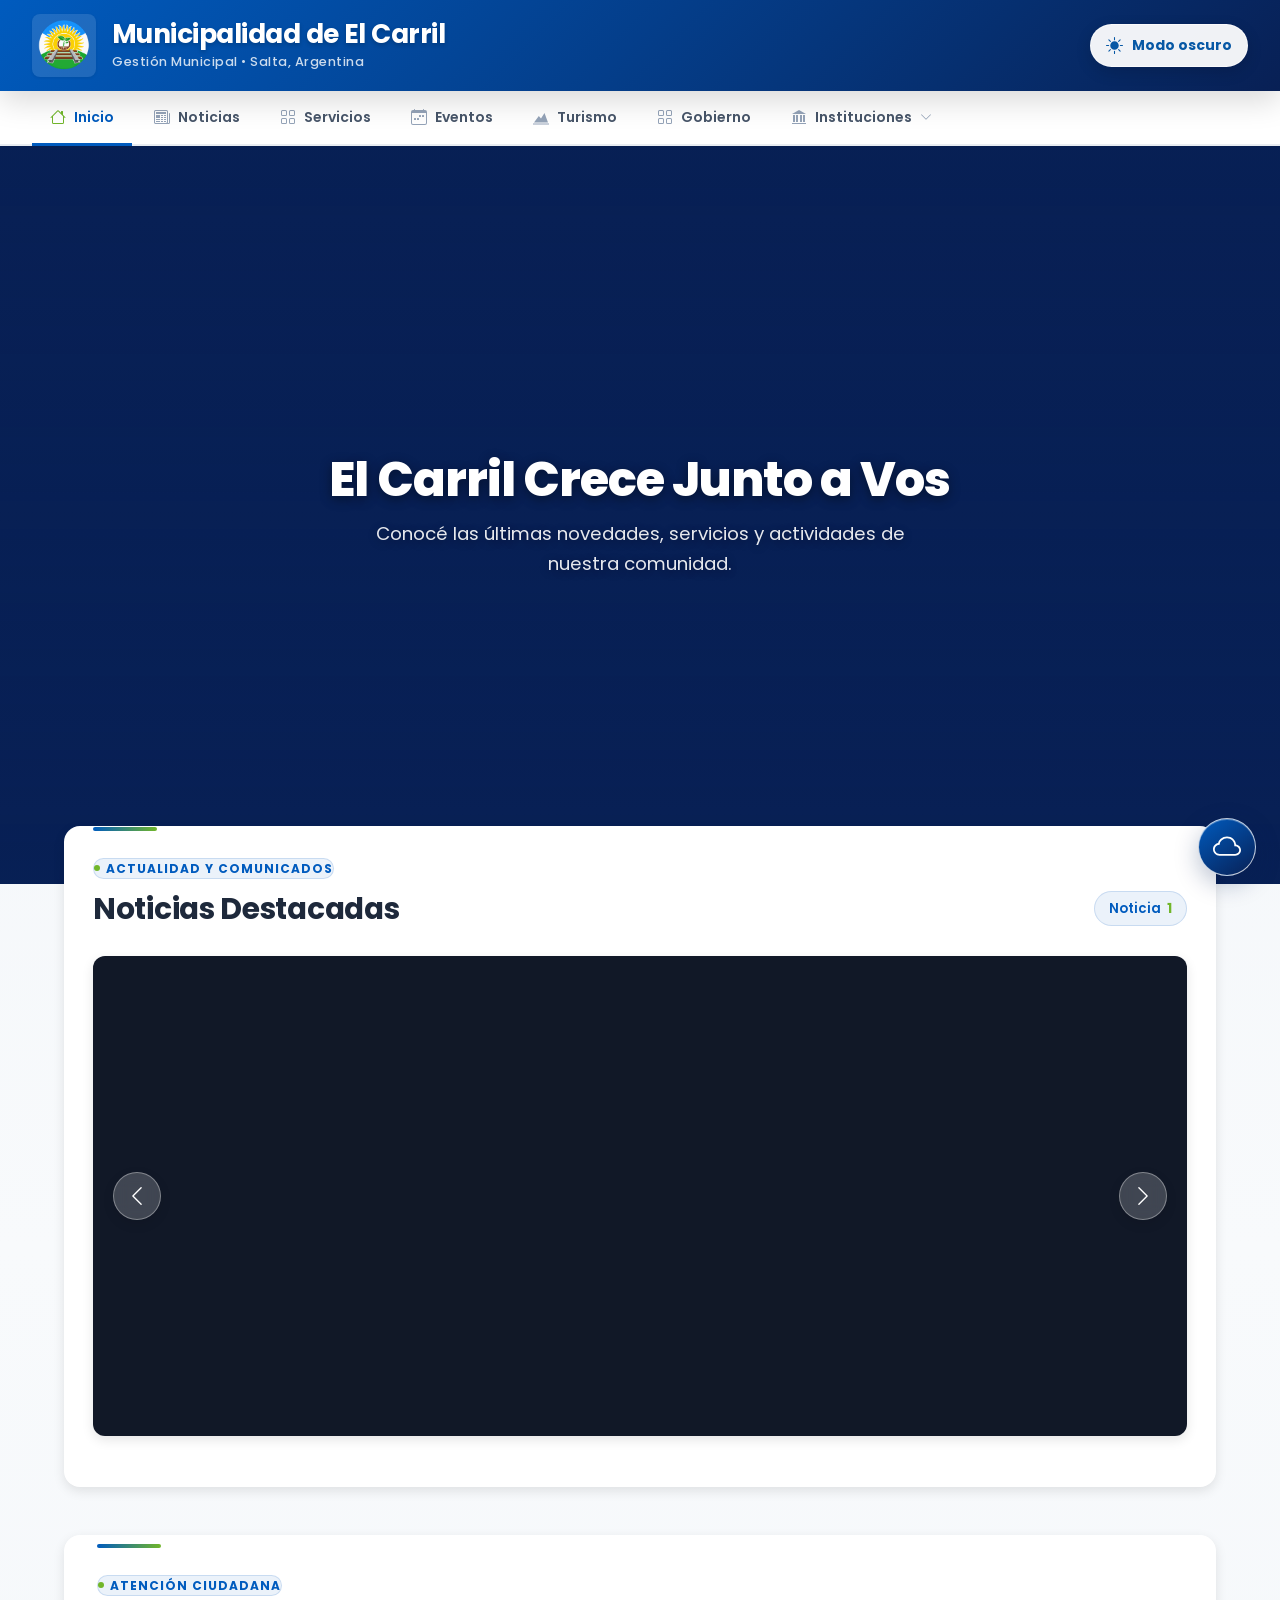
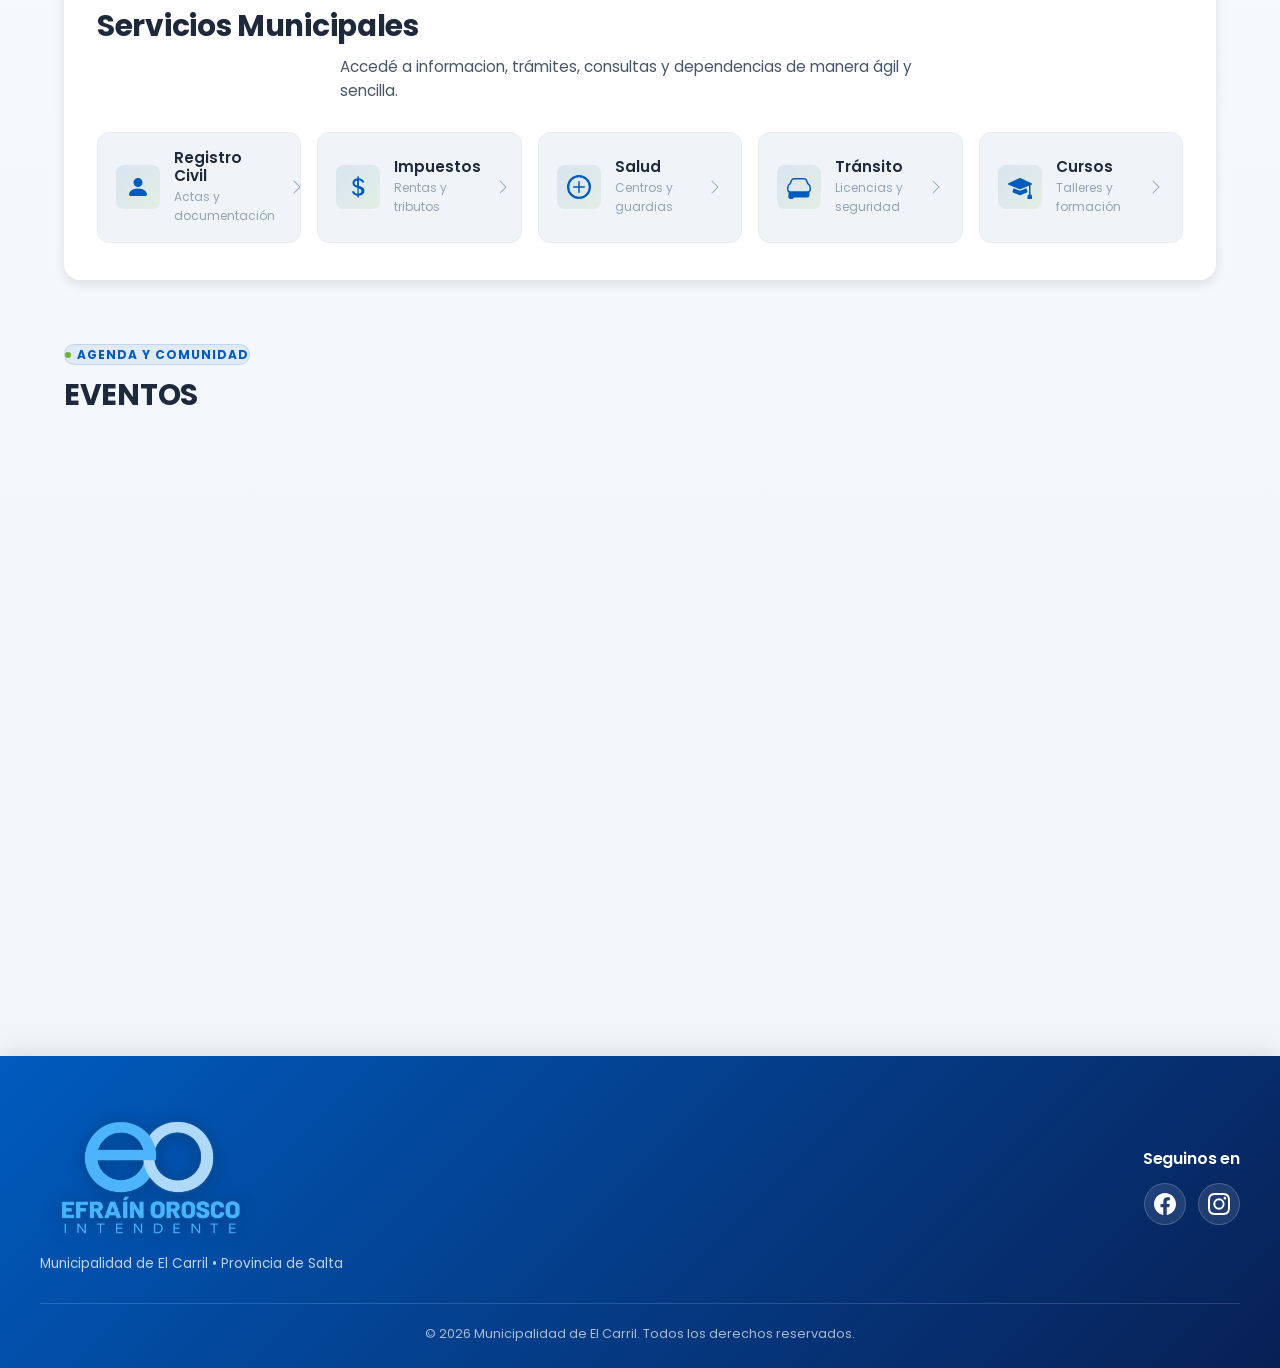
<file: index.html>
<!DOCTYPE html>
<html lang="es">

<head>
  <meta charset="UTF-8">
  <meta name="viewport" content="width=device-width, initial-scale=1.0">
  <title>Municipalidad de El Carril — Sitio Oficial</title>
  <link rel="stylesheet" href="style.css">
  <link rel="stylesheet" href="Servicios Municipales/servicios.css">
  <script src="script.js" defer></script>
  <link rel="preconnect" href="https://fonts.googleapis.com">
  <link rel="preconnect" href="https://fonts.gstatic.com" crossorigin>
  <link href="https://fonts.googleapis.com/css2?family=Poppins:wght@300;400;500;600;700;800&display=swap"
    rel="stylesheet">
  <style id="inicio-tema-verde">
    /* Acentos verdes de la portada */
    .pagina-inicio {
      --verde-principal: #087f5b;
      --verde-profundo: #064e3b;
      --verde-brillante: #22c55e;
      --verde-suave: #ecfdf5;
      --verde-borde: #bbf7d0;
      background: linear-gradient(180deg, #f0fdf4 0%, #f8fafc 42%, #f0fdf4 100%);
    }

    .pagina-inicio .header {
      background: linear-gradient(135deg, var(--verde-profundo), #0b6b4d 58%, var(--verde-principal));
      border-bottom: 3px solid var(--verde-brillante);
      box-shadow: 0 8px 24px rgba(6, 78, 59, .24);
    }

    .pagina-inicio #logo1 {
      background: rgba(236, 253, 245, .16);
      border: 1px solid rgba(255, 255, 255, .2);
    }

    .pagina-inicio .navbar {
      border-bottom-color: var(--verde-borde);
      box-shadow: 0 4px 16px rgba(6, 78, 59, .08);
    }

    .pagina-inicio .nav-link:hover,
    .pagina-inicio .navbar a:hover {
      color: var(--verde-principal);
      background: var(--verde-suave);
    }

    .pagina-inicio .nav-link.active {
      color: var(--verde-principal);
      border-bottom-color: var(--verde-brillante);
      background: linear-gradient(180deg, transparent, var(--verde-suave));
    }

    .pagina-inicio .parallax-overlay {
      background: linear-gradient(180deg, rgba(6, 78, 59, .38), rgba(6, 78, 59, .12) 48%, rgba(6, 78, 59, .58));
    }

    .pagina-inicio .section-tag,
    .pagina-inicio .noticia-badge {
      color: var(--verde-principal);
      background: var(--verde-suave);
      border: 1px solid var(--verde-borde);
      border-radius: 999px;
    }

    .pagina-inicio .tag-dot,
    .pagina-inicio .pulse-dot {
      background: var(--verde-brillante);
    }

    .pagina-inicio .noticias-section {
      margin-top: -58px;
    }

    .pagina-inicio .carrusel-container,
    .pagina-inicio .servicios-wrapper {
      border: 1px solid var(--verde-borde);
      box-shadow: 0 14px 32px rgba(6, 78, 59, .14);
    }

    .pagina-inicio .carrusel-container::before,
    .pagina-inicio .servicios-wrapper::before {
      content: '';
      display: block;
      width: 64px;
      height: 4px;
      margin: -28px 0 22px;
      border-radius: 999px;
      background: linear-gradient(90deg, var(--verde-principal), var(--verde-brillante));
    }

    .pagina-inicio .Servicios a {
      background: linear-gradient(145deg, #fff, var(--verde-suave));
      border-color: var(--verde-borde);
    }

    .pagina-inicio .Servicios a:hover {
      border-color: var(--verde-principal);
      box-shadow: 0 10px 24px rgba(8, 127, 91, .18);
    }

    .pagina-inicio .servicio-icon-box {
      background: linear-gradient(135deg, #d1fae5, #bbf7d0);
      color: var(--verde-principal);
    }

    .pagina-inicio .Servicios a:hover .servicio-icon-box,
    .pagina-inicio .tarjeta-grande::before {
      background: linear-gradient(135deg, var(--verde-profundo), var(--verde-brillante));
    }

    .pagina-inicio .btn-prev:hover,
    .pagina-inicio .btn-next:hover,
    .pagina-inicio .ms-wsp:hover {
      background: var(--verde-principal);
      border-color: var(--verde-principal);
      color: #fff;
    }

    .pagina-inicio .footer {
      background: linear-gradient(135deg, var(--verde-profundo), #073b2d 70%, #0b6b4d);
      border-top: 4px solid var(--verde-brillante);
    }

    /* Modo oscuro aplicado a todas las superficies y secciones del índice */
    .pagina-inicio.tema-oscuro {
      --inicio-fondo: #061c16;
      --inicio-superficie: #0d2b22;
      --inicio-superficie-2: #123b2f;
      --inicio-texto: #ecfdf5;
      --inicio-texto-suave: #b7d8ca;
      --inicio-verde: #6ee7a5;
      --inicio-borde: rgba(110, 231, 165, .24);
      background: radial-gradient(ellipse at 10% 12%, rgba(22, 101, 52, .28), transparent 36%), radial-gradient(ellipse at 90% 58%, rgba(8, 127, 91, .2), transparent 34%), var(--inicio-fondo);
      color: var(--inicio-texto);
    }

    .pagina-inicio.tema-oscuro .header {
      background: linear-gradient(115deg, #03261c, #075b43 62%, #087f5b);
      border-bottom-color: rgba(110, 231, 165, .48);
    }

    .pagina-inicio.tema-oscuro .navbar {
      background: rgba(4, 27, 21, .98);
      border-bottom-color: rgba(110, 231, 165, .28);
    }

    .pagina-inicio.tema-oscuro .navbar a,
    .pagina-inicio.tema-oscuro .navbar .nav-link {
      color: #d9f5e7;
    }

    .pagina-inicio.tema-oscuro .navbar a:hover,
    .pagina-inicio.tema-oscuro .navbar .nav-link:hover,
    .pagina-inicio.tema-oscuro .navbar a.active,
    .pagina-inicio.tema-oscuro .navbar .nav-link.active {
      color: var(--inicio-verde);
      background: rgba(110, 231, 165, .1);
      border-bottom-color: var(--inicio-verde);
    }

    .pagina-inicio.tema-oscuro .section-title,
    .pagina-inicio.tema-oscuro .Servicios li,
    .pagina-inicio.tema-oscuro .modal-noticia-titulo,
    .pagina-inicio.tema-oscuro .modal-cursos-titulo,
    .pagina-inicio.tema-oscuro .modal-salud h2,
    .pagina-inicio.tema-oscuro .modal-salud h3 {
      color: var(--inicio-texto);
    }

    .pagina-inicio.tema-oscuro .section-desc,
    .pagina-inicio.tema-oscuro .servicio-desc-text,
    .pagina-inicio.tema-oscuro .modal-noticia-descripcion,
    .pagina-inicio.tema-oscuro .modal-meta-item,
    .pagina-inicio.tema-oscuro .health-name,
    .pagina-inicio.tema-oscuro .health-info,
    .pagina-inicio.tema-oscuro .health-info li {
      color: var(--inicio-texto-suave);
    }

    .pagina-inicio.tema-oscuro .section-tag,
    .pagina-inicio.tema-oscuro .noticia-badge {
      color: var(--inicio-verde);
      background: rgba(110, 231, 165, .1);
      border-color: var(--inicio-borde);
    }

    .pagina-inicio.tema-oscuro .carrusel-container,
    .pagina-inicio.tema-oscuro .servicios-wrapper,
    .pagina-inicio.tema-oscuro .contenedor,
    .pagina-inicio.tema-oscuro #eventos-seccion {
      color: var(--inicio-texto);
    }

    .pagina-inicio.tema-oscuro .carrusel-container {
      background: linear-gradient(145deg, rgba(18, 59, 47, .96), rgba(9, 39, 30, .98));
      border-color: var(--inicio-borde);
    }

    .pagina-inicio.tema-oscuro .servicios-wrapper {
      background: rgba(13, 43, 34, .94);
      border-color: var(--inicio-borde);
    }

    .pagina-inicio.tema-oscuro .Servicios a,
    .pagina-inicio.tema-oscuro .health-card,
    .pagina-inicio.tema-oscuro .ms-section-header {
      background: linear-gradient(145deg, #123b2f, #0a271e);
      border-color: var(--inicio-borde);
      color: var(--inicio-texto);
    }

    .pagina-inicio.tema-oscuro .Servicios a:hover {
      background: linear-gradient(145deg, #19533f, #0d3427);
      border-color: var(--inicio-verde);
    }

    .pagina-inicio.tema-oscuro .servicio-icon-box {
      background: rgba(110, 231, 165, .14);
      color: var(--inicio-verde);
    }

    .pagina-inicio.tema-oscuro .btn-prev,
    .pagina-inicio.tema-oscuro .btn-next,
    .pagina-inicio.tema-oscuro .modal-btn-nav,
    .pagina-inicio.tema-oscuro .modal-btn-accion {
      background: rgba(110, 231, 165, .08);
      border-color: var(--inicio-borde);
      color: var(--inicio-verde);
    }

    .pagina-inicio.tema-oscuro .btn-prev:hover,
    .pagina-inicio.tema-oscuro .btn-next:hover,
    .pagina-inicio.tema-oscuro .modal-btn-nav:hover:not(:disabled),
    .pagina-inicio.tema-oscuro .modal-btn-accion:hover {
      background: #087f5b;
      border-color: var(--inicio-verde);
      color: #fff;
    }

    .pagina-inicio.tema-oscuro .modal-noticia-contenedor,
    .pagina-inicio.tema-oscuro .modal-cursos-contenedor,
    .pagina-inicio.tema-oscuro .modal-salud .ms-caja {
      background: linear-gradient(145deg, #123b2f, #081f18);
      border: 1px solid var(--inicio-borde);
      color: var(--inicio-texto);
    }

    .pagina-inicio.tema-oscuro .modal-noticia-footer,
    .pagina-inicio.tema-oscuro .modal-cursos-encabezado,
    .pagina-inicio.tema-oscuro .modal-salud .ms-header {
      background: rgba(5, 29, 22, .92);
      border-color: var(--inicio-borde);
    }

    .pagina-inicio.tema-oscuro .clima-flotante .widget-clima-carril {
      background: var(--inicio-superficie);
      border-color: var(--inicio-borde);
      color: var(--inicio-texto);
    }

    .pagina-inicio.tema-oscuro .footer {
      background: linear-gradient(120deg, #031b14, #083b2d 68%, #087f5b);
      border-top-color: rgba(110, 231, 165, .48);
    }

    @media (max-width: 768px) {
      .pagina-inicio .noticias-section { margin-top: -34px; }
      .pagina-inicio .carrusel-container::before,
      .pagina-inicio .servicios-wrapper::before { margin-top: -18px; }
    }
  </style>
  <style id="restaurar-tonos-azules">
    /* Restauración de la identidad azul institucional */
    .pagina-inicio {
      --verde-principal: #005bbe;
      --verde-profundo: #082055;
      --verde-brillante: #71b62a;
      --verde-suave: #eaf4ff;
      --verde-borde: #bfdbfe;
      background: linear-gradient(180deg, #f0f4f8 0%, #f8fafc 42%, #f0f4f8 100%);
    }

    .pagina-inicio .header {
      background: linear-gradient(135deg, #005bbe, #082055);
      border-bottom: 0;
      box-shadow: var(--sombra-lg);
    }

    .pagina-inicio #logo1 {
      background: rgba(255, 255, 255, .12);
      border: 0;
    }

    .pagina-inicio .navbar {
      border-bottom-color: #e8ecf1;
      box-shadow: var(--sombra-sm);
    }

    .pagina-inicio .nav-link:hover,
    .pagina-inicio .navbar a:hover {
      color: #005bbe;
      background: rgba(0, 91, 190, .04);
    }

    .pagina-inicio .nav-link.active {
      color: #005bbe;
      border-bottom-color: #005bbe;
      background: transparent;
    }

    .pagina-inicio .parallax-overlay {
      background: linear-gradient(180deg, rgba(8, 32, 85, .28), rgba(8, 32, 85, .12) 50%, rgba(8, 32, 85, .28));
    }

    .pagina-inicio .section-tag,
    .pagina-inicio .noticia-badge {
      color: #005bbe;
      background: rgba(0, 91, 190, .08);
      border-color: rgba(0, 91, 190, .15);
    }

    .pagina-inicio .carrusel-container,
    .pagina-inicio .servicios-wrapper {
      border-color: rgba(255, 255, 255, .8);
      box-shadow: var(--sombra-md);
    }

    .pagina-inicio .carrusel-container::before,
    .pagina-inicio .servicios-wrapper::before {
      background: linear-gradient(90deg, #005bbe, #71b62a);
    }

    .pagina-inicio .Servicios a {
      background: var(--gris-bg);
      border-color: var(--gris-claro);
    }

    .pagina-inicio .Servicios a:hover {
      border-color: #005bbe;
      box-shadow: var(--sombra-md);
    }

    .pagina-inicio .servicio-icon-box {
      background: linear-gradient(135deg, rgba(0, 91, 190, .1), rgba(113, 182, 42, .1));
      color: #005bbe;
    }

    .pagina-inicio .Servicios a:hover .servicio-icon-box,
    .pagina-inicio .tarjeta-grande::before {
      background: linear-gradient(135deg, #005bbe, #71b62a);
    }

    .pagina-inicio .footer {
      background: linear-gradient(135deg, #005bbe, #082055);
      border-top: 0;
    }

    /* Modo oscuro azul para todas las secciones */
    .pagina-inicio.tema-oscuro {
      --inicio-fondo: #07172f;
      --inicio-superficie: #10284a;
      --inicio-superficie-2: #16365e;
      --inicio-texto: #eef4fc;
      --inicio-texto-suave: #b9cbe0;
      --inicio-verde: #a5df69;
      --inicio-borde: rgba(166, 196, 224, .18);
      background: radial-gradient(ellipse at 12% 18%, rgba(17, 91, 151, .24), transparent 38%), radial-gradient(ellipse at 90% 56%, rgba(28, 112, 72, .16), transparent 34%), var(--inicio-fondo);
      color: var(--inicio-texto);
    }

    .pagina-inicio.tema-oscuro .header {
      background: linear-gradient(112deg, #082653, #0758a5 58%, #176b4b);
      border-bottom: 1px solid rgba(164, 218, 176, .38);
    }

    .pagina-inicio.tema-oscuro .navbar {
      background: rgba(7, 23, 47, .97);
      border-bottom-color: rgba(133, 195, 65, .3);
    }

    .pagina-inicio.tema-oscuro .navbar a,
    .pagina-inicio.tema-oscuro .navbar .nav-link {
      color: #e7effa;
    }

    .pagina-inicio.tema-oscuro .navbar a:hover,
    .pagina-inicio.tema-oscuro .navbar .nav-link:hover,
    .pagina-inicio.tema-oscuro .navbar a.active,
    .pagina-inicio.tema-oscuro .navbar .nav-link.active {
      color: #a5df69;
      background: rgba(165, 223, 105, .08);
      border-bottom-color: #a5df69;
    }

    .pagina-inicio.tema-oscuro .section-title,
    .pagina-inicio.tema-oscuro .Servicios li,
    .pagina-inicio.tema-oscuro .modal-noticia-titulo,
    .pagina-inicio.tema-oscuro .modal-cursos-titulo,
    .pagina-inicio.tema-oscuro .modal-salud h2,
    .pagina-inicio.tema-oscuro .modal-salud h3 {
      color: var(--inicio-texto);
    }

    .pagina-inicio.tema-oscuro .section-desc,
    .pagina-inicio.tema-oscuro .servicio-desc-text,
    .pagina-inicio.tema-oscuro .modal-noticia-descripcion,
    .pagina-inicio.tema-oscuro .modal-meta-item,
    .pagina-inicio.tema-oscuro .health-name,
    .pagina-inicio.tema-oscuro .health-info,
    .pagina-inicio.tema-oscuro .health-info li {
      color: var(--inicio-texto-suave);
    }

    .pagina-inicio.tema-oscuro .section-tag,
    .pagina-inicio.tema-oscuro .noticia-badge {
      color: #a5df69;
      background: rgba(0, 91, 190, .18);
      border-color: rgba(166, 196, 224, .22);
    }

    .pagina-inicio.tema-oscuro .carrusel-container {
      background: linear-gradient(145deg, #10284a, #0b1d39);
      border-color: var(--inicio-borde);
    }

    .pagina-inicio.tema-oscuro .servicios-wrapper,
    .pagina-inicio.tema-oscuro .Servicios a,
    .pagina-inicio.tema-oscuro .health-card,
    .pagina-inicio.tema-oscuro .ms-section-header {
      background: linear-gradient(145deg, #10284a, #0b1d39);
      border-color: var(--inicio-borde);
      color: var(--inicio-texto);
    }

    .pagina-inicio.tema-oscuro .servicio-icon-box {
      background: rgba(0, 91, 190, .2);
      color: #8bc7ff;
    }

    .pagina-inicio.tema-oscuro .btn-prev,
    .pagina-inicio.tema-oscuro .btn-next,
    .pagina-inicio.tema-oscuro .modal-btn-nav,
    .pagina-inicio.tema-oscuro .modal-btn-accion {
      background: rgba(0, 91, 190, .16);
      border-color: var(--inicio-borde);
      color: #a8d5ff;
    }

    .pagina-inicio.tema-oscuro .btn-prev:hover,
    .pagina-inicio.tema-oscuro .btn-next:hover,
    .pagina-inicio.tema-oscuro .modal-btn-nav:hover:not(:disabled),
    .pagina-inicio.tema-oscuro .modal-btn-accion:hover {
      background: #005bbe;
      border-color: #8bc7ff;
      color: #fff;
    }

    .pagina-inicio.tema-oscuro .modal-noticia-contenedor,
    .pagina-inicio.tema-oscuro .modal-cursos-contenedor,
    .pagina-inicio.tema-oscuro .modal-salud .ms-caja {
      background: linear-gradient(145deg, #10284a, #081a32);
      border-color: var(--inicio-borde);
      color: var(--inicio-texto);
    }

    .pagina-inicio.tema-oscuro .modal-noticia-footer,
    .pagina-inicio.tema-oscuro .modal-cursos-encabezado,
    .pagina-inicio.tema-oscuro .modal-salud .ms-header {
      background: rgba(7, 23, 47, .92);
      border-color: var(--inicio-borde);
    }

    .pagina-inicio.tema-oscuro .clima-flotante .widget-clima-carril {
      background: #10284a;
      border-color: var(--inicio-borde);
      color: var(--inicio-texto);
    }

    .pagina-inicio.tema-oscuro .footer {
      background: linear-gradient(120deg, #07172f, #0a2c4c 68%, #124c3c);
      border-top-color: rgba(131, 195, 65, .42);
    }
  </style>
  <style id="contraste-texto-oscuro">
    .pagina-inicio.tema-oscuro h1,
    .pagina-inicio.tema-oscuro h2,
    .pagina-inicio.tema-oscuro h3,
    .pagina-inicio.tema-oscuro h4,
    .pagina-inicio.tema-oscuro p,
    .pagina-inicio.tema-oscuro li,
    .pagina-inicio.tema-oscuro label,
    .pagina-inicio.tema-oscuro .section-title,
    .pagina-inicio.tema-oscuro .health-name,
    .pagina-inicio.tema-oscuro .health-info,
    .pagina-inicio.tema-oscuro .health-info li {
      color: #eef4fc;
    }

    .pagina-inicio.tema-oscuro .section-desc,
    .pagina-inicio.tema-oscuro .servicio-desc-text,
    .pagina-inicio.tema-oscuro .modal-noticia-descripcion,
    .pagina-inicio.tema-oscuro .modal-meta-item,
    .pagina-inicio.tema-oscuro .clima-provincia,
    .pagina-inicio.tema-oscuro .clima-detalles {
      color: #c5d6e8;
    }

    .pagina-inicio.tema-oscuro .modal-noticia-descripcion a,
    .pagina-inicio.tema-oscuro .health-info a {
      color: #9ed0ff;
    }

    .pagina-inicio.tema-oscuro .modal-noticia-descripcion a:hover,
    .pagina-inicio.tema-oscuro .health-info a:hover {
      color: #d7ecff;
    }
  </style>
</head>

<body class="pagina-inicio">

  <!-- ========== HEADER PRINCIPAL ========== -->
  <header class="header">
    <div class="header-container">
      <div class="header-left">
        <div class="logo">
          <img src="imagenes/logo1.png" alt="Municipalidad de El Carril" id="logo1">
        </div>
        <div class="titulo-wrapper">
          <h1 class="titulo">Municipalidad de El Carril</h1>
          <p class="subtitulo-header">Gestión Municipal &bull; Salta, Argentina</p>
        </div>
      </div>
      <div class="header-right">
        <button type="button" class="boton-tema" id="boton-tema" aria-label="Activar tema oscuro" aria-pressed="false">
          <svg class="tema-icono tema-icono-sol" viewBox="0 0 16 16" aria-hidden="true"><path d="M8 12a4 4 0 1 0 0-8 4 4 0 0 0 0 8M8 0a.5.5 0 0 1 .5.5v2a.5.5 0 0 1-1 0v-2A.5.5 0 0 1 8 0m0 13a.5.5 0 0 1 .5.5v2a.5.5 0 0 1-1 0v-2A.5.5 0 0 1 8 13m8-5a.5.5 0 0 1-.5.5h-2a.5.5 0 0 1 0-1h2a.5.5 0 0 1 .5.5M3 8a.5.5 0 0 1-.5.5h-2a.5.5 0 0 1 0-1h2A.5.5 0 0 1 3 8m10.657-5.657a.5.5 0 0 1 0 .707l-1.414 1.415a.5.5 0 1 1-.707-.708l1.414-1.414a.5.5 0 0 1 .707 0m-9.193 9.193a.5.5 0 0 1 0 .707L3.05 13.657a.5.5 0 0 1-.707-.707l1.414-1.414a.5.5 0 0 1 .707 0m9.193 2.121a.5.5 0 0 1-.707 0l-1.414-1.414a.5.5 0 1 1 .707-.707l1.414 1.414a.5.5 0 0 1 0 .707M4.464 4.465a.5.5 0 0 1-.707 0L2.343 3.05a.5.5 0 1 1 .707-.707l1.414 1.414a.5.5 0 0 1 0 .708"/></svg>
          <svg class="tema-icono tema-icono-luna" viewBox="0 0 16 16" aria-hidden="true"><path d="M6 .278a.77.77 0 0 1 .08.858 7.2 7.2 0 0 0-.878 3.46c0 4.021 3.278 7.277 7.318 7.277q.792-.001 1.533-.16a.79.79 0 0 1 .81.316.73.73 0 0 1-.031.893A8.35 8.35 0 0 1 8.344 16C3.734 16 0 12.286 0 7.71 0 4.266 2.114 1.312 5.124.06A.75.75 0 0 1 6 .278M4.858 1.311A7.27 7.27 0 0 0 1.025 7.71c0 4.02 3.279 7.276 7.319 7.276a7.32 7.32 0 0 0 5.205-2.162q-.506.063-1.029.063c-4.61 0-8.343-3.714-8.343-8.29 0-1.167.242-2.278.681-3.286"/></svg>
          <span id="tema-etiqueta">Modo oscuro</span>
        </button>
      </div>
      <!--<div class="header-right">
        <a href="admin2.html" class="btn-header-admin" title="Acceso al Panel de Administración">
          <svg xmlns="http://www.w3.org/2000/svg" width="16" height="16" fill="currentColor" viewBox="0 0 16 16">
            <path d="M11 6a3 3 0 1 1-6 0 3 3 0 0 1 6 0z"/>
            <path fill-rule="evenodd" d="M0 8a8 8 0 1 1 16 0A8 8 0 0 1 0 8zm8-7a7 7 0 0 0-5.468 11.37C3.242 11.226 4.805 10 8 10s4.757 1.225 5.468 2.37A7 7 0 0 0 8 1z"/>
          </svg>
          <span>Acceso Administración</span>
        </a>
      </div>-->
    </div>
  </header>
  <!-- Boton flotante del clima -->
  <div class="clima-flotante" id="clima-flotante">
    <button type="button" class="clima-boton" id="clima-toggle" aria-expanded="false" aria-controls="widget-clima-carril" aria-label="Clima actual de El Carril. Ver detalles">
      <span class="clima-boton-icono" id="carril-icono" aria-hidden="true">
        <svg xmlns="http://www.w3.org/2000/svg" viewBox="0 0 16 16" class="bi bi-cloud"><path d="M4.406 3.342A5.53 5.53 0 0 1 8 2c2.69 0 4.923 2 5.166 4.579C14.758 6.804 16 8.137 16 9.773 16 11.569 14.502 13 12.687 13H3.781C1.708 13 0 11.366 0 9.318c0-1.763 1.266-3.223 2.942-3.593.143-.863.698-1.723 1.464-2.383m.653.757c-.757.653-1.153 1.44-1.153 2.056v.448l-.445.049C2.064 6.805 1 7.952 1 9.318 1 10.785 2.23 12 3.781 12h8.906C13.98 12 15 10.988 15 9.773c0-1.216-1.02-2.228-2.313-2.228h-.5v-.5C12.188 4.825 10.328 3 8 3a4.53 4.53 0 0 0-2.941 1.1z"/></svg>
      </span>
      <span class="clima-boton-tooltip" aria-hidden="true">Clima</span>
    </button>
    <div class="widget-clima-carril" id="widget-clima-carril" role="region" aria-label="Informacion actual del clima" aria-hidden="true">
      <div class="clima-panel-header">
        <div>
          <div class="clima-lugar">El Carril</div>
          <div class="clima-provincia">Salta, Argentina</div>
        </div>
        <button type="button" class="clima-cerrar" id="clima-cerrar" aria-label="Cerrar informacion del clima">&times;</button>
      </div>
      <div class="clima-cuerpo">
        <div class="clima-temp" id="carril-temp">--&#176;</div>
        <div class="clima-estado" id="carril-estado">Cargando...</div>
      </div>
      <div class="clima-detalles">
        <span>Humedad <strong id="carril-humedad">--%</strong></span>
        <span>Viento <strong id="carril-viento">-- km/h</strong></span>
      </div>
    </div>
  </div>
  <!-- ========== BARRA DE NAVEGACIÓN ========== -->
  <nav class="navbar">
    <div class="navbar-container">
      <div class="nav-links">
        <a href="#" class="nav-link active">
          <svg xmlns="http://www.w3.org/2000/svg" width="16" height="16" fill="currentColor" viewBox="0 0 16 16">
            <path
              d="M8.707 1.5a1 1 0 0 0-1.414 0L.646 8.146a.5.5 0 0 0 .708.708L2 8.207V13.5A1.5 1.5 0 0 0 3.5 15h9a1.5 1.5 0 0 0 1.5-1.5V8.207l.646.647a.5.5 0 0 0 .708-.708L13 5.793V2.5a.5.5 0 0 0-.5-.5h-1a.5.5 0 0 0-.5.5v1.293zM13 7.207V13.5a.5.5 0 0 1-.5.5h-9a.5.5 0 0 1-.5-.5V7.207l5-5z" />
          </svg>
          Inicio
        </a>
        <a href="noticias.html" class="nav-link">
          <svg xmlns="http://www.w3.org/2000/svg" width="16" height="16" fill="currentColor" viewBox="0 0 16 16">
            <path
              d="M0 2.5A1.5 1.5 0 0 1 1.5 1h11A1.5 1.5 0 0 1 14 2.5v10.528c0 .3-.05.654-.238.972h.738a.5.5 0 0 0 .5-.5v-9a.5.5 0 0 1 1 0v9a1.5 1.5 0 0 1-1.5 1.5H1.497A1.497 1.497 0 0 1 0 13.5zM12 14c.37 0 .654-.211.853-.441.092-.106.147-.279.147-.559V2.5a.5.5 0 0 0-.5-.5h-11a.5.5 0 0 0-.5.5v11c0 .278.223.5.497.5z" />
            <path
              d="M2 3h10v2H2zm0 3h4v3H2zm0 4h4v1H2zm0 2h4v1H2zm5-6h2v1H7zm3 0h2v1h-2zM7 8h2v1H7zm3 0h2v1h-2zm-3 2h2v1H7zm3 0h2v1h-2zm-3 2h2v1H7zm3 0h2v1h-2z" />
          </svg>
          Noticias
        </a>
        <a href="#Servicios" class="nav-link">
          <svg xmlns="http://www.w3.org/2000/svg" width="16" height="16" fill="currentColor" viewBox="0 0 16 16">
            <path
              d="M1 2.5A1.5 1.5 0 0 1 2.5 1h3A1.5 1.5 0 0 1 7 2.5v3A1.5 1.5 0 0 1 5.5 7h-3A1.5 1.5 0 0 1 1 5.5zM2.5 2a.5.5 0 0 0-.5.5v3a.5.5 0 0 0 .5.5h3a.5.5 0 0 0 .5-.5v-3a.5.5 0 0 0-.5-.5zm6.5.5A1.5 1.5 0 0 1 10.5 1h3A1.5 1.5 0 0 1 15 2.5v3A1.5 1.5 0 0 1 13.5 7h-3A1.5 1.5 0 0 1 9 5.5zm1.5-.5a.5.5 0 0 0-.5.5v3a.5.5 0 0 0 .5.5h3a.5.5 0 0 0 .5-.5v-3a.5.5 0 0 0-.5-.5zM1 10.5A1.5 1.5 0 0 1 2.5 9h3A1.5 1.5 0 0 1 7 10.5v3A1.5 1.5 0 0 1 5.5 15h-3A1.5 1.5 0 0 1 1 13.5zm1.5-.5a.5.5 0 0 0-.5.5v3a.5.5 0 0 0 .5.5h3a.5.5 0 0 0 .5-.5v-3a.5.5 0 0 0-.5-.5zm6.5.5A1.5 1.5 0 0 1 10.5 9h3a1.5 1.5 0 0 1 1.5 1.5v3a1.5 1.5 0 0 1-1.5 1.5h-3A1.5 1.5 0 0 1 9 13.5zm1.5-.5a.5.5 0 0 0-.5.5v3a.5.5 0 0 0 .5.5h3a.5.5 0 0 0 .5-.5v-3a.5.5 0 0 0-.5-.5z" />
          </svg>
          Servicios
        </a>
        <a href="eventos.html" class="nav-link">
          <svg xmlns="http://www.w3.org/2000/svg" width="16" height="16" fill="currentColor" viewBox="0 0 16 16">
            <path
              d="M11 6.5a.5.5 0 0 1 .5-.5h1a.5.5 0 0 1 .5.5v1a.5.5 0 0 1-.5.5h-1a.5.5 0 0 1-.5-.5zm-3 0a.5.5 0 0 1 .5-.5h1a.5.5 0 0 1 .5.5v1a.5.5 0 0 1-.5.5h-1a.5.5 0 0 1-.5-.5zm-5 3a.5.5 0 0 1 .5-.5h1a.5.5 0 0 1 .5.5v1a.5.5 0 0 1-.5.5h-1a.5.5 0 0 1-.5-.5zm3 0a.5.5 0 0 1 .5-.5h1a.5.5 0 0 1 .5.5v1a.5.5 0 0 1-.5.5h-1a.5.5 0 0 1-.5-.5z" />
            <path
              d="M3.5 0a.5.5 0 0 1 .5.5V1h8V.5a.5.5 0 0 1 1 0V1h1a2 2 0 0 1 2 2v11a2 2 0 0 1-2 2H2a2 2 0 0 1-2-2V3a2 2 0 0 1 2-2h1V.5a.5.5 0 0 1 .5-.5M1 4v10a1 1 0 0 0 1 1h12a1 1 0 0 0 1-1V4z" />
          </svg>
          Eventos
        </a>
        <a href="#" class="nav-link">
          <svg xmlns="http://www.w3.org/2000/svg" width="16" height="16" fill="currentColor" viewBox="0 0 16 16" aria-hidden="true">
            <path d="M1 13.5 5.8 7l2.2 2.5L11.5 4l3.5 9.5z" />
            <path d="M0 14.5h16v1H0z" />
          </svg>
          Turismo
        </a>
        <a href="gobierno.html" class="nav-link">
          <svg xmlns="http://www.w3.org/2000/svg" width="16" height="16" fill="currentColor" viewBox="0 0 16 16">
            <path
              d="M1 2.5A1.5 1.5 0 0 1 2.5 1h3A1.5 1.5 0 0 1 7 2.5v3A1.5 1.5 0 0 1 5.5 7h-3A1.5 1.5 0 0 1 1 5.5zM2.5 2a.5.5 0 0 0-.5.5v3a.5.5 0 0 0 .5.5h3a.5.5 0 0 0 .5-.5v-3a.5.5 0 0 0-.5-.5zm6.5.5A1.5 1.5 0 0 1 10.5 1h3A1.5 1.5 0 0 1 15 2.5v3A1.5 1.5 0 0 1 13.5 7h-3A1.5 1.5 0 0 1 9 5.5zm1.5-.5a.5.5 0 0 0-.5.5v3a.5.5 0 0 0 .5.5h3a.5.5 0 0 0 .5-.5v-3a.5.5 0 0 0-.5-.5zM1 10.5A1.5 1.5 0 0 1 2.5 9h3A1.5 1.5 0 0 1 7 10.5v3A1.5 1.5 0 0 1 5.5 15h-3A1.5 1.5 0 0 1 1 13.5zm1.5-.5a.5.5 0 0 0-.5.5v3a.5.5 0 0 0 .5.5h3a.5.5 0 0 0 .5-.5v-3a.5.5 0 0 0-.5-.5zm6.5.5A1.5 1.5 0 0 1 10.5 9h3a1.5 1.5 0 0 1 1.5 1.5v3a1.5 1.5 0 0 1-1.5 1.5h-3A1.5 1.5 0 0 1 9 13.5zm1.5-.5a.5.5 0 0 0-.5.5v3a.5.5 0 0 0 .5.5h3a.5.5 0 0 0 .5-.5v-3a.5.5 0 0 0-.5-.5z" />
          </svg>
          Gobierno
        </a>
        <div class="dropdown" id="dropdown-instituciones">
          <a href="javascript:void(0)" class="nav-link dropbtn" aria-haspopup="true" aria-expanded="false">
            <svg xmlns="http://www.w3.org/2000/svg" width="16" height="16" fill="currentColor" viewBox="0 0 16 16" aria-hidden="true">
              <path d="M1 15h14v-1H1zm1-2h2V6H2zm3 0h2V6H5zm4 0h2V6H9zm3 0h2V6h-2zM1 5h14L8 1z" />
            </svg>
            Instituciones
            <svg xmlns="http://www.w3.org/2000/svg" width="12" height="12" fill="currentColor" viewBox="0 0 16 16">
              <path fill-rule="evenodd"
                d="M1.646 4.646a.5.5 0 0 1 .708 0L8 10.293l5.646-5.647a.5.5 0 0 1 .708.708l-6 6a.5.5 0 0 1-.708 0l-6-6a.5.5 0 0 1 0-.708z" />
            </svg>
          </a>
          <div class="dropdown-content">
            <a href="https://pdelcarril.netlify.app/" target="_blank" rel="noopener">Punto Digital</a>
            <a href="https://www.facebook.com/share/1DrHP84jLg/" target="_blank" rel="noopener">Escuela N°4281 Manuel J.
              Castilla</a>
            <a href="https://www.facebook.com/share/19d62XVhT3/" target="_blank" rel="noopener">IES N°6012</a>
            <a href="https://www.facebook.com/share/14r4hW4iFUL/" target="_blank" rel="noopener">Escuela Técnica
              N°3116</a>

          </div>
        </div>
      </div>
    </div>
  </nav>


  <!-- ========== HERO PARALLAX VIDEO ========== -->
  <section class="parallax">
    <video autoplay muted loop playsinline class="video-bg">
      <source src="imagenes/prueba10.mp4" type="video/mp4">
    </video>
    <div class="parallax-overlay"></div>
    <div class="parallax-hero-content">
      <!--<span class="hero-badge">
        <span class="pulse-dot"></span>
        Portal Ciudadano
      </span>-->
      <h2 class="hero-title">El Carril Crece Junto a Vos</h2>
      <p class="hero-subtitle">Conocé las últimas novedades, servicios y actividades de nuestra comunidad.</p>
    </div>
  </section>

  <!-- ========== SECCIÓN NOTICIAS (CARRUSEL) ========== -->
  <section id="inicio" class="noticias-section">
    <div class="carrusel-container">
      <div class="section-title-wrap">
        <div class="section-tag">
          <span class="tag-dot"></span>
          ACTUALIDAD Y COMUNICADOS
        </div>
        <div class="section-title-row">
          <h2 class="section-title">Noticias Destacadas</h2>
          <span class="noticia-badge">
            Noticia <span class="noticia-num" id="noticia-num">1</span>
          </span>
        </div>
      </div>

      <div id="noticias" class="carrusel">
        <div class="pista" id="pista"></div>
        <button class="btn-prev" onclick="mover(-1)" aria-label="Noticia anterior">
          <svg xmlns="http://www.w3.org/2000/svg" width="22" height="22" fill="currentColor" viewBox="0 0 16 16">
            <path fill-rule="evenodd"
              d="M11.354 1.646a.5.5 0 0 1 0 .708L5.707 8l5.647 5.646a.5.5 0 0 1-.708.708l-6-6a.5.5 0 0 1 0-.708l6-6a.5.5 0 0 1 .708 0z" />
          </svg>
        </button>
        <button class="btn-next" onclick="mover(1)" aria-label="Noticia siguiente">
          <svg xmlns="http://www.w3.org/2000/svg" width="22" height="22" fill="currentColor" viewBox="0 0 16 16">
            <path fill-rule="evenodd"
              d="M4.646 1.646a.5.5 0 0 1 .708 0l6 6a.5.5 0 0 1 0 .708l-6 6a.5.5 0 0 1-.708-.708L10.293 8 4.646 2.354a.5.5 0 0 1 0-.708z" />
          </svg>
        </button>
      </div>

      <div class="puntos-container">
        <div class="puntos" id="puntos"></div>
      </div>
    </div>
    <!-- Ventana flotante de noticias (Modal interactivo) -->
    <dialog id="modal-noticia" class="modal-noticia" aria-labelledby="modal-noticia-titulo"
      aria-describedby="modal-noticia-descripcion">
      <div class="modal-noticia-contenedor">
        <!-- Barra superior / Header -->
        <header class="modal-noticia-topbar">
          <div class="modal-noticia-badge">
            <span class="tag-dot"></span>
            <span class="modal-badge-texto">NOTICIA OFICIAL</span>
            <span class="modal-badge-separador">&bull;</span>
            <span id="modal-noticia-contador" class="modal-badge-contador">1 de 1</span>
          </div>

          <button type="button" id="cerrar-modal-noticia" class="modal-noticia-cerrar" aria-label="Cerrar noticia"
            title="Cerrar ventana (Esc)">
            <svg xmlns="http://www.w3.org/2000/svg" width="18" height="18" fill="currentColor" viewBox="0 0 16 16"
              aria-hidden="true">
              <path
                d="M2.146 2.854a.5.5 0 1 1 .708-.708L8 7.293l5.146-5.147a.5.5 0 0 1 .708.708L8.707 8l5.147 5.146a.5.5 0 0 1-.708.708L8 8.707l-5.146 5.147a.5.5 0 0 1-.708-.708L7.293 8 2.146 2.854Z" />
            </svg>
          </button>
        </header>

        <!-- Cuerpo con scroll: contiene la imagen y toda la información -->
        <article class="modal-noticia-cuerpo">
          <!-- Cabecera de medios: Imagen de alta calidad o Banner institucional de respaldo -->
          <div class="modal-noticia-media" id="modal-noticia-media">
            <img id="modal-noticia-imagen" class="modal-noticia-imagen" alt="">
            <div id="modal-noticia-banner-fallback" class="modal-noticia-banner-fallback" hidden>
              <div class="banner-fallback-icono">
                <img src="imagenes/logo1.png" alt="Municipalidad de El Carril">
              </div>
              <div class="banner-fallback-info">
                <span class="banner-fallback-muni">Municipalidad de El Carril</span>
                <span class="banner-fallback-sub">Gestión Municipal &bull; Información Oficial</span>
              </div>
            </div>
          </div>

          <div class="modal-noticia-detalle">
            <!-- Metadatos de la noticia -->
            <div class="modal-noticia-meta">
              <div class="modal-meta-item modal-meta-fecha">
                <svg xmlns="http://www.w3.org/2000/svg" width="15" height="15" fill="currentColor" viewBox="0 0 16 16"
                  aria-hidden="true">
                  <path
                    d="M3.5 0a.5.5 0 0 1 .5.5V1h8V.5a.5.5 0 0 1 1 0V1h1a2 2 0 0 1 2 2v11a2 2 0 0 1-2 2H2a2 2 0 0 1-2-2V3a2 2 0 0 1 2-2h1V.5a.5.5 0 0 1 .5-.5M1 4v10a1 1 0 0 0 1 1h12a1 1 0 0 0 1-1V4z" />
                </svg>
                <time id="modal-noticia-fecha"></time>
              </div>

              <div class="modal-meta-item modal-meta-lectura" id="modal-noticia-lectura-wrap">
                <svg xmlns="http://www.w3.org/2000/svg" width="15" height="15" fill="currentColor" viewBox="0 0 16 16"
                  aria-hidden="true">
                  <path d="M8 3.5a.5.5 0 0 0-1 0V9a.5.5 0 0 0 .252.434l3.5 2a.5.5 0 0 0 .496-.868L8 8.71V3.5z" />
                  <path d="M8 16A8 8 0 1 0 8 0a8 8 0 0 0 0 16zm7-8A7 7 0 1 1 1 8a7 7 0 0 1 14 0z" />
                </svg>
                <span id="modal-noticia-lectura">1 min de lectura</span>
              </div>

              <span class="modal-meta-tag">Prensa El Carril</span>
            </div>

            <!-- Título completo -->
            <h2 id="modal-noticia-titulo" class="modal-noticia-titulo"></h2>

            <!-- Línea decorativa distintiva acorde al diseño -->
            <div class="modal-noticia-divisor" aria-hidden="true"></div>

            <!-- Descripción completa con soporte para TEXT (múltiples párrafos, listas, enlaces) -->
            <div id="modal-noticia-descripcion" class="modal-noticia-descripcion"></div>
          </div>
        </article>

        <!-- Barra inferior / Footer con navegación entre noticias y acciones -->
        <footer class="modal-noticia-footer">
          <div class="modal-nav-grupo">
            <button type="button" id="modal-btn-prev" class="modal-btn-nav" aria-label="Ver noticia anterior"
              title="Noticia anterior (Flecha izquierda)">
              <svg xmlns="http://www.w3.org/2000/svg" width="16" height="16" fill="currentColor" viewBox="0 0 16 16"
                aria-hidden="true">
                <path fill-rule="evenodd"
                  d="M11.354 1.646a.5.5 0 0 1 0 .708L5.707 8l5.647 5.646a.5.5 0 0 1-.708.708l-6-6a.5.5 0 0 1 0-.708l6-6a.5.5 0 0 1 .708 0z" />
              </svg>
              <span>Anterior</span>
            </button>
            <button type="button" id="modal-btn-next" class="modal-btn-nav" aria-label="Ver noticia siguiente"
              title="Noticia siguiente (Flecha derecha)">
              <span>Siguiente</span>
              <svg xmlns="http://www.w3.org/2000/svg" width="16" height="16" fill="currentColor" viewBox="0 0 16 16"
                aria-hidden="true">
                <path fill-rule="evenodd"
                  d="M4.646 1.646a.5.5 0 0 1 .708 0l6 6a.5.5 0 0 1 0 .708l-6 6a.5.5 0 0 1-.708-.708L10.293 8 4.646 2.354a.5.5 0 0 1 0-.708z" />
              </svg>
            </button>
          </div>

          <div class="modal-acciones-grupo">
            <button type="button" id="modal-btn-compartir" class="modal-btn-accion modal-btn-compartir"
              title="Compartir o copiar enlace">
              <svg xmlns="http://www.w3.org/2000/svg" width="15" height="15" fill="currentColor" viewBox="0 0 16 16"
                aria-hidden="true">
                <path
                  d="M13.5 1a1.5 1.5 0 1 0 0 3 1.5 1.5 0 0 0 0-3zM11 2.5a2.5 2.5 0 1 1 .603 1.628l-6.718 3.12a2.499 2.499 0 0 1 0 1.504l6.718 3.12a2.5 2.5 0 1 1-.488.876l-6.718-3.12a2.5 2.5 0 1 1 0-3.256l6.718-3.12A2.5 2.5 0 0 1 11 2.5zm-8.5 4a1.5 1.5 0 1 0 0 3 1.5 1.5 0 0 0 0-3zm11 5.5a1.5 1.5 0 1 0 0 3 1.5 1.5 0 0 0 0-3z" />
              </svg>
              <span id="modal-compartir-texto">Compartir</span>
            </button>

            <button type="button" id="modal-btn-cerrar-footer" class="modal-btn-accion modal-btn-cerrar-footer">
              Cerrar
            </button>
          </div>
        </footer>
      </div>
    </dialog>
    <!-- ========== SECCIÓN SERVICIOS ========== -->
    <div id="Servicios" class="servicios-wrapper">
      <div cla ss="section-title-wrap text-center">
        <div class="section-tag center">
          <span class="tag-dot"></span>
          ATENCIÓN CIUDADANA
        </div>
        <h2 class="section-title">Servicios Municipales</h2>
        <p class="section-desc">Accedé a informacion, trámites, consultas y dependencias de manera ágil y sencilla.</p>
      </div>

      <ul class="Servicios">
        <a href="#modal-registro" data-abrir-modal="modal-registro" aria-haspopup="dialog">
          <div class="servicio-icon-box">
            <svg xmlns="http://www.w3.org/2000/svg" width="24" height="24" fill="currentColor" viewBox="0 0 16 16">
              <path d="M3 14s-1 0-1-1 1-4 6-4 6 3 6 4-1 1-1 1H3Zm5-6a3 3 0 1 0 0-6 3 3 0 0 0 0 6Z" />
            </svg>
          </div>
          <div class="servicio-content">
            <li>Registro Civil</li>
            <span class="servicio-desc-text">Actas y documentación</span>
          </div>
          <span class="servicio-arrow">
            <svg xmlns="http://www.w3.org/2000/svg" width="16" height="16" fill="currentColor" viewBox="0 0 16 16">
              <path fill-rule="evenodd"
                d="M4.646 1.646a.5.5 0 0 1 .708 0l6 6a.5.5 0 0 1 0 .708l-6 6a.5.5 0 0 1-.708-.708L10.293 8 4.646 2.354a.5.5 0 0 1 0-.708z" />
            </svg>
          </span>
        </a>
        <a href="#modal-impuestos" data-abrir-modal="modal-impuestos" aria-haspopup="dialog">
          <div class="servicio-icon-box">
            <svg xmlns="http://www.w3.org/2000/svg" width="24" height="24" fill="currentColor" viewBox="0 0 16 16">
              <path
                d="M4 10.781c.148 1.667 1.513 2.85 3.591 3.003V15h1.043v-1.216c2.27-.179 3.678-1.438 3.678-3.3 0-1.59-.947-2.51-2.956-3.028l-.722-.187V3.467c1.122.11 1.879.714 2.07 1.616h1.47c-.166-1.6-1.54-2.748-3.54-2.875V1H7.591v1.233c-1.939.23-3.27 1.472-3.27 3.156 0 1.454.966 2.483 2.661 2.917l.61.162v4.031c-1.149-.17-1.94-.8-2.131-1.718H4zm3.391-3.836c-1.253-.32-1.76-.8-1.76-1.56 0-.827.674-1.446 1.76-1.583v3.143zm1.043 2.077c1.29.34 1.83.82 1.83 1.637 0 .894-.74 1.53-1.83 1.66v-3.297z" />
            </svg>
          </div>
          <div class="servicio-content">
            <li>Impuestos</li>
            <span class="servicio-desc-text">Rentas y tributos</span>
          </div>
          <span class="servicio-arrow">
            <svg xmlns="http://www.w3.org/2000/svg" width="16" height="16" fill="currentColor" viewBox="0 0 16 16">
              <path fill-rule="evenodd"
                d="M4.646 1.646a.5.5 0 0 1 .708 0l6 6a.5.5 0 0 1 0 .708l-6 6a.5.5 0 0 1-.708-.708L10.293 8 4.646 2.354a.5.5 0 0 1 0-.708z" />
            </svg>
          </span>
        </a>
        <a href="#modal-salud" data-abrir-modal="modal-salud" aria-haspopup="dialog">
          <div class="servicio-icon-box">
            <svg xmlns="http://www.w3.org/2000/svg" width="24" height="24" fill="currentColor" viewBox="0 0 16 16">
              <path fill-rule="evenodd"
                d="M8 1.5a6.5 6.5 0 1 0 0 13 6.5 6.5 0 0 0 0-13zM0 8a8 8 0 1 1 16 0A8 8 0 0 1 0 8z" />
              <path
                d="M8 4a.5.5 0 0 1 .5.5v3h3a.5.5 0 0 1 0 1h-3v3a.5.5 0 0 1-1 0v-3h-3a.5.5 0 0 1 0-1h3v-3A.5.5 0 0 1 8 4z" />
            </svg>
          </div>
          <div class="servicio-content">
            <li>Salud</li>
            <span class="servicio-desc-text">Centros y guardias</span>
          </div>
          <span class="servicio-arrow">
            <svg xmlns="http://www.w3.org/2000/svg" width="16" height="16" fill="currentColor" viewBox="0 0 16 16">
              <path fill-rule="evenodd"
                d="M4.646 1.646a.5.5 0 0 1 .708 0l6 6a.5.5 0 0 1 0 .708l-6 6a.5.5 0 0 1-.708-.708L10.293 8 4.646 2.354a.5.5 0 0 1 0-.708z" />
            </svg>
          </span>
        </a>
        <a href="#modal-licencias" data-abrir-modal="modal-licencias" aria-haspopup="dialog">
          <div class="servicio-icon-box">
            <svg xmlns="http://www.w3.org/2000/svg" width="24" height="24" fill="currentColor" viewBox="0 0 16 16">
              <path
                d="M2.52 3.515A2.5 2.5 0 0 1 4.82 2h6.362c1 0 1.904.596 2.298 1.515l.792 1.848c.075.175.21.319.38.404.5.25.855.715.965 1.262l.335 1.679q.05.242.049.49v.413c0 .814-.39 1.543-1 1.997V13.5a1.5 1.5 0 0 1-1.5 1.5h-9A1.5 1.5 0 0 1 1 13.5v-1.872a2.5 2.5 0 0 1-1-1.997V9.218q0-.248.049-.49l.335-1.68c.11-.546.465-1.012.964-1.261a.8.8 0 0 0 .381-.404l.792-1.848ZM4.82 3a1.5 1.5 0 0 0-1.379.91l-.792 1.847a1.8 1.8 0 0 1-.857.907C1.558 6.78 1.34 7.07 1.285 7.345L.95 9.025A1.5 1.5 0 0 0 2.4 10.75h11.2a1.5 1.5 0 0 0 1.45-1.725l-.336-1.68c-.054-.275-.272-.565-.507-.682a1.8 1.8 0 0 1-.858-.908l-.792-1.846A1.5 1.5 0 0 0 11.18 3H4.82Z" />
            </svg>
          </div>
          <div class="servicio-content">
            <li>Tránsito</li>
            <span class="servicio-desc-text">Licencias y seguridad</span>
          </div>
          <span class="servicio-arrow">
            <svg xmlns="http://www.w3.org/2000/svg" width="16" height="16" fill="currentColor" viewBox="0 0 16 16">
              <path fill-rule="evenodd"
                d="M4.646 1.646a.5.5 0 0 1 .708 0l6 6a.5.5 0 0 1 0 .708l-6 6a.5.5 0 0 1-.708-.708L10.293 8 4.646 2.354a.5.5 0 0 1 0-.708z" />
            </svg>
          </span>
        </a>
        <a href="javascript:void(0)" id="btn-servicio-cursos" role="button" aria-haspopup="dialog"
          aria-label="Abrir cursos y talleres municipales">
          <div class="servicio-icon-box">
            <svg xmlns="http://www.w3.org/2000/svg" width="24" height="24" fill="currentColor" viewBox="0 0 16 16">
              <path
                d="M8.211 2.047a.5.5 0 0 0-.422 0l-7.5 3.5a.5.5 0 0 0 .025.917l7.5 3a.5.5 0 0 0 .372 0L14 7.14V13a1 1 0 0 0-1 1v2h3v-2a1 1 0 0 0-1-1V6.739l.686-.275a.5.5 0 0 0 .025-.917l-7.5-3.5Z" />
              <path
                d="M4.176 9.032a.5.5 0 0 0-.656.327l-.5 1.7a.5.5 0 0 0 .294.605l4.5 1.8a.5.5 0 0 0 .372 0l4.5-1.8a.5.5 0 0 0 .294-.605l-.5-1.7a.5.5 0 0 0-.656-.327L8 10.566 4.176 9.032Z" />
            </svg>
          </div>
          <div class="servicio-content">
            <li>Cursos</li>
            <span class="servicio-desc-text">Talleres y formación</span>
          </div>
          <span class="servicio-arrow">
            <svg xmlns="http://www.w3.org/2000/svg" width="16" height="16" fill="currentColor" viewBox="0 0 16 16">
              <path fill-rule="evenodd"
                d="M4.646 1.646a.5.5 0 0 1 .708 0l6 6a.5.5 0 0 1 0 .708l-6 6a.5.5 0 0 1-.708-.708L10.293 8 4.646 2.354a.5.5 0 0 1 0-.708z" />
            </svg>
          </span>
        </a>
      </ul>
    </div>
  </section>

  <!-- ========== SECCIÓN EVENTOS ========== -->
  <section id="eventos-seccion" class="contenedor">
    <!-- Encabezado -->
    <div class="novedades-header">
      <div class="section-title-wrap">
        <div class="section-tag">
          <span class="tag-dot"></span>
          AGENDA Y COMUNIDAD
        </div>
        <h2 class="section-title">EVENTOS</h2>
      </div>
      <!--<a href="#" class="btn-mas-noticias">
        <span>Más eventos</span>
        <svg xmlns="http://www.w3.org/2000/svg" width="16" height="16" fill="currentColor" viewBox="0 0 16 16">
          <path fill-rule="evenodd"
            d="M1 8a.5.5 0 0 1 .5-.5h11.793l-3.147-3.146a.5.5 0 0 1 .708-.708l4 4a.5.5 0 0 1 0 .708l-4 4a.5.5 0 0 1-.708-.708L13.293 8.5H1.5A.5.5 0 0 1 1 8z" />
        </svg>
      </a>-->
    </div>

    <!-- Collage: se llena dinámicamente con JS -->
    <div class="collage-novedades" id="collage-novedades"></div>

    <!-- Modal de detalle de evento -->
    <dialog id="modal-evento" class="modal-evento" aria-labelledby="modal-evento-titulo"
      aria-describedby="modal-evento-descripcion">
      <div class="modal-noticia-contenedor">
        <!-- Topbar -->
        <header class="modal-noticia-topbar">
          <div class="modal-noticia-badge">
            <span class="tag-dot"></span>
            <span class="modal-badge-texto">EVENTO</span>
            <span class="modal-badge-separador">&bull;</span>
            <span id="modal-evento-contador" class="modal-badge-contador">1 de 1</span>
          </div>
          <button type="button" id="cerrar-modal-evento" class="modal-noticia-cerrar" aria-label="Cerrar evento"
            title="Cerrar (Esc)">
            <svg xmlns="http://www.w3.org/2000/svg" width="18" height="18" fill="currentColor" viewBox="0 0 16 16"
              aria-hidden="true">
              <path
                d="M2.146 2.854a.5.5 0 1 1 .708-.708L8 7.293l5.146-5.147a.5.5 0 0 1 .708.708L8.707 8l5.147 5.146a.5.5 0 0 1-.708.708L8 8.707l-5.146 5.147a.5.5 0 0 1-.708-.708L7.293 8 2.146 2.854Z" />
            </svg>
          </button>
        </header>

        <!-- Cuerpo scrolleable (imagen + detalle juntos) -->
        <article class="modal-noticia-cuerpo">
          <!-- Media -->
          <div class="modal-noticia-media" id="modal-evento-media">
            <img id="modal-evento-imagen" class="modal-noticia-imagen" alt="">
            <div id="modal-evento-banner-fallback" class="modal-noticia-banner-fallback modal-evento-banner" hidden>
              <div class="banner-fallback-icono">
                <img src="imagenes/logo1.png" alt="Municipalidad de El Carril">
              </div>
              <div class="banner-fallback-info">
                <span class="banner-fallback-muni">Municipalidad de El Carril</span>
                <span class="banner-fallback-sub">Agenda y Comunidad &bull; El Carril</span>
              </div>
            </div>
          </div>

          <!-- Detalle -->
          <div class="modal-noticia-detalle">
            <div class="modal-noticia-meta">
              <div class="modal-meta-item modal-meta-fecha">
                <svg xmlns="http://www.w3.org/2000/svg" width="15" height="15" fill="currentColor" viewBox="0 0 16 16"
                  aria-hidden="true">
                  <path
                    d="M3.5 0a.5.5 0 0 1 .5.5V1h8V.5a.5.5 0 0 1 1 0V1h1a2 2 0 0 1 2 2v11a2 2 0 0 1-2 2H2a2 2 0 0 1-2-2V3a2 2 0 0 1 2-2h1V.5a.5.5 0 0 1 .5-.5M1 4v10a1 1 0 0 0 1 1h12a1 1 0 0 0 1-1V4z" />
                </svg>
                <time id="modal-evento-fecha"></time>
              </div>
              <div class="modal-meta-item modal-meta-ubicacion" id="modal-evento-ubicacion" hidden>
                <svg xmlns="http://www.w3.org/2000/svg" width="15" height="15" fill="currentColor" viewBox="0 0 16 16" aria-hidden="true">
                  <path d="M8 16s6-5.686 6-10A6 6 0 1 0 2 6c0 4.314 6 10 6 10zm0-7.5a2.5 2.5 0 1 1 0-5 2.5 2.5 0 0 1 0 5z" />
                </svg>
                <span id="modal-evento-ubicacion-texto"></span>
              </div>
              <span class="modal-meta-tag modal-meta-tag-evento">Agenda El Carril</span>
            </div>

            <h2 id="modal-evento-titulo" class="modal-noticia-titulo"></h2>
            <div class="modal-noticia-divisor" aria-hidden="true"></div>
            <div id="modal-evento-descripcion" class="modal-noticia-descripcion"></div>
          </div>
        </article>

        <!-- Footer con navegación -->
        <footer class="modal-noticia-footer">
          <div class="modal-nav-grupo">
            <button type="button" id="modal-evento-btn-prev" class="modal-btn-nav" aria-label="Evento anterior"
              title="Evento anterior (←)">
              <svg xmlns="http://www.w3.org/2000/svg" width="16" height="16" fill="currentColor" viewBox="0 0 16 16"
                aria-hidden="true">
                <path fill-rule="evenodd"
                  d="M11.354 1.646a.5.5 0 0 1 0 .708L5.707 8l5.647 5.646a.5.5 0 0 1-.708.708l-6-6a.5.5 0 0 1 0-.708l6-6a.5.5 0 0 1 .708 0z" />
              </svg>
              <span>Anterior</span>
            </button>
            <button type="button" id="modal-evento-btn-next" class="modal-btn-nav" aria-label="Evento siguiente"
              title="Evento siguiente (→)">
              <span>Siguiente</span>
              <svg xmlns="http://www.w3.org/2000/svg" width="16" height="16" fill="currentColor" viewBox="0 0 16 16"
                aria-hidden="true">
                <path fill-rule="evenodd"
                  d="M4.646 1.646a.5.5 0 0 1 .708 0l6 6a.5.5 0 0 1 0 .708l-6 6a.5.5 0 0 1-.708-.708L10.293 8 4.646 2.354a.5.5 0 0 1 0-.708z" />
              </svg>
            </button>
          </div>
          <div class="modal-acciones-grupo">
            <button type="button" id="modal-evento-btn-compartir" class="modal-btn-accion modal-btn-compartir"
              title="Compartir o copiar enlace">
              <svg xmlns="http://www.w3.org/2000/svg" width="15" height="15" fill="currentColor" viewBox="0 0 16 16" aria-hidden="true">
                <path d="M13.5 1a1.5 1.5 0 1 0 1.415 2h.085v3h-1V3.914a1.5 1.5 0 0 0-.5-2.914zM2.5 6a1.5 1.5 0 1 0 0 3 1.5 1.5 0 0 0 0-3m11 5a1.5 1.5 0 1 0 0 3 1.5 1.5 0 0 0 0-3M3.79 8.04l8.44 3.52-.39.92-8.44-3.52zM3.79 7.96l-.39-.92 8.44-3.52.39.92z" />
              </svg>
              Compartir
            </button>
            <button type="button" id="modal-evento-btn-cerrar" class="modal-btn-accion modal-btn-cerrar-footer">
              Cerrar
            </button>
          </div>
        </footer>
      </div>
    </dialog>
  </section>

  <!-- ========== MODAL FLOTANTE — CURSOS Y TALLERES (GRILLA DE 10 POR PÁGINA) ========== -->
  <dialog id="modal-cursos" class="modal-noticia modal-cursos" aria-labelledby="modal-cursos-titulo" aria-modal="true">
    <div class="modal-noticia-contenedor modal-cursos-contenedor">
      <header class="modal-noticia-topbar">
        <div class="modal-noticia-badge">
          <span class="tag-dot"></span>
          <span class="modal-badge-texto">FORMACIÓN Y CAPACITACIÓN</span>
          <span class="modal-badge-separador">&bull;</span>
          <span id="modal-cursos-contador-total" class="modal-badge-contador">0 cursos</span>
        </div>
        <button type="button" id="cerrar-modal-cursos" class="modal-noticia-cerrar" aria-label="Cerrar cursos"
          title="Cerrar (Esc)">
          <svg xmlns="http://www.w3.org/2000/svg" width="18" height="18" fill="currentColor" viewBox="0 0 16 16"
            aria-hidden="true">
            <path
              d="M2.146 2.854a.5.5 0 1 1 .708-.708L8 7.293l5.146-5.147a.5.5 0 0 1 .708.708L8.707 8l5.147 5.146a.5.5 0 0 1-.708.708L8 8.707l-5.146 5.147a.5.5 0 0 1-.708-.708L7.293 8 2.146 2.854Z" />
          </svg>
        </button>
      </header>

      <div class="modal-cursos-encabezado">
        <h2 id="modal-cursos-titulo" class="modal-cursos-titulo">Cursos y Talleres Municipales</h2>
        <p class="modal-cursos-subtitulo">Capacitate en El Carril. Tocá un curso para ver sus fechas, duración y
          arancel.</p>
      </div>

      <!-- Cuerpo con scroll: grilla de tarjetas (render dinámico) -->
      <div class="modal-cursos-cuerpo" id="modal-cursos-cuerpo">
        <div id="cursos-grilla" class="cursos-grilla"></div>

        <div id="cursos-empty-msg" class="cursos-empty-msg" hidden>
          <p>No hay cursos registrados en este momento. ¡Volvé a consultar pronto!</p>
        </div>
      </div>

      <footer class="modal-noticia-footer modal-cursos-footer">
        <div class="modal-nav-grupo">
          <button type="button" id="cursos-btn-prev" class="modal-btn-nav" aria-label="Página anterior"
            title="Página anterior">
            <svg xmlns="http://www.w3.org/2000/svg" width="16" height="16" fill="currentColor" viewBox="0 0 16 16"
              aria-hidden="true">
              <path fill-rule="evenodd"
                d="M11.354 1.646a.5.5 0 0 1 0 .708L5.707 8l5.647 5.646a.5.5 0 0 1-.708.708l-6-6a.5.5 0 0 1 0-.708l6-6a.5.5 0 0 1 .708 0z" />
            </svg>
            <span>Anterior</span>
          </button>

          <span id="cursos-paginacion-info" class="cursos-paginacion-info">Página 1 de 1</span>

          <button type="button" id="cursos-btn-next" class="modal-btn-nav" aria-label="Página siguiente"
            title="Página siguiente">
            <span>Siguiente</span>
            <svg xmlns="http://www.w3.org/2000/svg" width="16" height="16" fill="currentColor" viewBox="0 0 16 16"
              aria-hidden="true">
              <path fill-rule="evenodd"
                d="M4.646 1.646a.5.5 0 0 1 .708 0l6 6a.5.5 0 0 1 0 .708l-6 6a.5.5 0 0 1-.708-.708L10.293 8 4.646 2.354a.5.5 0 0 1 0-.708z" />
            </svg>
          </button>
        </div>

        <div class="modal-acciones-grupo">
          <button type="button" id="modal-cursos-btn-cerrar"
            class="modal-btn-accion modal-btn-cerrar-footer">Cerrar</button>
        </div>
      </footer>
    </div>
  </dialog>

  <!-- ========== MODAL DETALLE DE UN CURSO (misma estructura que la noticia) ========== -->
  <dialog id="modal-curso" class="modal-noticia" aria-labelledby="modal-curso-titulo"
    aria-describedby="modal-curso-descripcion">
    <div class="modal-noticia-contenedor">
      <header class="modal-noticia-topbar">
        <div class="modal-noticia-badge">
          <span class="tag-dot"></span>
          <span class="modal-badge-texto">CURSO MUNICIPAL</span>
          <span class="modal-badge-separador">&bull;</span>
          <span id="modal-curso-contador" class="modal-badge-contador">1 de 1</span>
        </div>
        <button type="button" id="cerrar-modal-curso" class="modal-noticia-cerrar" aria-label="Cerrar curso"
          title="Cerrar ventana (Esc)">
          <svg xmlns="http://www.w3.org/2000/svg" width="18" height="18" fill="currentColor" viewBox="0 0 16 16"
            aria-hidden="true">
            <path
              d="M2.146 2.854a.5.5 0 1 1 .708-.708L8 7.293l5.146-5.147a.5.5 0 0 1 .708.708L8.707 8l5.147 5.146a.5.5 0 0 1-.708.708L8 8.707l-5.146 5.147a.5.5 0 0 1-.708-.708L7.293 8 2.146 2.854Z" />
          </svg>
        </button>
      </header>

      <article class="modal-noticia-cuerpo">
        <div class="modal-noticia-media">
          <img id="modal-curso-imagen" class="modal-noticia-imagen" alt="">
          <div id="modal-curso-banner-fallback" class="modal-noticia-banner-fallback" hidden>
            <div class="banner-fallback-icono"><img src="imagenes/logo1.png" alt="Municipalidad de El Carril"></div>
            <div class="banner-fallback-info">
              <span class="banner-fallback-muni">Municipalidad de El Carril</span>
              <span class="banner-fallback-sub">Cursos y Talleres &bull; Información Oficial</span>
            </div>
          </div>
        </div>

        <div class="modal-noticia-detalle">
          <div class="modal-noticia-meta">
            <div class="modal-meta-item">
              <svg xmlns="http://www.w3.org/2000/svg" width="15" height="15" fill="currentColor" viewBox="0 0 16 16"
                aria-hidden="true">
                <path
                  d="M3.5 0a.5.5 0 0 1 .5.5V1h8V.5a.5.5 0 0 1 1 0V1h1a2 2 0 0 1 2 2v11a2 2 0 0 1-2 2H2a2 2 0 0 1-2-2V3a2 2 0 0 1 2-2h1V.5a.5.5 0 0 1 .5-.5M1 4v10a1 1 0 0 0 1 1h12a1 1 0 0 0 1-1V4z" />
              </svg>
              <span>Inicio: <time id="modal-curso-inicio"></time></span>
            </div>
            <div class="modal-meta-item modal-meta-ubicacion" id="modal-curso-ubicacion" hidden>
              <svg xmlns="http://www.w3.org/2000/svg" width="15" height="15" fill="currentColor" viewBox="0 0 16 16" aria-hidden="true">
                <path d="M8 16s6-5.686 6-10A6 6 0 1 0 2 6c0 4.314 6 10 6 10zm0-7.5a2.5 2.5 0 1 1 0-5 2.5 2.5 0 0 1 0 5z" />
              </svg>
              <span id="modal-curso-ubicacion-texto"></span>
            </div>
            <div class="modal-meta-item modal-meta-lectura">
              <svg xmlns="http://www.w3.org/2000/svg" width="15" height="15" fill="currentColor" viewBox="0 0 16 16"
                aria-hidden="true">
                <path d="M8 3.5a.5.5 0 0 0-1 0V9a.5.5 0 0 0 .252.434l3.5 2a.5.5 0 0 0 .496-.868L8 8.71V3.5z" />
                <path d="M8 16A8 8 0 1 0 8 0a8 8 0 0 0 0 16zm7-8A7 7 0 1 1 1 8a7 7 0 0 1 14 0z" />
              </svg>
              <span id="modal-curso-duracion"></span>
            </div>
            <span class="modal-meta-tag">Inscripción: <span id="modal-curso-costo"></span></span>
          </div>

          <h2 id="modal-curso-titulo" class="modal-noticia-titulo"></h2>
          <div class="modal-noticia-divisor" aria-hidden="true"></div>
          <div id="modal-curso-descripcion" class="modal-noticia-descripcion"></div>

          <!-- Fotos adicionales: al tocar una, reemplaza la imagen de arriba -->
          <div id="modal-curso-fotos" class="curso-detalle-fotos" hidden></div>
        </div>
      </article>

      <footer class="modal-noticia-footer">
        <div class="modal-nav-grupo">
          <button type="button" id="curso-btn-prev" class="modal-btn-nav" aria-label="Curso anterior"
            title="Curso anterior (Flecha izquierda)">
            <svg xmlns="http://www.w3.org/2000/svg" width="16" height="16" fill="currentColor" viewBox="0 0 16 16"
              aria-hidden="true">
              <path fill-rule="evenodd"
                d="M11.354 1.646a.5.5 0 0 1 0 .708L5.707 8l5.647 5.646a.5.5 0 0 1-.708.708l-6-6a.5.5 0 0 1 0-.708l6-6a.5.5 0 0 1 .708 0z" />
            </svg>
            <span>Anterior</span>
          </button>
          <button type="button" id="curso-btn-next" class="modal-btn-nav" aria-label="Curso siguiente"
            title="Curso siguiente (Flecha derecha)">
            <span>Siguiente</span>
            <svg xmlns="http://www.w3.org/2000/svg" width="16" height="16" fill="currentColor" viewBox="0 0 16 16"
              aria-hidden="true">
              <path fill-rule="evenodd"
                d="M4.646 1.646a.5.5 0 0 1 .708 0l6 6a.5.5 0 0 1 0 .708l-6 6a.5.5 0 0 1-.708-.708L10.293 8 4.646 2.354a.5.5 0 0 1 0-.708z" />
            </svg>
          </button>
        </div>

        <div class="modal-acciones-grupo">
          <button type="button" id="curso-btn-compartir" class="modal-btn-accion modal-btn-compartir"
            title="Compartir o copiar enlace">
            <svg xmlns="http://www.w3.org/2000/svg" width="15" height="15" fill="currentColor" viewBox="0 0 16 16"
              aria-hidden="true">
              <path
                d="M13.5 1a1.5 1.5 0 1 0 0 3 1.5 1.5 0 0 0 0-3zM11 2.5a2.5 2.5 0 1 1 .603 1.628l-6.718 3.12a2.499 2.499 0 0 1 0 1.504l6.718 3.12a2.5 2.5 0 1 1-.488.876l-6.718-3.12a2.5 2.5 0 1 1 0-3.256l6.718-3.12A2.5 2.5 0 0 1 11 2.5zm-8.5 4a1.5 1.5 0 1 0 0 3 1.5 1.5 0 0 0 0-3zm11 5.5a1.5 1.5 0 1 0 0 3 1.5 1.5 0 0 0 0-3z" />
            </svg>
            <span id="curso-compartir-texto">Compartir</span>
          </button>
          <button type="button" id="curso-btn-cerrar" class="modal-btn-accion modal-btn-cerrar-footer">Volver a
            cursos</button>
        </div>
      </footer>
    </div>
  </dialog>


  <!-- ========== FOOTER ========== -->
  <footer class="footer">
    <div class="footer-container">
      <div class="logo_footer">
        <img src="imagenes/efrain_orosco.png" alt="Gestión Efrain Orosco" id="logo2">
        <p class="footer-tagline">Municipalidad de El Carril &bull; Provincia de Salta</p>
      </div>

      <div class="footer_derecha">
        <h1>Seguinos en</h1>
        <div class="iconos">
          <span class="icono_footer">
            <a href="https://www.facebook.com/share/1BDhHnBU9V/" target="_blank" rel="noopener" aria-label="Facebook">
              <svg xmlns="http://www.w3.org/2000/svg" width="22" height="22" fill="currentColor" class="bi bi-facebook"
                viewBox="0 0 16 16">
                <path
                  d="M16 8.049c0-4.446-3.582-8.05-8-8.05C3.58 0-.002 3.603-.002 8.05c0 4.017 2.926 7.347 6.75 7.951v-5.625h-2.03V8.05H6.75V6.275c0-2.017 1.195-3.131 3.022-3.131.876 0 1.791.157 1.791.157v1.98h-1.009c-.993 0-1.303.621-1.303 1.258v1.51h2.218l-.354 2.326H9.25V16c3.824-.604 6.75-3.934 6.75-7.951" />
              </svg>
            </a>
          </span>
          <span class="icono_footer">
            <a href="https://www.instagram.com/munielcarrilok?stkn=MTkxMW95d3Jpdmd0Nw==" target="_blank" rel="noopener"
              aria-label="Instagram">
              <svg xmlns="http://www.w3.org/2000/svg" width="22" height="22" fill="currentColor" class="bi bi-instagram"
                viewBox="0 0 16 16">
                <path
                  d="M8 0C5.829 0 5.556.01 4.703.048 3.85.088 3.269.222 2.76.42a3.9 3.9 0 0 0-1.417.923A3.9 3.9 0 0 0 .42 2.76C.222 3.268.087 3.85.048 4.7.01 5.555 0 5.827 0 8.001c0 2.172.01 2.444.048 3.297.04.852.174 1.433.372 1.942.205.526.478.972.923 1.417.444.445.89.719 1.416.923.51.198 1.09.333 1.942.372C5.555 15.99 5.827 16 8 16s2.444-.01 3.298-.048c.851-.04 1.434-.174 1.943-.372a3.9 3.9 0 0 0 1.416-.923c.445-.445.718-.891.923-1.417.197-.509.332-1.09.372-1.942C15.99 10.445 16 10.173 16 8s-.01-2.445-.048-3.299c-.04-.851-.175-1.433-.372-1.941a3.9 3.9 0 0 0-.923-1.417A3.9 3.9 0 0 0 13.24.42c-.51-.198-1.092-.333-1.943-.372C10.443.01 10.172 0 7.998 0zm-.717 1.442h.718c2.136 0 2.389.007 3.232.046.78.035 1.204.166 1.486.275.373.145.64.319.92.599s.453.546.598.92c.11.281.24.705.275 1.485.039.843.047 1.096.047 3.231s-.008 2.389-.047 3.232c-.035.78-.166 1.203-.275 1.485a2.5 2.5 0 0 1-.599.919c-.28.28-.546.453-.92.598-.28.11-.704.24-1.485.276-.843.038-1.096.047-3.232.047s-2.39-.009-3.233-.047c-.78-.036-1.203-.166-1.485-.276a2.5 2.5 0 0 1-.92-.598 2.5 2.5 0 0 1-.6-.92c-.109-.281-.24-.705-.275-1.485-.038-.843-.046-1.096-.046-3.233s.008-2.388.046-3.231c.036-.78.166-1.204.276-1.486.145-.373.319-.64.599-.92s.546-.453.92-.598c.282-.11.705-.24 1.485-.276.738-.034 1.024-.044 2.515-.045zm4.988 1.328a.96.96 0 1 0 0 1.92.96.96 0 0 0 0-1.92m-4.27 1.122a4.109 4.109 0 1 0 0 8.217 4.109 4.109 0 0 0 0-8.217m0 1.441a2.667 2.667 0 1 1 0 5.334 2.667 2.667 0 0 1 0-5.334" />
              </svg>
            </a>
          </span>
        </div>
      </div>
    </div>
    <div class="footer-copy">
      <p>&copy; 2026 Municipalidad de El Carril. Todos los derechos reservados.</p>
    </div>
  </footer>

 <!-- ========== POP-UP: SALUD Y FARMACIAS ========== -->
  <div class="modal-salud" id="modal-salud" role="dialog" aria-modal="true" aria-labelledby="modal-salud-titulo" aria-hidden="true">
    <div class="ms-fondo" data-cerrar-modal></div>

    <div class="ms-caja">
      <div class="ms-header">
        <div class="ms-logo">
          <span class="ms-logo-icon" aria-hidden="true">➕</span>
          <h2 id="modal-salud-titulo">Salud y Farmacias</h2>
        </div>
        <button type="button" class="ms-cerrar" aria-label="Cerrar ventana" data-cerrar-modal>
          <svg width="18" height="18" viewBox="0 0 24 24" fill="none" stroke="currentColor" stroke-width="2.4" stroke-linecap="round"><path d="M6 6l12 12M18 6L6 18" /></svg>
        </button>
      </div>

      <div class="ms-cuerpo">

        <div class="ms-section-header">
          <div class="ms-section-icon">➕</div>
          <h3 class="ms-titulo">Salud</h3>
        </div>

        <div class="ms-accordion salud">
          <input type="checkbox" id="accordion-salud" class="accordion-toggle" checked>
          <label for="accordion-salud" class="accordion-label">
            <span class="arrow">➜</span>
            ATENCIÓN SANITARIA
          </label>
          <div class="accordion-content">

            <div class="health-card">
              <div class="health-name">Hospital San Rafael:</div>
              <ul class="health-info">
                <li>San Rafael 455, El Carril, SALTA.</li>
                <li><strong>Tel:</strong> 387 490-8036</li>
              </ul>
            </div>

            <div class="health-card">
              <div class="health-name">Centro de Salud "Más salud":</div>
              <ul class="health-info">
                <li>San Rafael 155, A4421 El Carril, Salta.</li>
              </ul>
            </div>
          </div>
        </div>

        <div class="ms-accordion farmacias">
          <input type="checkbox" id="accordion-farmacias" class="accordion-toggle" checked>
          <label for="accordion-farmacias" class="accordion-label">
            <span class="arrow">➜</span>
            FARMACIAS
          </label>
          <div class="accordion-content">

            <div class="pharmacy-grid">

              <div class="pharmacy-card">
                <div class="pharmacy-name">💊 Farmacia Familiar</div>
                <div class="pharmacy-address">20 de Febrero N. , El Carril-Salta</div>
                <div class="pharmacy-phone">📞 387 490-XXXX</div>
                <span class="pharmacy-hours">Lun a Vie 8:00 - 20:00</span>
              </div>

              <div class="pharmacy-card">
                <div class="pharmacy-name">💊 Farmacia Virgen de las Mercedes</div>
                <div class="pharmacy-address">Luis D'andrea s/n entre Pellegrini y 1 de Mayo, El Carril, Salta</div>
                <div class="pharmacy-phone">📞 387 455-8616</div>
                <span class="pharmacy-hours">Lun a Vie 09:00 - 13:00, 18:00 - 21:30</span>
              </div>

              <div class="pharmacy-card">
                <div class="pharmacy-name">💊 Farmacia Valuga</div>
                <div class="pharmacy-address">Belgrano s/n entre San Rafael y Juan Carlos Davalos, El Carril, Salta</div>
                <div class="pharmacy-phone">📞 387 490-8393</div>
                <span class="pharmacy-hours">Lun a sab 08:00 - 13:30, 18:00 - 22:00 hs</span>
              </div>

              <div class="pharmacy-card">
                <div class="pharmacy-name">💊 Farmacia San Jorge</div>
                <div class="pharmacy-address">25 de Mayo, El Carril, Salta</div>
                <div class="pharmacy-phone">📞 387 490-8933</div>
                <span class="pharmacy-hours">Lun a Vie 09:00 - 13:00, 18:00 - 21:30 hs</span>
              </div>

            </div>

          </div>
        </div>

      </div>
    </div>
  </div>

  <!-- ========== POP-UP: LICENCIAS ========== -->
  <div class="modal-salud modal-lic" id="modal-licencias" role="dialog" aria-modal="true" aria-labelledby="modal-lic-titulo" aria-hidden="true">
    <div class="ms-fondo" data-cerrar-modal></div>

    <div class="ms-caja">
      <div class="ms-header">
        <div class="ms-logo">
          <span class="ms-logo-icon" aria-hidden="true"><svg class="ic" width="24" height="24" style="color:#0a4fa8"><use href="#i-license" /></svg></span>
          <h2 id="modal-lic-titulo">Licencias</h2>
        </div>
        <button type="button" class="ms-cerrar" aria-label="Cerrar ventana" data-cerrar-modal>
          <svg width="18" height="18" viewBox="0 0 24 24" fill="none" stroke="currentColor" stroke-width="2.4" stroke-linecap="round"><path d="M6 6l12 12M18 6L6 18" /></svg>
        </button>
      </div>

      <div class="ms-cuerpo">

        <div class="ms-section-header">
          <div class="ms-section-icon"><svg class="ic" width="26" height="26"><use href="#i-license" /></svg></div>
          <h3 class="ms-titulo">Licencias</h3>
        </div>
        <p class="lic-intro">Requisitos para acercarte luego a las oficinas del CCL.</p>

        <!-- 1. PRIMERA VEZ -->
        <div class="ms-accordion salud">
          <input type="checkbox" id="acc-lic-primera" class="accordion-toggle" checked>
          <label for="acc-lic-primera" class="accordion-label"><span class="arrow">➜</span>PRIMERA VEZ</label>
          <div class="accordion-content">
            <div class="pharmacy-grid">
              <div class="pharmacy-card"><div class="pharmacy-name">Clase B</div><div class="pharmacy-address">Auto / camioneta</div><span class="pharmacy-hours">Particular</span></div>
              <div class="pharmacy-card"><div class="pharmacy-name">Clase A</div><div class="pharmacy-address">Motocicletas</div><span class="pharmacy-hours">Particular</span></div>
              <div class="pharmacy-card"><div class="pharmacy-name">Clase G</div><div class="pharmacy-address">Tractores</div><span class="pharmacy-hours">Particular</span></div>
            </div>
            <div class="health-card" style="margin-top:1.2rem">
              <div class="health-name">Requisitos</div>
              <ul class="health-info">
                <li>Fotocopia del DNI (último ejemplar vigente) con domicilio en El Carril.</li>
                <li>Grupo y factor sanguíneo.</li>
                <li>Curso online según la categoría que quieras sacar: <a href="https://curso.seguridadvial.gob.ar" target="_blank" rel="noopener">curso.seguridadvial.gob.ar</a></li>
                <li>Hacer el curso de estrellas amarillas.</li>
              </ul>
            </div>
          </div>
        </div>

        <!-- 2. MENORES -->
        <div class="ms-accordion farmacias">
          <input type="checkbox" id="acc-lic-menores" class="accordion-toggle">
          <label for="acc-lic-menores" class="accordion-label"><span class="arrow">➜</span>MENORES DE EDAD (17 AÑOS)</label>
          <div class="accordion-content">
            <div class="health-card">
              <div class="health-name">Autorización</div>
              <ul class="health-info">
                <li>Autorización de ambos padres ante Escribano Público o Juez de Paz.</li>
              </ul>
            </div>
            <div class="health-card">
              <div class="health-name">Requisitos</div>
              <ul class="health-info">
                <li>Fotocopia del DNI (último ejemplar vigente) con domicilio en El Carril.</li>
                <li>Grupo y factor sanguíneo.</li>
                <li>Curso online según la categoría que quieras sacar: <a href="https://curso.seguridadvial.gob.ar" target="_blank" rel="noopener">curso.seguridadvial.gob.ar</a></li>
                <li>Hacer el curso de estrellas amarillas.</li>
              </ul>
            </div>
          </div>
        </div>

        <!-- 3. RENOVACION -->
        <div class="ms-accordion salud">
          <input type="checkbox" id="acc-lic-renovacion" class="accordion-toggle">
          <label for="acc-lic-renovacion" class="accordion-label"><span class="arrow">➜</span>RENOVACIÓN</label>
          <div class="accordion-content">
            <div class="health-card">
              <div class="health-name">Requisitos</div>
              <ul class="health-info">
                <li>Fotocopia del DNI (último ejemplar vigente) con domicilio en El Carril.</li>
                <li>Fotocopia de la licencia de conducir.</li>
              </ul>
            </div>
            <div class="health-card alerta">
              <div class="health-name">Importante</div>
              <ul class="health-info">
                <li>Tener infracciones por alcoholemia imposibilita realizar cualquier trámite de licencia de conducir hasta que se regularice la situación.</li>
                <li>Consultá tus infracciones en: <a href="https://consultainfracciones.seguridadvial.gob.ar" target="_blank" rel="noopener">consultainfracciones.seguridadvial.gob.ar</a></li>
              </ul>
            </div>
          </div>
        </div>

        <!-- 4. CONSULTAS -->
        <div class="ms-accordion farmacias">
          <input type="checkbox" id="acc-lic-consultas" class="accordion-toggle">
          <label for="acc-lic-consultas" class="accordion-label"><span class="arrow">➜</span>LICENCIAS PROFESIONALES Y CONSULTAS</label>
          <div class="accordion-content">
            <div class="health-card">
              <div class="health-name">Consultas sobre licencias profesionales u otras consultas</div>
              <ul class="health-info">
                <li><strong>Cel:</strong> 387 503-2787 (solo por mensaje)</li>
                <li><strong>Horario para enviar mensajes:</strong> de 7 a 13 hs.</li>
              </ul>
            </div>
          </div>
        </div>

      </div>
    </div>
  </div>

  <!-- ========== POP-UP: REGISTRO CIVIL ========== -->
  <div class="modal-salud modal-lic" id="modal-registro" role="dialog" aria-modal="true" aria-labelledby="modal-reg-titulo" aria-hidden="true">
    <div class="ms-fondo" data-cerrar-modal></div>

    <div class="ms-caja">
      <div class="ms-header">
        <div class="ms-logo">
          <span class="ms-logo-icon" aria-hidden="true"><svg class="ic" width="24" height="24" style="color:#0a4fa8"><use href="#i-doc" /></svg></span>
          <h2 id="modal-reg-titulo">Registro Civil</h2>
        </div>
        <button type="button" class="ms-cerrar" aria-label="Cerrar ventana" data-cerrar-modal>
          <svg width="18" height="18" viewBox="0 0 24 24" fill="none" stroke="currentColor" stroke-width="2.4" stroke-linecap="round"><path d="M6 6l12 12M18 6L6 18" /></svg>
        </button>
      </div>

      <div class="ms-cuerpo">

        <div class="ms-section-header">
          <div class="ms-section-icon"><svg class="ic" width="26" height="26"><use href="#i-doc" /></svg></div>
          <h3 class="ms-titulo">Registro Civil</h3>
        </div>
        <p class="lic-intro">Requisitos y trámites que se realizan en nuestra oficina.</p>

        <!-- 1. TRÁMITES DE DNI -->
        <div class="ms-accordion salud">
          <input type="checkbox" id="acc-reg-dni" class="accordion-toggle">
          <label for="acc-reg-dni" class="accordion-label"><span class="arrow">➜</span>TRÁMITES DE DNI</label>
          <div class="accordion-content">
            <div class="health-card">
              <div class="health-name">DNI 0 año (recién nacido)</div>
              <ul class="health-info">
                <li>Mamá, papá o tutor legal con DNI.</li>
                <li>El recién nacido debe estar presente.</li>
                <li>Acta de nacimiento con oblea original.</li>
                <li>Es totalmente gratuito. Demora aproximada de 90 días; se entrega en el domicilio declarado por correo postal. Si la entrega fracasa, se retira por padre, madre o representante legal con DNI en la oficina generadora del trámite.</li>
              </ul>
            </div>
            <div class="health-card">
              <div class="health-name">Actualización de 5 a 8 años (obligatoria)</div>
              <ul class="health-info">
                <li>El menor debe concurrir acompañado por el padre, madre o representante legal (con DNI y guarda legal en caso del representante).</li>
                <li>DNI anterior, si lo tuviere.</li>
                <li>Acta de nacimiento del niño/a legalizada y en buenas condiciones (solo se solicita actualización del acta en caso de filiación única o ante alguna rectificación).</li>
              </ul>
            </div>
            <div class="health-card">
              <div class="health-name">Actualización de 14 años (obligatoria)</div>
              <ul class="health-info">
                <li>El interesado debe asistir personalmente con DNI anterior, si lo tuviere.</li>
                <li>Acta de nacimiento legalizada en buenas condiciones (solo se solicita actualizada si el acta tiene alguna modificación o solo contiene una filiación).</li>
                <li>Si el ciudadano tiene 21 años o más: debe concurrir con información sumaria de identidad emitida por el Poder Judicial o Juez de Paz.</li>
                <li>Si tiene entre 18 y 20 años: debe traer además documento de alguno de los padres; si estuviesen fallecidos, acta legalizada de defunción.</li>
              </ul>
            </div>
            <div class="health-card">
              <div class="health-name">Cambio de domicilio</div>
              <ul class="health-info">
                <li>Todo cambio de domicilio genera la emisión de un nuevo DNI formato tarjeta con el domicilio actual.</li>
                <li>Mayores de 14 años: el interesado debe asistir personalmente con sus datos personales.</li>
                <li>Menores de 14 años: debe asistir acompañado de padre, madre o tutor legal con DNI, y con acta de nacimiento ORIGINAL legalizada por el Registro Civil (no se aceptan certificados ni fotocopias).</li>
              </ul>
            </div>
          </div>
        </div>

        <!-- 2. ACTAS ONLINE -->
        <div class="ms-accordion farmacias">
          <input type="checkbox" id="acc-reg-actas" class="accordion-toggle">
          <label for="acc-reg-actas" class="accordion-label"><span class="arrow">➜</span>SOLICITAR ACTAS ONLINE</label>
          <div class="accordion-content">
            <div class="health-card">
              <div class="health-name">Paso a paso</div>
              <ul class="health-info pasos">
                <li>Ingresá a <a href="https://registrocivilsalta.gob.ar/oficial" target="_blank" rel="noopener">www.registrocivilsalta.gob.ar</a> → <strong>Actas</strong> → <strong>Solicitud de actas online</strong> → <strong>Iniciar solicitud / Registrarte</strong>.</li>
                <li><strong>Registrarte como usuario</strong> → <strong>Crear nueva cuenta</strong> (creá un usuario y una contraseña para acceder al sistema) → <strong>Crear cuenta</strong>.</li>
                <li>Te van a mandar un mensaje a tu correo electrónico. Entrá al mensaje e ingresá por el link azul.</li>
                <li><strong>Actas online – Áreas</strong> → <strong>Continuar</strong> → <strong>Iniciar y gestionar pedido</strong> → <strong>Iniciar pedido</strong>.</li>
                <li>Elegí la opción: <strong>Nacimiento / Matrimonio / Defunción / Unión convivencial</strong>.</li>
                <li>Completá los campos con los datos. <strong>Tiene marginal:</strong> significa si la partida tiene alguna modificación. <strong>Destino:</strong> ante quién se requiere.</li>
                <li><strong>Confirmar</strong> y sacá una captura de pantalla para conservar el número de auditoría.</li>
                <li><strong>Pagar la partida.</strong> Consultá el precio y las formas de pago en nuestra oficina.</li>
                <li>Una vez abonado el trámite, el acta llega en 10 días al correo electrónico que aportaste.</li>
              </ul>
            </div>
            <div class="health-card">
              <div class="health-name">¿Necesitás ayuda?</div>
              <ul class="health-info">
                <li>Este trámite se realiza online. Si necesitás ayuda u orientación para hacerlo, acercate a nuestra oficina.</li>
              </ul>
            </div>
            <div class="health-card alerta">
              <div class="health-name">Reclamos</div>
              <ul class="health-info">
                <li>POR RECLAMO ENVIAR MJE AL registrocivil.digitalizacion@gmail.com</li>
              </ul>
            </div>
          </div>
        </div>

        <!-- 3. PASAPORTE -->
        <div class="ms-accordion salud">
          <input type="checkbox" id="acc-reg-pasaporte" class="accordion-toggle">
          <label for="acc-reg-pasaporte" class="accordion-label"><span class="arrow">➜</span>PASAPORTE</label>
          <div class="accordion-content">
            <div class="health-card">
              <div class="health-name">Podés consultar la información para tramitar tu pasaporte</div>
              <ul class="health-info">
                <li>Pasaporte Regular → <a href="https://registrocivilsalta.gob.ar/oficial/tramites/dni-pasaporte-2/pasaporte-regular-12" target="_blank" rel="noopener">Consultar requisitos</a></li>
                <li>Pasaporte Express → <a href="https://registrocivilsalta.gob.ar/oficial/tramites/dni-pasaporte-2/pasaporte-expres-13" target="_blank" rel="noopener">Consultar requisitos</a></li>
              </ul>
            </div>
          </div>
        </div>

        <!-- 4. RECTIFICACIÓN DE DNI -->
        <div class="ms-accordion farmacias">
          <input type="checkbox" id="acc-reg-rectificacion" class="accordion-toggle">
          <label for="acc-reg-rectificacion" class="accordion-label"><span class="arrow">➜</span>RECTIFICACIÓN DE DNI</label>
          <div class="accordion-content">
            <div class="health-card">
              <div class="health-name">¿Qué es?</div>
              <ul class="health-info">
                <li>Consiste en solicitar al Registro Nacional de las Personas la modificación de los datos biográficos del ciudadano, lo que genera la emisión de un nuevo DNI rectificado.</li>
              </ul>
            </div>
            <div class="health-card">
              <div class="health-name">Requisitos</div>
              <ul class="health-info">
                <li>Menores de 14 años: deben ser acompañados por padre, madre o representante legal con DNI.</li>
                <li>DNI a rectificar.</li>
                <li>Partida de nacimiento RECTIFICADA (acta de nacimiento con sus modificaciones, debidamente legalizada por el Registro Civil). No se aceptan certificados de nacimiento ni fotocopias.</li>
              </ul>
            </div>
            <div class="health-card">
              <div class="health-name">Aclaraciones</div>
              <ul class="health-info">
                <li>La rectificación puede deberse a reconocimiento paterno, adición de apellido materno, adopción plena, identidad de género (Ley 26.743) o corrección de datos identificatorios cuando surjan errores en el acta de nacimiento con posterioridad a la registración.</li>
                <li>El DNI será remitido en un plazo aproximado de 90 días al domicilio declarado, por correo postal, sin costo adicional. Si la entrega fracasa, será remitido a la oficina donde se originó el trámite.</li>
                <li>El DNI tendrá validez de 15 años desde su emisión. En menores, hasta la edad de la próxima actualización (5/8 años o 14 años), o antes si se modifica el acta de nacimiento.</li>
              </ul>
            </div>
          </div>
        </div>

        <!-- 5. INSCRIPCIONES -->
        <div class="ms-accordion salud">
          <input type="checkbox" id="acc-reg-inscripciones" class="accordion-toggle">
          <label for="acc-reg-inscripciones" class="accordion-label"><span class="arrow">➜</span>INSCRIPCIÓN DE NACIMIENTOS Y DEFUNCIONES</label>
          <div class="accordion-content">
            <div class="health-card">
              <div class="health-name">Importante</div>
              <ul class="health-info">
                <li>Nacimientos: solo se inscriben bebés nacidos en esta localidad.</li>
                <li>Defunciones: solo se inscriben fallecidos en esta localidad.</li>
              </ul>
            </div>
          </div>
        </div>

        <!-- 6. ADICIÓN DE APELLIDO -->
        <div class="ms-accordion farmacias">
          <input type="checkbox" id="acc-reg-apellido" class="accordion-toggle">
          <label for="acc-reg-apellido" class="accordion-label"><span class="arrow">➜</span>ADICIÓN DE APELLIDO MATERNO/PATERNO</label>
          <div class="accordion-content">
            <div class="health-card">
              <div class="health-name">Requisitos</div>
              <ul class="health-info">
                <li>Acta de nacimiento original y actualizada del o los inscriptos, y copia del DNI. En caso de defunción, acta de defunción.</li>
                <li>DNI de la madre o padre de quien se adiciona el apellido (copia y original).</li>
                <li>Si los progenitores son casados: acta de matrimonio o fotocopia autenticada de la primera página de la libreta de matrimonio.</li>
                <li>Firma la solicitud:
                  <br>— si el inscripto es mayor de edad, firma el inscripto;
                  <br>— si tiene más de 13 años, firma el inscripto (no es necesaria la presencia de los padres);
                  <br>— si es menor de edad, firman y asisten ambos progenitores.</li>
                <li>DNI original y fotocopia del solicitante.</li>
                <li>Estampillas de Rentas (España 625) o IPV (Belgrano). Es válido para uno o más inscriptos que solicitan la adición.</li>
              </ul>
            </div>
            <div class="health-card">
              <div class="health-name">Cómo sigue el trámite</div>
              <ul class="health-info">
                <li>El trámite se inicia en el Departamento Jurídico. Una vez realizada la resolución administrativa y la nota marginal en el libro respectivo, termina.</li>
                <li>La nueva acta debe solicitarse por la página del Registro Civil: <a href="https://registrocivilsalta.gob.ar/oficial" target="_blank" rel="noopener">registrocivilsalta.gob.ar/oficial</a> o telefónicamente al 148.</li>
                <li>Luego deberá iniciar el trámite de nuevo ejemplar de DNI en el departamento de Identificación.</li>
              </ul>
            </div>
          </div>
        </div>

        <!-- 7. MATRIMONIO -->
        <div class="ms-accordion salud">
          <input type="checkbox" id="acc-reg-matrimonio" class="accordion-toggle">
          <label for="acc-reg-matrimonio" class="accordion-label"><span class="arrow">➜</span>MATRIMONIO</label>
          <div class="accordion-content">
            <div class="health-card">
              <div class="health-name">Requisitos</div>
              <ul class="health-info">
                <li>DNI y fotocopia de DNI de ambos contrayentes (uno, sí o sí, con domicilio en El Carril).</li>
                <li>Fotocopia de DNI de dos testigos mayores de 18 años.</li>
                <li>Partidas de nacimiento originales y actualizadas de ambos contrayentes (no mayor a seis meses). Si son extranjeros, deben estar apostilladas en el país de origen; y si son de países que no hablan castellano, traducidas por traductor oficial registrado en la Ciudad Judicial.</li>
                <li>Divorciados: acta de matrimonio anterior con marginal de divorcio, original y actualizada (no mayor a seis meses), con apostilla y traducción si corresponde.</li>
                <li>Viudos: acta de matrimonio anterior, original y actualizada (no mayor a seis meses), y acta de defunción original y actualizada (no mayor a seis meses).</li>
              </ul>
            </div>
            <div class="health-card alerta">
              <div class="health-name">Importante</div>
              <ul class="health-info">
                <li>Solicitar turno con 10 días de anticipación.</li>
                <li>La documentación debe presentarse con 72 horas de anticipación antes de la celebración.</li>
              </ul>
            </div>
          </div>
        </div>

        <!-- 8. UNIÓN CONVIVENCIAL -->
        <div class="ms-accordion farmacias">
          <input type="checkbox" id="acc-reg-union" class="accordion-toggle">
          <label for="acc-reg-union" class="accordion-label"><span class="arrow">➜</span>UNIÓN CONVIVENCIAL</label>
          <div class="accordion-content">
            <div class="health-card alerta">
              <div class="health-name">Aviso</div>
              <ul class="health-info">
                <li>Este trámite no se realiza en esta oficina. Solo brindamos los requisitos y orientación.</li>
              </ul>
            </div>
            <div class="health-card">
              <div class="health-name">Requisitos</div>
              <ul class="health-info">
                <li>Fotocopia de DNI de ambos contrayentes, con mismo domicilio.</li>
                <li>Fotocopia de DNI de dos testigos mayores de 18 años.</li>
                <li>Partidas de nacimiento originales y actualizadas de ambos (no mayor a seis meses). Extranjeros: apostilladas en el país de origen y traducidas por traductor oficial registrado en la Ciudad Judicial, si corresponde.</li>
                <li>Divorciados: acta de matrimonio anterior con marginal de divorcio, original y actualizada (no mayor a seis meses), con apostilla y traducción si corresponde.</li>
                <li>Viudos: acta de matrimonio anterior, original y actualizada (no mayor a seis meses), y acta de defunción original y actualizada (no mayor a seis meses).</li>
              </ul>
            </div>
          </div>
        </div>

        <!-- 9. CONTACTO (cuadro fijo, no se despliega) -->
        <div class="health-card contacto">
          <div class="health-name">Datos de contacto</div>
          <ul class="health-info">
            <li><strong>Dirección:</strong> Gral. Güemes N.º 995 (dentro del edificio municipal), El Carril, Salta.</li>
            <li><strong>Horario:</strong> lunes a viernes de 7:00 a 12:30 hs.</li>
            <li><strong>Teléfono:</strong> 4908319</li>
            <li><strong>Sitio web oficial:</strong> <a href="https://registrocivilsalta.gob.ar/oficial" target="_blank" rel="noopener">registrocivilsalta.gob.ar/oficial</a></li>
          </ul>
        </div>

      </div>
    </div>
  </div>

 <!-- ========== POP-UP: IMPUESTOS Y RENTAS ========== -->
    <div class="modal-salud modal-lic" id="modal-impuestos" role="dialog" aria-modal="true" aria-labelledby="modal-imp-titulo" aria-hidden="true">
      <div class="ms-fondo" data-cerrar-modal></div>
  
      <div class="ms-caja">
        <div class="ms-header">
          <div class="ms-logo">
            <span class="ms-logo-icon" aria-hidden="true"><svg class="ic" width="24" height="24" style="color:#0a4fa8"><use href="#i-coin" /></svg></span>
            <h2 id="modal-imp-titulo">Impuestos y Rentas</h2>
          </div>
          <button type="button" class="ms-cerrar" aria-label="Cerrar ventana" data-cerrar-modal>
            <svg width="18" height="18" viewBox="0 0 24 24" fill="none" stroke="currentColor" stroke-width="2.4" stroke-linecap="round"><path d="M6 6l12 12M18 6L6 18" /></svg>
          </button>
        </div>
  
        <div class="ms-cuerpo">
  
          <div class="ms-section-header">
            <div class="ms-section-icon"><svg class="ic" width="26" height="26"><use href="#i-coin" /></svg></div>
            <h3 class="ms-titulo">Rentas</h3>
          </div>
          <p class="lic-intro">Información de la Oficina de Rentas.</p>
  
          <div class="health-card">
            <div class="health-name">¿Qué se hace en esta oficina?</div>
            <ul class="health-info">
              <li>Se cobran los impuestos y tasas municipales.</li>
              <li>Se reciben las notas y la documentación dirigidas al intendente municipal.</li>
              <li>Para consultas, podés escribirnos por WhatsApp.</li>
            </ul>
          </div>
  
          <div class="health-card contacto">
            <div class="health-name">Datos de contacto</div>
            <ul class="health-info">
              <li><strong>Dirección:</strong> General Güemes N.º 955, El Carril, Salta.</li>
              <li><strong>Horario:</strong> lunes a viernes de 7:00 a 13:00 hs.</li>
            </ul>
            <a class="ms-wsp" href="https://wa.me/5493874121444?text=Hola%2C%20quisiera%20consultar%20sobre%20Rentas." target="_blank" rel="noopener">
              <svg width="20" height="20" viewBox="0 0 24 24" fill="currentColor" aria-hidden="true"><path d="M12 2a10 10 0 0 0-8.6 15.1L2 22l5-1.3A10 10 0 1 0 12 2zm0 18.2c-1.5 0-2.9-.4-4.1-1.1l-.3-.2-3 .8.8-2.9-.2-.3A8.2 8.2 0 1 1 12 20.2zm4.5-6.1c-.2-.1-1.5-.7-1.7-.8-.2-.1-.4-.1-.6.1-.2.2-.6.8-.8 1-.1.2-.3.2-.5.1-.2-.1-1-.4-1.9-1.2-.7-.6-1.2-1.4-1.3-1.6-.1-.2 0-.4.1-.5l.4-.4c.1-.1.2-.3.2-.4.1-.1 0-.3 0-.4-.1-.1-.6-1.4-.8-1.9-.2-.5-.4-.4-.6-.4h-.5c-.2 0-.4.1-.6.3-.2.2-.8.8-.8 2s.9 2.3 1 2.5c.1.2 1.7 2.6 4.2 3.6 2.5 1 2.5.7 3 .6.5-.1 1.5-.6 1.7-1.2.2-.6.2-1.1.2-1.2-.1-.1-.2-.2-.4-.3z"/></svg>
              Consultar por WhatsApp
            </a>
          </div>
  
        </div>
      </div>
    </div>
  <script>
    (() => {
      const abrir = (modal) => {
        modal.classList.add('abierto');
        modal.setAttribute('aria-hidden', 'false');
        document.body.classList.add('modal-abierto');
        modal.querySelector('[data-cerrar-modal]')?.focus();
      };
      const cerrar = (modal) => {
        modal.classList.remove('abierto');
        modal.setAttribute('aria-hidden', 'true');
        if (!document.querySelector('.modal-salud.abierto')) document.body.classList.remove('modal-abierto');
      };
      document.querySelectorAll('[data-abrir-modal]').forEach((boton) => {
        boton.addEventListener('click', (evento) => {
          evento.preventDefault();
          const modal = document.getElementById(boton.dataset.abrirModal);
          if (modal) abrir(modal);
        });
      });
      document.querySelectorAll('.modal-salud').forEach((modal) => {
        modal.querySelectorAll('[data-cerrar-modal]').forEach((boton) => boton.addEventListener('click', () => cerrar(modal)));
      });
      document.addEventListener('keydown', (evento) => {
        if (evento.key === 'Escape') document.querySelectorAll('.modal-salud.abierto').forEach(cerrar);
      });
    })();
  </script>

  <!-- Ventana reutilizable para compartir noticias, eventos y cursos -->
  <dialog id="modal-compartir" class="modal-compartir-dialog" aria-labelledby="modal-compartir-titulo">
    <div class="compartir-panel">
      <header class="compartir-header">
        <div>
          <p class="compartir-eyebrow">Compartir contenido</p>
          <h2 id="modal-compartir-titulo">Compartir</h2>
        </div>
        <button type="button" id="modal-compartir-cerrar" class="compartir-cerrar" aria-label="Cerrar">&times;</button>
      </header>
      <div class="compartir-separador"></div>
      <h3 class="compartir-enlace-titulo">Enlace para compartir</h3>
      <div class="compartir-enlace">
        <input id="modal-compartir-url" type="text" readonly aria-label="Enlace para compartir">
        <button type="button" id="modal-compartir-copiar">Copiar</button>
      </div>
      <p id="modal-compartir-estado" class="compartir-estado" role="status" aria-live="polite"></p>
    </div>
  </dialog>
</body>

</html>
</file>
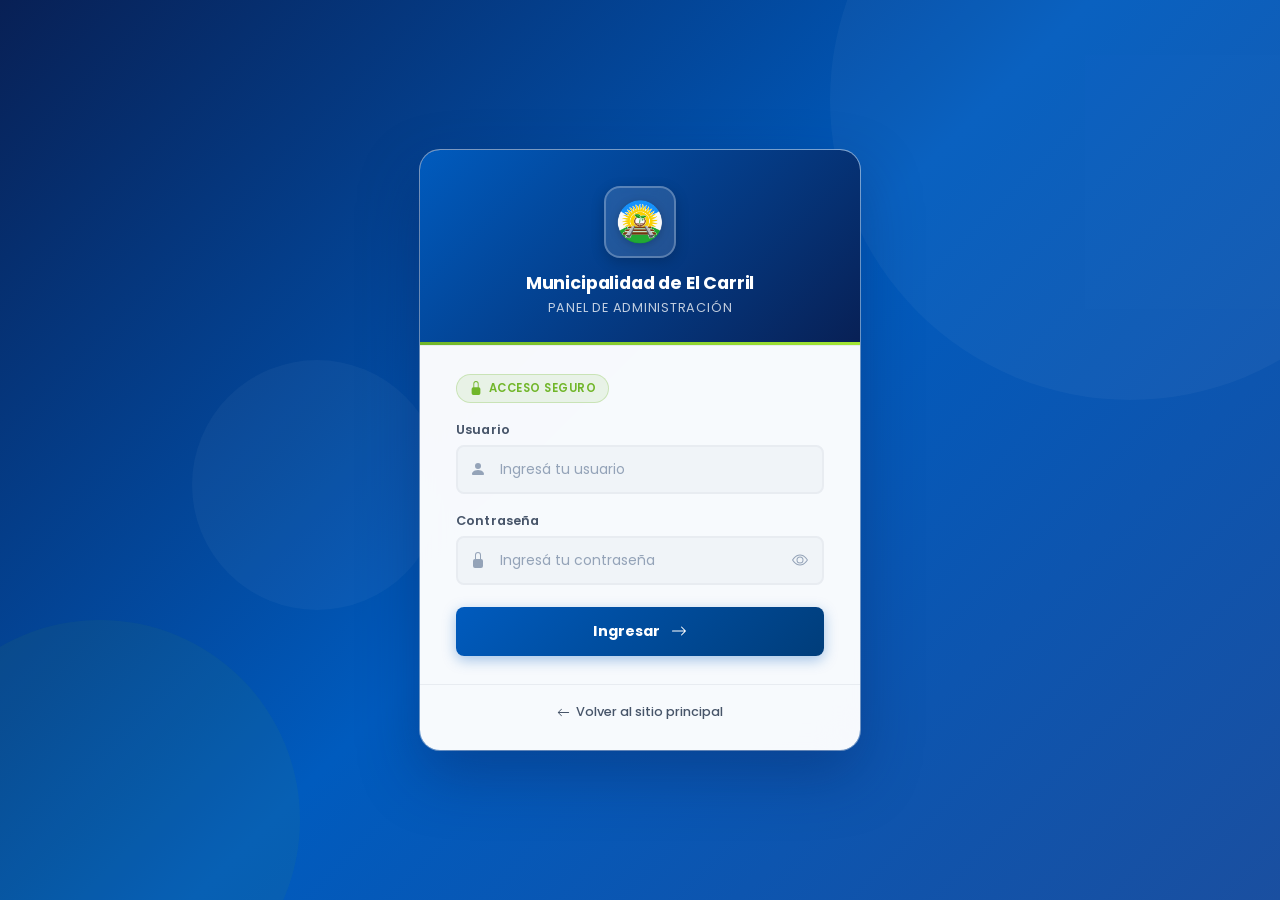
<file: admin2.html>
<!DOCTYPE html>
<html lang="es">

<head>
  <meta charset="UTF-8">
  <meta name="viewport" content="width=device-width, initial-scale=1.0">
  <title>Acceso Administración — Municipalidad de El Carril</title>
  <meta name="description" content="Panel de acceso para administradores de la Municipalidad de El Carril.">
  <link rel="stylesheet" href="admin2.css">
  <script src="admin2.js" defer></script>
  <link rel="preconnect" href="https://fonts.googleapis.com">
  <link rel="preconnect" href="https://fonts.gstatic.com" crossorigin>
  <link href="https://fonts.googleapis.com/css2?family=Poppins:wght@300;400;500;600;700;800&display=swap" rel="stylesheet">
</head>

<body>

  <!-- Fondo animado -->
  <div class="bg-shapes" aria-hidden="true">
    <div class="shape shape-1"></div>
    <div class="shape shape-2"></div>
    <div class="shape shape-3"></div>
  </div>

  <!-- Tarjeta de login -->
  <main class="login-wrapper">

    <!-- Encabezado de la tarjeta -->
    <div class="login-header">
      <div class="login-logo-wrap">
        <img src="imagenes/logo1.png" alt="Logo Municipalidad de El Carril" class="login-logo">
      </div>
      <h1 class="login-title">Municipalidad de El Carril</h1>
      <p class="login-subtitle">Panel de Administración</p>
    </div>

    <!-- Separador -->
    <div class="login-divider" aria-hidden="true"></div>

    <!-- Formulario -->
    <form id="login" class="login-form" autocomplete="off" novalidate>
      <div class="login-badge">
        <svg xmlns="http://www.w3.org/2000/svg" width="14" height="14" fill="currentColor" viewBox="0 0 16 16" aria-hidden="true">
          <path d="M8 1a2 2 0 0 1 2 2v4H6V3a2 2 0 0 1 2-2zm3 6V3a3 3 0 0 0-6 0v4a2 2 0 0 0-2 2v5a2 2 0 0 0 2 2h6a2 2 0 0 0 2-2V9a2 2 0 0 0-2-2z"/>
        </svg>
        Acceso seguro
      </div>

      <div class="input-group">
        <label for="usuario" class="input-label">Usuario</label>
        <div class="input-wrap">
          <span class="input-icon" aria-hidden="true">
            <svg xmlns="http://www.w3.org/2000/svg" width="16" height="16" fill="currentColor" viewBox="0 0 16 16">
              <path d="M3 14s-1 0-1-1 1-4 6-4 6 3 6 4-1 1-1 1H3Zm5-6a3 3 0 1 0 0-6 3 3 0 0 0 0 6Z"/>
            </svg>
          </span>
          <input
            type="text"
            id="usuario"
            class="input-field"
            placeholder="Ingresá tu usuario"
            required
            autocomplete="username"
          >
        </div>
      </div>

      <div class="input-group">
        <label for="password" class="input-label">Contraseña</label>
        <div class="input-wrap">
          <span class="input-icon" aria-hidden="true">
            <svg xmlns="http://www.w3.org/2000/svg" width="16" height="16" fill="currentColor" viewBox="0 0 16 16">
              <path d="M8 1a2 2 0 0 1 2 2v4H6V3a2 2 0 0 1 2-2zm3 6V3a3 3 0 0 0-6 0v4a2 2 0 0 0-2 2v5a2 2 0 0 0 2 2h6a2 2 0 0 0 2-2V9a2 2 0 0 0-2-2z"/>
            </svg>
          </span>
          <input
            type="password"
            id="password"
            class="input-field"
            placeholder="Ingresá tu contraseña"
            required
            autocomplete="current-password"
          >
          <button type="button" class="toggle-pass" id="toggle-pass" aria-label="Mostrar/ocultar contraseña" tabindex="0">
            <svg id="eye-icon" xmlns="http://www.w3.org/2000/svg" width="16" height="16" fill="currentColor" viewBox="0 0 16 16">
              <path d="M16 8s-3-5.5-8-5.5S0 8 0 8s3 5.5 8 5.5S16 8 16 8zM1.173 8a13.133 13.133 0 0 1 1.66-2.043C4.12 4.668 5.88 3.5 8 3.5c2.12 0 3.879 1.168 5.168 2.457A13.133 13.133 0 0 1 14.828 8c-.058.087-.122.183-.195.288-.335.48-.83 1.12-1.465 1.755C11.879 11.332 10.119 12.5 8 12.5c-2.12 0-3.879-1.168-5.168-2.457A13.134 13.134 0 0 1 1.172 8z"/>
              <path d="M8 5.5a2.5 2.5 0 1 0 0 5 2.5 2.5 0 0 0 0-5zM4.5 8a3.5 3.5 0 1 1 7 0 3.5 3.5 0 0 1-7 0z"/>
            </svg>
          </button>
        </div>
      </div>

      <div id="login-error" class="login-error" role="alert" aria-live="polite"></div>

      <button type="submit" class="btn-login" id="btn-login">
        <span class="btn-text">Ingresar</span>
        <span class="btn-spinner" aria-hidden="true"></span>
        <svg class="btn-arrow" xmlns="http://www.w3.org/2000/svg" width="16" height="16" fill="currentColor" viewBox="0 0 16 16" aria-hidden="true">
          <path fill-rule="evenodd" d="M1 8a.5.5 0 0 1 .5-.5h11.793l-3.147-3.146a.5.5 0 0 1 .708-.708l4 4a.5.5 0 0 1 0 .708l-4 4a.5.5 0 0 1-.708-.708L13.293 8.5H1.5A.5.5 0 0 1 1 8z"/>
        </svg>
      </button>
    </form>

    <!-- Pie de tarjeta -->
    <footer class="login-footer">
      <a href="index.html" class="login-back-link">
        <svg xmlns="http://www.w3.org/2000/svg" width="13" height="13" fill="currentColor" viewBox="0 0 16 16" aria-hidden="true">
          <path fill-rule="evenodd" d="M15 8a.5.5 0 0 0-.5-.5H2.707l3.147-3.146a.5.5 0 1 0-.708-.708l-4 4a.5.5 0 0 0 0 .708l4 4a.5.5 0 0 0 .708-.708L2.707 8.5H14.5A.5.5 0 0 0 15 8z"/>
        </svg>
        Volver al sitio principal
      </a>
    </footer>

  </main>

</body>

</html>
</file>
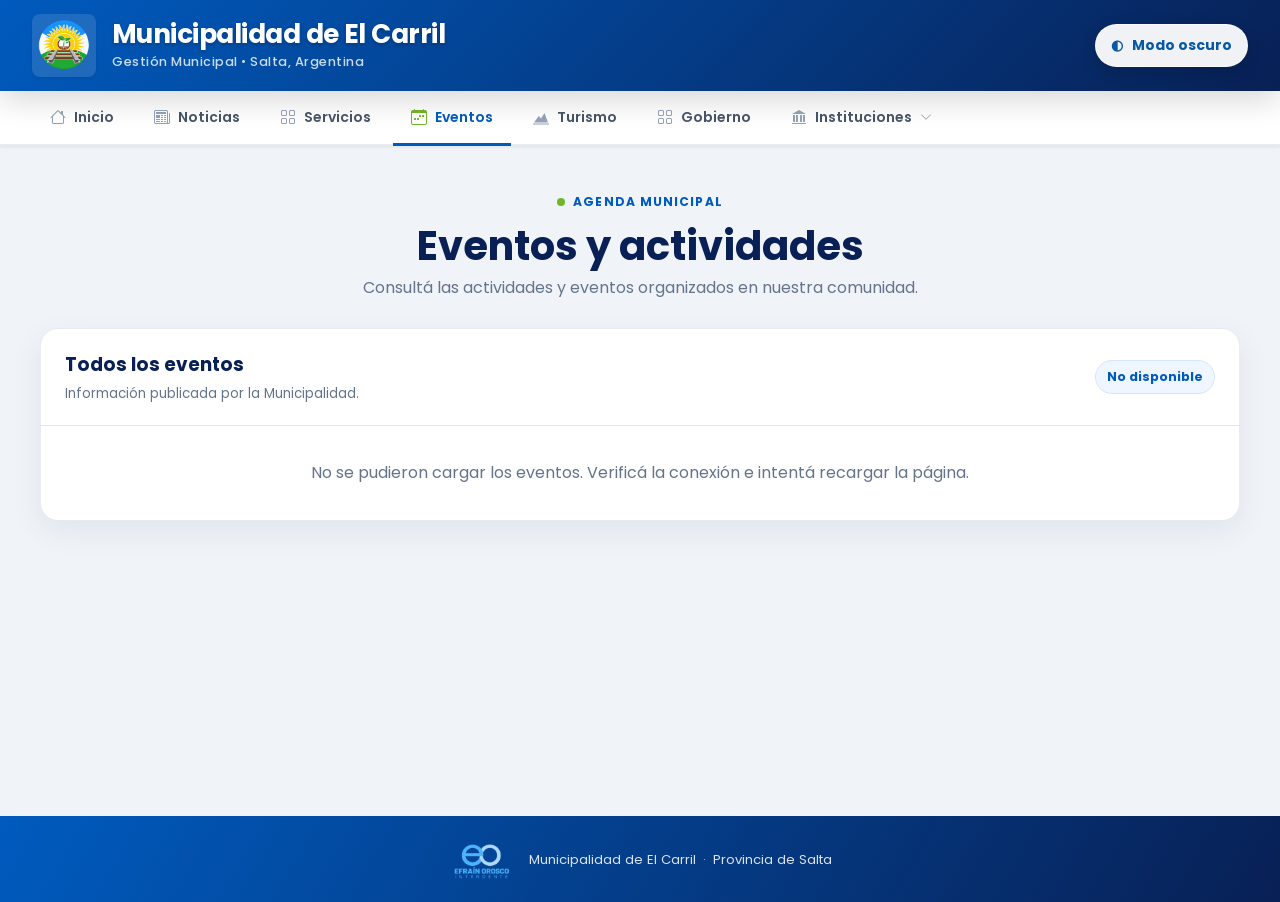
<file: eventos.html>
<!DOCTYPE html>
<html lang="es">
<head>
  <meta charset="UTF-8">
  <meta name="viewport" content="width=device-width, initial-scale=1.0">
  <meta name="theme-color" content="#082055">
  <title>Eventos | Municipalidad de El Carril</title>
  <link rel="preconnect" href="https://fonts.googleapis.com">
  <link rel="preconnect" href="https://fonts.gstatic.com" crossorigin>
  <link href="https://fonts.googleapis.com/css2?family=Poppins:wght@400;500;600;700;800&display=swap" rel="stylesheet">
  <link rel="stylesheet" href="style.css">
  <link rel="stylesheet" href="eventos.css">
  <script src="script.js" defer></script>
</head>
<body>
  <header class="header">
    <div class="header-container">
      <div class="header-left">
        <div class="logo">
          <img src="imagenes/logo1.png" alt="Municipalidad de El Carril" id="logo1">
        </div>
        <div class="titulo-wrapper">
          <h1 class="titulo">Municipalidad de El Carril</h1>
          <p class="subtitulo-header">Gestión Municipal &bull; Salta, Argentina</p>
        </div>
      </div>
      <!--<div class="header-right">
        <a href="admin2.html" class="btn-header-admin" title="Acceso al Panel de Administración">
          <svg xmlns="http://www.w3.org/2000/svg" width="16" height="16" fill="currentColor" viewBox="0 0 16 16">
            <path d="M11 6a3 3 0 1 1-6 0 3 3 0 0 1 6 0z"/>
            <path fill-rule="evenodd" d="M0 8a8 8 0 1 1 16 0A8 8 0 0 1 0 8zm8-7a7 7 0 0 0-5.468 11.37C3.242 11.226 4.805 10 8 10s4.757 1.225 5.468 2.37A7 7 0 0 0 8 1z"/>
          </svg>
          <span>Acceso Administración</span>
        </a>
      </div>-->
    </div>
  </header>
  <nav class="navbar">
    <div class="navbar-container">
      <div class="nav-links">
        <a href="index.html" class="nav-link">
          <svg xmlns="http://www.w3.org/2000/svg" width="16" height="16" fill="currentColor" viewBox="0 0 16 16">
            <path
              d="M8.707 1.5a1 1 0 0 0-1.414 0L.646 8.146a.5.5 0 0 0 .708.708L2 8.207V13.5A1.5 1.5 0 0 0 3.5 15h9a1.5 1.5 0 0 0 1.5-1.5V8.207l.646.647a.5.5 0 0 0 .708-.708L13 5.793V2.5a.5.5 0 0 0-.5-.5h-1a.5.5 0 0 0-.5.5v1.293zM13 7.207V13.5a.5.5 0 0 1-.5.5h-9a.5.5 0 0 1-.5-.5V7.207l5-5z" />
          </svg>
          Inicio
        </a>
        <a href="noticias.html" class="nav-link">
          <svg xmlns="http://www.w3.org/2000/svg" width="16" height="16" fill="currentColor" viewBox="0 0 16 16">
            <path
              d="M0 2.5A1.5 1.5 0 0 1 1.5 1h11A1.5 1.5 0 0 1 14 2.5v10.528c0 .3-.05.654-.238.972h.738a.5.5 0 0 0 .5-.5v-9a.5.5 0 0 1 1 0v9a1.5 1.5 0 0 1-1.5 1.5H1.497A1.497 1.497 0 0 1 0 13.5zM12 14c.37 0 .654-.211.853-.441.092-.106.147-.279.147-.559V2.5a.5.5 0 0 0-.5-.5h-11a.5.5 0 0 0-.5.5v11c0 .278.223.5.497.5z" />
            <path
              d="M2 3h10v2H2zm0 3h4v3H2zm0 4h4v1H2zm0 2h4v1H2zm5-6h2v1H7zm3 0h2v1h-2zM7 8h2v1H7zm3 0h2v1h-2zm-3 2h2v1H7zm3 0h2v1h-2zm-3 2h2v1H7zm3 0h2v1h-2z" />
          </svg>
          Noticias
        </a>
        <a href="index.html#Servicios" class="nav-link">
          <svg xmlns="http://www.w3.org/2000/svg" width="16" height="16" fill="currentColor" viewBox="0 0 16 16">
            <path
              d="M1 2.5A1.5 1.5 0 0 1 2.5 1h3A1.5 1.5 0 0 1 7 2.5v3A1.5 1.5 0 0 1 5.5 7h-3A1.5 1.5 0 0 1 1 5.5zM2.5 2a.5.5 0 0 0-.5.5v3a.5.5 0 0 0 .5.5h3a.5.5 0 0 0 .5-.5v-3a.5.5 0 0 0-.5-.5zm6.5.5A1.5 1.5 0 0 1 10.5 1h3A1.5 1.5 0 0 1 15 2.5v3A1.5 1.5 0 0 1 13.5 7h-3A1.5 1.5 0 0 1 9 5.5zm1.5-.5a.5.5 0 0 0-.5.5v3a.5.5 0 0 0 .5.5h3a.5.5 0 0 0 .5-.5v-3a.5.5 0 0 0-.5-.5zM1 10.5A1.5 1.5 0 0 1 2.5 9h3A1.5 1.5 0 0 1 7 10.5v3A1.5 1.5 0 0 1 5.5 15h-3A1.5 1.5 0 0 1 1 13.5zm1.5-.5a.5.5 0 0 0-.5.5v3a.5.5 0 0 0 .5.5h3a.5.5 0 0 0 .5-.5v-3a.5.5 0 0 0-.5-.5zm6.5.5A1.5 1.5 0 0 1 10.5 9h3a1.5 1.5 0 0 1 1.5 1.5v3a1.5 1.5 0 0 1-1.5 1.5h-3A1.5 1.5 0 0 1 9 13.5zm1.5-.5a.5.5 0 0 0-.5.5v3a.5.5 0 0 0 .5.5h3a.5.5 0 0 0 .5-.5v-3a.5.5 0 0 0-.5-.5z" />
          </svg>
          Servicios
        </a>
        <a href="eventos.html" class="nav-link active">
          <svg xmlns="http://www.w3.org/2000/svg" width="16" height="16" fill="currentColor" viewBox="0 0 16 16">
            <path
              d="M11 6.5a.5.5 0 0 1 .5-.5h1a.5.5 0 0 1 .5.5v1a.5.5 0 0 1-.5.5h-1a.5.5 0 0 1-.5-.5zm-3 0a.5.5 0 0 1 .5-.5h1a.5.5 0 0 1 .5.5v1a.5.5 0 0 1-.5.5h-1a.5.5 0 0 1-.5-.5zm-5 3a.5.5 0 0 1 .5-.5h1a.5.5 0 0 1 .5.5v1a.5.5 0 0 1-.5.5h-1a.5.5 0 0 1-.5-.5zm3 0a.5.5 0 0 1 .5-.5h1a.5.5 0 0 1 .5.5v1a.5.5 0 0 1-.5.5h-1a.5.5 0 0 1-.5-.5z" />
            <path
              d="M3.5 0a.5.5 0 0 1 .5.5V1h8V.5a.5.5 0 0 1 1 0V1h1a2 2 0 0 1 2 2v11a2 2 0 0 1-2 2H2a2 2 0 0 1-2-2V3a2 2 0 0 1 2-2h1V.5a.5.5 0 0 1 .5-.5M1 4v10a1 1 0 0 0 1 1h12a1 1 0 0 0 1-1V4z" />
          </svg>
          Eventos
        </a>
        <a href="#" class="nav-link">
          <svg xmlns="http://www.w3.org/2000/svg" width="16" height="16" fill="currentColor" viewBox="0 0 16 16" aria-hidden="true">
            <path d="M1 13.5 5.8 7l2.2 2.5L11.5 4l3.5 9.5z" />
            <path d="M0 14.5h16v1H0z" />
          </svg>
          Turismo
        </a>
        <a href="gobierno.html" class="nav-link">
          <svg xmlns="http://www.w3.org/2000/svg" width="16" height="16" fill="currentColor" viewBox="0 0 16 16">
            <path
              d="M1 2.5A1.5 1.5 0 0 1 2.5 1h3A1.5 1.5 0 0 1 7 2.5v3A1.5 1.5 0 0 1 5.5 7h-3A1.5 1.5 0 0 1 1 5.5zM2.5 2a.5.5 0 0 0-.5.5v3a.5.5 0 0 0 .5.5h3a.5.5 0 0 0 .5-.5v-3a.5.5 0 0 0-.5-.5zm6.5.5A1.5 1.5 0 0 1 10.5 1h3A1.5 1.5 0 0 1 15 2.5v3A1.5 1.5 0 0 1 13.5 7h-3A1.5 1.5 0 0 1 9 5.5zm1.5-.5a.5.5 0 0 0-.5.5v3a.5.5 0 0 0 .5.5h3a.5.5 0 0 0 .5-.5v-3a.5.5 0 0 0-.5-.5zM1 10.5A1.5 1.5 0 0 1 2.5 9h3A1.5 1.5 0 0 1 7 10.5v3A1.5 1.5 0 0 1 5.5 15h-3A1.5 1.5 0 0 1 1 13.5zm1.5-.5a.5.5 0 0 0-.5.5v3a.5.5 0 0 0 .5.5h3a.5.5 0 0 0 .5-.5v-3a.5.5 0 0 0-.5-.5zm6.5.5A1.5 1.5 0 0 1 10.5 9h3a1.5 1.5 0 0 1 1.5 1.5v3a1.5 1.5 0 0 1-1.5 1.5h-3A1.5 1.5 0 0 1 9 13.5zm1.5-.5a.5.5 0 0 0-.5.5v3a.5.5 0 0 0 .5.5h3a.5.5 0 0 0 .5-.5v-3a.5.5 0 0 0-.5-.5z" />
          </svg>
          Gobierno
        </a>
        <div class="dropdown" id="dropdown-instituciones">
          <a href="javascript:void(0)" class="nav-link dropbtn" aria-haspopup="true" aria-expanded="false">
            <svg xmlns="http://www.w3.org/2000/svg" width="16" height="16" fill="currentColor" viewBox="0 0 16 16" aria-hidden="true">
              <path d="M1 15h14v-1H1zm1-2h2V6H2zm3 0h2V6H5zm4 0h2V6H9zm3 0h2V6h-2zM1 5h14L8 1z" />
            </svg>
            Instituciones
            <svg xmlns="http://www.w3.org/2000/svg" width="12" height="12" fill="currentColor" viewBox="0 0 16 16">
              <path fill-rule="evenodd"
                d="M1.646 4.646a.5.5 0 0 1 .708 0L8 10.293l5.646-5.647a.5.5 0 0 1 .708.708l-6 6a.5.5 0 0 1-.708 0l-6-6a.5.5 0 0 1 0-.708z" />
            </svg>
          </a>
          <div class="dropdown-content">
            <a href="https://pdelcarril.netlify.app/" target="_blank" rel="noopener">Punto Digital</a>
            <a href="https://www.facebook.com/share/1DrHP84jLg/" target="_blank" rel="noopener">Escuela N°4281 Manuel J.
              Castilla</a>
            <a href="https://www.facebook.com/share/19d62XVhT3/" target="_blank" rel="noopener">IES N°6012</a>
            <a href="https://www.facebook.com/share/14r4hW4iFUL/" target="_blank" rel="noopener">Escuela Técnica
              N°3116</a>

          </div>
        </div>
      </div>
    </div>
  </nav>

  <main class="page-main">
    <section class="page-intro" aria-labelledby="page-title">
      <span class="eyebrow"><span></span> Agenda municipal</span>
      <h1 id="page-title">Eventos y actividades</h1>
      <p>Consultá las actividades y eventos organizados en nuestra comunidad.</p>
    </section>

    <section class="table-card" aria-labelledby="table-title">
      <div class="table-heading">
        <div><h2 id="table-title">Todos los eventos</h2><p>Información publicada por la Municipalidad.</p></div>
        <span class="record-count" id="record-count" aria-live="polite">Cargando…</span>
      </div>
      <div class="table-status" id="table-status" role="status" aria-live="polite">Cargando eventos…</div>
      <div class="table-scroll" id="table-scroll" hidden>
        <table>
          <thead><tr><th scope="col">Imagen</th><th scope="col">Evento</th><th scope="col">Fecha</th><th scope="col">Ubicación</th><th scope="col">Descripción</th></tr></thead>
          <tbody id="eventos-lista"></tbody>
        </table>
      </div>
    </section>
  </main>

  <dialog id="modal-evento" class="modal-evento" aria-labelledby="modal-evento-titulo" aria-describedby="modal-evento-descripcion">
    <div class="modal-noticia-contenedor">
      <header class="modal-noticia-topbar">
        <div class="modal-noticia-badge"><span class="tag-dot"></span><span class="modal-badge-texto">EVENTO</span><span class="modal-badge-separador">&bull;</span><span id="modal-evento-contador" class="modal-badge-contador">1 de 1</span></div>
        <button type="button" id="cerrar-modal-evento" class="modal-noticia-cerrar" aria-label="Cerrar evento">&times;</button>
      </header>
      <article class="modal-noticia-cuerpo">
        <div class="modal-noticia-media"><img id="modal-evento-imagen" class="modal-noticia-imagen" alt=""><div id="modal-evento-banner-fallback" class="modal-noticia-banner-fallback modal-evento-banner" hidden><div class="banner-fallback-icono"><img src="imagenes/logo1.png" alt="Municipalidad de El Carril"></div><div class="banner-fallback-info"><span class="banner-fallback-muni">Municipalidad de El Carril</span><span class="banner-fallback-sub">Agenda y Comunidad &bull; El Carril</span></div></div></div>
        <div class="modal-noticia-detalle">
          <div class="modal-noticia-meta"><div class="modal-meta-item modal-meta-fecha"><svg xmlns="http://www.w3.org/2000/svg" width="15" height="15" fill="currentColor" viewBox="0 0 16 16" aria-hidden="true"><path d="M3.5 0a.5.5 0 0 1 .5.5V1h8V.5a.5.5 0 0 1 1 0V1h1a2 2 0 0 1 2 2v11a2 2 0 0 1-2 2H2a2 2 0 0 1-2-2V3a2 2 0 0 1 2-2h1V.5a.5.5 0 0 1 .5-.5M1 4v10a1 1 0 0 0 1 1h12a1 1 0 0 0 1-1V4z" /></svg><time id="modal-evento-fecha"></time></div><div class="modal-meta-item modal-meta-ubicacion" id="modal-evento-ubicacion" hidden><svg xmlns="http://www.w3.org/2000/svg" width="15" height="15" fill="currentColor" viewBox="0 0 16 16" aria-hidden="true"><path d="M8 16s6-5.686 6-10A6 6 0 1 0 2 6c0 4.314 6 10 6 10zm0-7.5a2.5 2.5 0 1 1 0-5 2.5 2.5 0 0 1 0 5z" /></svg><span id="modal-evento-ubicacion-texto"></span></div><span class="modal-meta-tag modal-meta-tag-evento">Agenda El Carril</span></div>
          <h2 id="modal-evento-titulo" class="modal-noticia-titulo"></h2><div class="modal-noticia-divisor" aria-hidden="true"></div><div id="modal-evento-descripcion" class="modal-noticia-descripcion"></div>
        </div>
      </article>
      <footer class="modal-noticia-footer"><div class="modal-nav-grupo"><button type="button" id="modal-evento-btn-prev" class="modal-btn-nav">Anterior</button><button type="button" id="modal-evento-btn-next" class="modal-btn-nav">Siguiente</button></div><div class="modal-acciones-grupo"><button type="button" id="modal-evento-btn-cerrar" class="modal-btn-accion modal-btn-cerrar-footer">Cerrar</button></div></footer>
    </div>
  </dialog>

  <dialog class="image-viewer" id="image-viewer" aria-label="Imagen ampliada">
    <button class="image-viewer-close" id="image-viewer-close" type="button" aria-label="Cerrar imagen">&times;</button>
    <img class="image-viewer-content" id="image-viewer-content" alt="">
    <p class="image-viewer-caption" id="image-viewer-caption"></p>
  </dialog>

  <footer class="site-footer">
    <img src="imagenes/efrain_orosco.png" alt="Gestión Efraín Orosco">
    <p>Municipalidad de El Carril <span>·</span> Provincia de Salta</p>
  </footer>

  <script>
    const TABLE_API_BASE = 'http://localhost:5000/api';
    const TABLE_API_ORIGIN = TABLE_API_BASE.replace(/\/api\/?$/, '');
    const tableStatus = document.getElementById('table-status');
    const tableScroll = document.getElementById('table-scroll');
    const tableBody = document.getElementById('eventos-lista');
    const tableImageViewer = document.getElementById('image-viewer');
    const tableImageViewerContent = document.getElementById('image-viewer-content');
    const tableImageViewerCaption = document.getElementById('image-viewer-caption');

    function abrirImagenTabla(imagen, nombre) {
      tableImageViewerContent.src = imagen.src;
      tableImageViewerContent.alt = imagen.alt;
      tableImageViewerCaption.textContent = nombre || 'Imagen del evento';
      tableImageViewer.showModal();
    }

    document.getElementById('image-viewer-close').addEventListener('click', () => tableImageViewer.close());
    tableImageViewer.addEventListener('click', (evento) => {
      if (evento.target === tableImageViewer) tableImageViewer.close();
    });

    function textoCelda(valor, etiqueta, clase = '') {
      const td = document.createElement('td');
      td.dataset.label = etiqueta;
      if (clase) td.className = clase;
      td.textContent = valor == null || String(valor).trim() === '' ? '—' : String(valor);
      return td;
    }

    function fechaLegible(valor) {
      if (!valor) return '—';
      const fecha = new Date(`${valor}`.length === 10 ? `${valor}T00:00:00` : valor);
      return Number.isNaN(fecha.getTime()) ? String(valor) : new Intl.DateTimeFormat('es-AR', { dateStyle: 'long' }).format(fecha);
    }

    function urlImagen(ruta) {
      if (!ruta) return '';
      if (/^https?:\/\//i.test(ruta)) return ruta;
      return `${TABLE_API_ORIGIN}/${String(ruta).replace(/^\/+/, '')}`;
    }

    function celdaImagen(ruta, nombre) {
      const td = document.createElement('td');
      td.dataset.label = 'Imagen';
      td.className = 'image-cell';
      if (ruta) {
        const img = document.createElement('img');
        img.className = 'event-image';
        img.src = urlImagen(ruta);
        img.alt = `Imagen de ${nombre || 'evento'}`;
        img.loading = 'lazy';
        img.tabIndex = 0;
        img.setAttribute('role', 'button');
        img.setAttribute('aria-label', `Ampliar imagen de ${nombre || 'evento'}`);
        img.addEventListener('click', () => abrirImagenTabla(img, nombre));
        img.addEventListener('keydown', (evento) => {
          if (evento.key === 'Enter' || evento.key === ' ') {
            evento.preventDefault();
            abrirImagenTabla(img, nombre);
          }
        });
        img.onerror = () => { img.remove(); td.classList.add('image-missing'); td.textContent = 'Sin imagen'; };
        td.appendChild(img);
      } else {
        td.textContent = 'Sin imagen';
        td.classList.add('image-missing');
      }
      return td;
    }

    async function cargarEventos() {
      tableStatus.textContent = 'Cargando eventos…';
      tableStatus.hidden = false;
      tableScroll.hidden = true;
      try {
        const respuesta = await fetch(`${TABLE_API_BASE}/eventos`);
        if (!respuesta.ok) throw new Error(`Error ${respuesta.status}`);
        const eventos = await respuesta.json();
        eventos.sort((a, b) => new Date(b.fecha) - new Date(a.fecha));
        document.getElementById('record-count').textContent = `${eventos.length} ${eventos.length === 1 ? 'evento' : 'eventos'}`;
        tableBody.replaceChildren();
        eventos.forEach((evento) => {
          evento.ubicacion = evento.ubicacion ?? evento.ubicacion_eventos ?? evento.ubicacion_evento ?? evento.lugar ?? '';
          const fila = document.createElement('tr');
          fila.tabIndex = 0;
          fila.setAttribute('role', 'button');
          fila.setAttribute('aria-label', `Ver detalle de ${evento.nombre || 'evento'}`);
          const abrirDetalle = () => {
            eventosCollage = eventos;
            abrirEvento(eventos.indexOf(evento));
          };
          fila.addEventListener('click', (click) => {
            if (!click.target.closest('.image-cell')) abrirDetalle();
          });
          fila.addEventListener('keydown', (tecla) => {
            if (tecla.key === 'Enter' || tecla.key === ' ') { tecla.preventDefault(); abrirDetalle(); }
          });
          fila.append(
            celdaImagen(evento.imagen, evento.nombre),
            textoCelda(evento.nombre, 'Evento', 'title-cell'),
            textoCelda(fechaLegible(evento.fecha), 'Fecha', 'date-cell'),
            textoCelda(evento.ubicacion, 'Ubicación', 'location-cell'),
            textoCelda(evento.descripcion, 'Descripción', 'description-cell')
          );
          tableBody.appendChild(fila);
        });
        tableStatus.hidden = eventos.length > 0;
        tableStatus.textContent = eventos.length ? '' : 'Todavía no hay eventos publicados.';
        tableScroll.hidden = eventos.length === 0;
      } catch (error) {
        console.error('No se pudieron cargar los eventos:', error);
        document.getElementById('record-count').textContent = 'No disponible';
        tableStatus.textContent = 'No se pudieron cargar los eventos. Verificá la conexión e intentá recargar la página.';
      }
    }

    cargarEventos();
  </script>
</body>
</html>
</file>
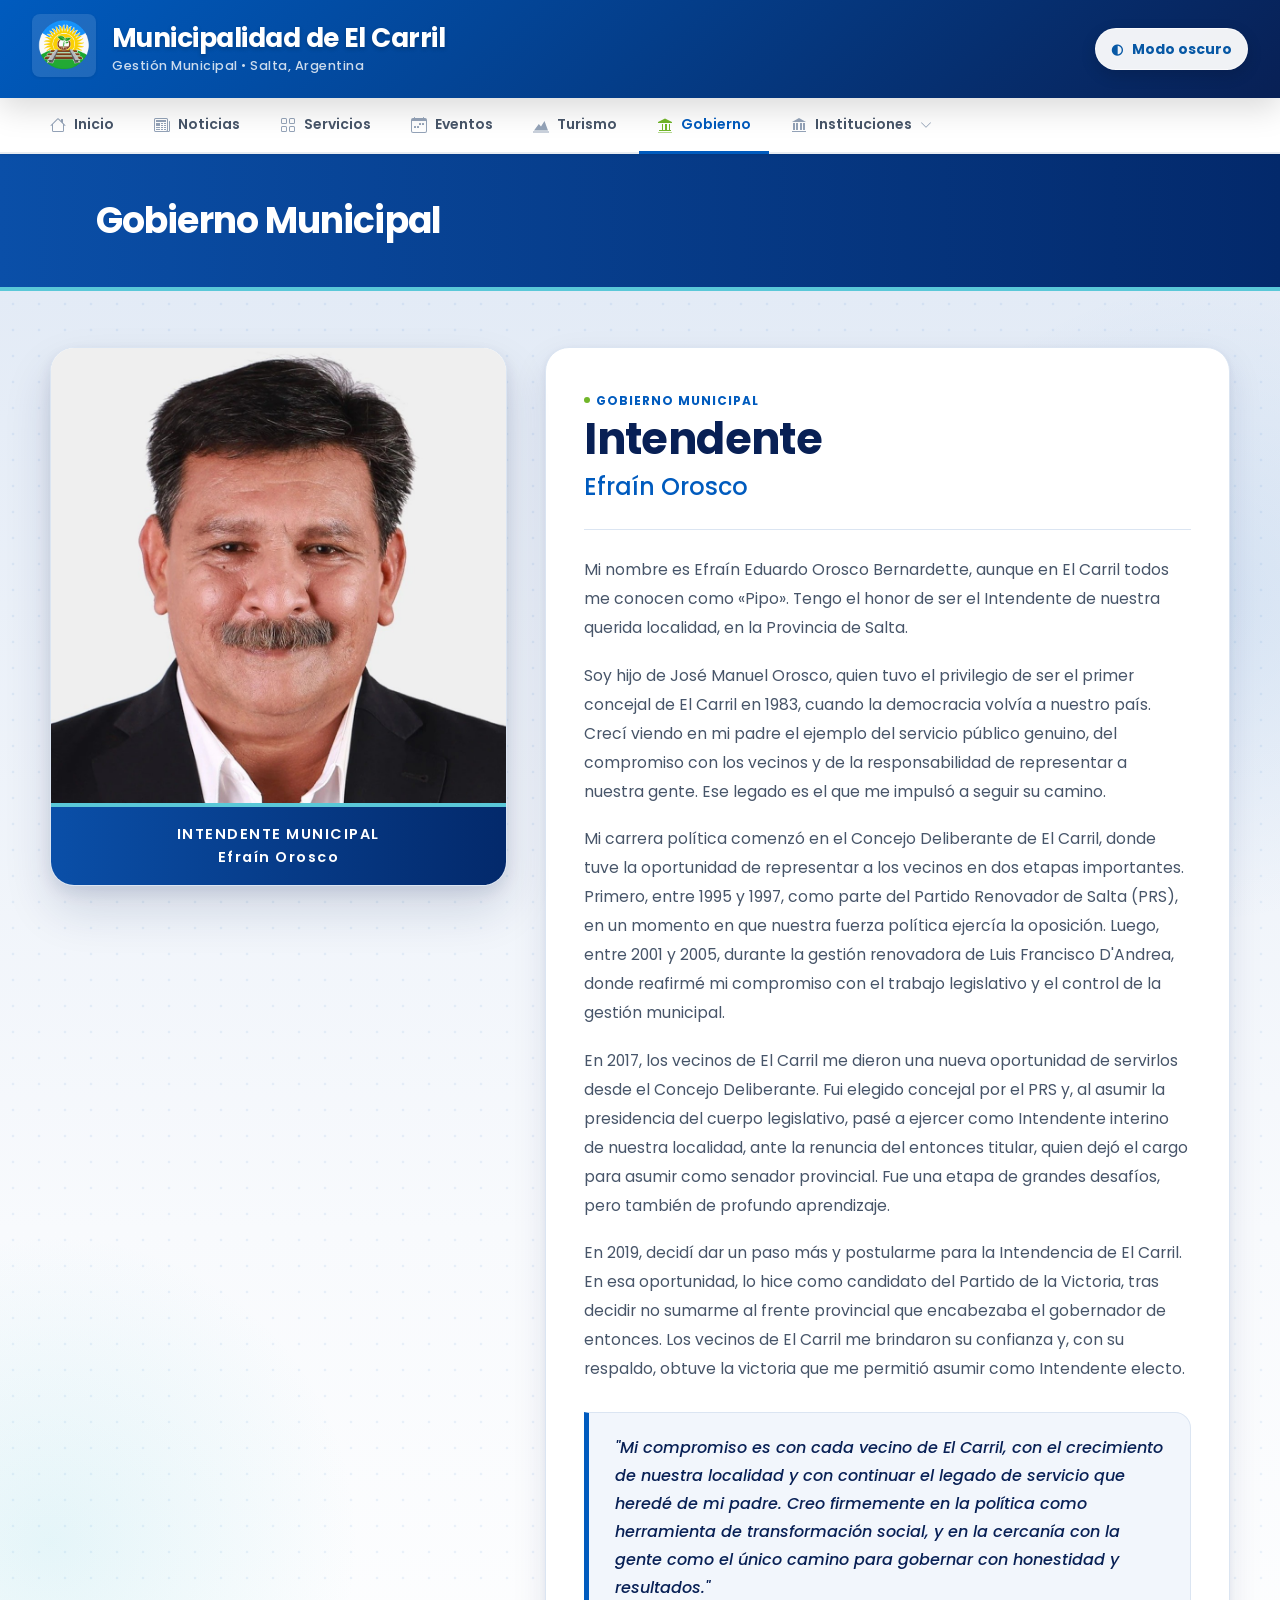
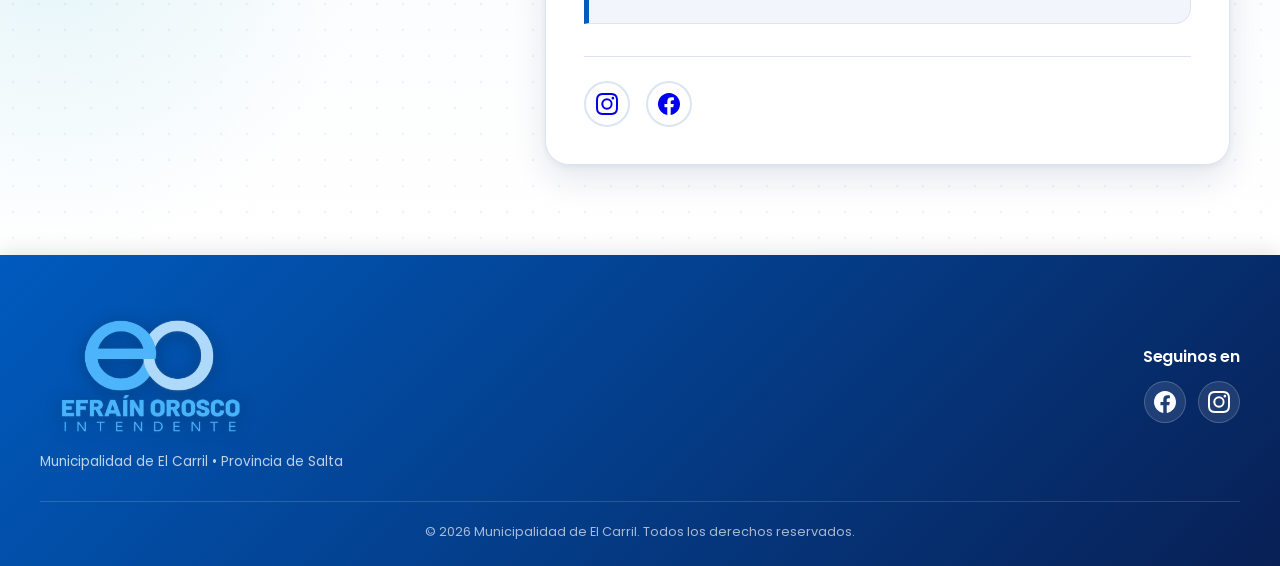
<file: gobierno.html>
<!DOCTYPE html>
<html lang="es">

<head>
  <meta charset="UTF-8">
  <meta name="viewport" content="width=device-width, initial-scale=1.0">
  <title>Gobierno Municipal — Municipalidad de El Carril</title>
  <link rel="stylesheet" href="style.css">
  <link rel="stylesheet" href="gobierno.css">
  <script src="script.js" defer></script>
  <link rel="preconnect" href="https://fonts.googleapis.com">
  <link rel="preconnect" href="https://fonts.gstatic.com" crossorigin>
  <link href="https://fonts.googleapis.com/css2?family=Poppins:wght@300;400;500;600;700;800&display=swap"
    rel="stylesheet">
</head>

<body>

  <!-- ========== ÍCONOS (sprite SVG) ========== -->
  <svg xmlns="http://www.w3.org/2000/svg" width="0" height="0" style="position:absolute" aria-hidden="true">
    <symbol id="i-health" viewBox="0 0 24 24"><rect x="3" y="3" width="18" height="18" rx="3"/><path d="M12 8v8M8 12h8"/></symbol>
    <symbol id="i-school" viewBox="0 0 24 24"><path d="M2 9l10-5 10 5-10 5zM6 11.5V16c0 1.5 3 3 6 3s6-1.5 6-3v-4.5M22 9v6"/></symbol>
    <symbol id="i-doc" viewBox="0 0 24 24"><path d="M6 3h9l4 4v14H6zM14 3v5h5M9 13h6M9 17h6"/></symbol>
    <symbol id="i-coin" viewBox="0 0 24 24"><circle cx="12" cy="12" r="9"/><path d="M12 6v12M9.5 9.5c0-1 1.1-1.5 2.5-1.5s2.5.6 2.5 1.7c0 2.3-5 1.3-5 3.6 0 1.1 1.1 1.7 2.5 1.7s2.5-.5 2.5-1.5"/></symbol>
    <symbol id="i-license" viewBox="0 0 24 24"><rect x="3" y="5" width="18" height="14" rx="2"/><circle cx="9" cy="11" r="2"/><path d="M6 16c.6-1.5 1.8-2 3-2s2.4.5 3 2M14 10h4M14 13h3"/></symbol>
    <symbol id="i-chev-down" viewBox="0 0 24 24"><path d="m6 9 6 6 6-6"/></symbol>
    <symbol id="i-chev-right" viewBox="0 0 24 24"><path d="m9 6 6 6-6 6"/></symbol>
  </svg>

  <!-- ========== HEADER PRINCIPAL ========== -->
  <header class="header">
    <div class="header-container">
      <div class="header-left">
        <div class="logo">
          <a href="index.html"><img src="imagenes/gobierno/logo1.png" alt="Municipalidad de El Carril" id="logo1"></a>
        </div>
        <div class="titulo-wrapper">
          <h1 class="titulo">Municipalidad de El Carril</h1>
          <p class="subtitulo-header">Gesti&#243;n Municipal &bull; Salta, Argentina</p>
        </div>
      </div>

      </div>
  </header>
  <nav class="navbar">
    <div class="navbar-container">
      <div class="nav-links">
        <a href="index.html" class="nav-link">
          <svg xmlns="http://www.w3.org/2000/svg" width="16" height="16" fill="currentColor" viewBox="0 0 16 16">
            <path
              d="M8.707 1.5a1 1 0 0 0-1.414 0L.646 8.146a.5.5 0 0 0 .708.708L2 8.207V13.5A1.5 1.5 0 0 0 3.5 15h9a1.5 1.5 0 0 0 1.5-1.5V8.207l.646.647a.5.5 0 0 0 .708-.708L13 5.793V2.5a.5.5 0 0 0-.5-.5h-1a.5.5 0 0 0-.5.5v1.293zM13 7.207V13.5a.5.5 0 0 1-.5.5h-9a.5.5 0 0 1-.5-.5V7.207l5-5z" />
          </svg>
          Inicio
        </a>
        <a href="index.html#noticias" class="nav-link">
          <svg xmlns="http://www.w3.org/2000/svg" width="16" height="16" fill="currentColor" viewBox="0 0 16 16">
            <path
              d="M0 2.5A1.5 1.5 0 0 1 1.5 1h11A1.5 1.5 0 0 1 14 2.5v10.528c0 .3-.05.654-.238.972h.738a.5.5 0 0 0 .5-.5v-9a.5.5 0 0 1 1 0v9a1.5 1.5 0 0 1-1.5 1.5H1.497A1.497 1.497 0 0 1 0 13.5zM12 14c.37 0 .654-.211.853-.441.092-.106.147-.279.147-.559V2.5a.5.5 0 0 0-.5-.5h-11a.5.5 0 0 0-.5.5v11c0 .278.223.5.497.5z" />
            <path
              d="M2 3h10v2H2zm0 3h4v3H2zm0 4h4v1H2zm0 2h4v1H2zm5-6h2v1H7zm3 0h2v1h-2zM7 8h2v1H7zm3 0h2v1h-2zm-3 2h2v1H7zm3 0h2v1h-2zm-3 2h2v1H7zm3 0h2v1h-2z" />
          </svg>
          Noticias
        </a>
        <a href="index.html#Servicios" class="nav-link">
          <svg xmlns="http://www.w3.org/2000/svg" width="16" height="16" fill="currentColor" viewBox="0 0 16 16">
            <path
              d="M1 2.5A1.5 1.5 0 0 1 2.5 1h3A1.5 1.5 0 0 1 7 2.5v3A1.5 1.5 0 0 1 5.5 7h-3A1.5 1.5 0 0 1 1 5.5zM2.5 2a.5.5 0 0 0-.5.5v3a.5.5 0 0 0 .5.5h3a.5.5 0 0 0 .5-.5v-3a.5.5 0 0 0-.5-.5zm6.5.5A1.5 1.5 0 0 1 10.5 1h3A1.5 1.5 0 0 1 15 2.5v3A1.5 1.5 0 0 1 13.5 7h-3A1.5 1.5 0 0 1 9 5.5zm1.5-.5a.5.5 0 0 0-.5.5v3a.5.5 0 0 0 .5.5h3a.5.5 0 0 0 .5-.5v-3a.5.5 0 0 0-.5-.5zM1 10.5A1.5 1.5 0 0 1 2.5 9h3A1.5 1.5 0 0 1 7 10.5v3A1.5 1.5 0 0 1 5.5 15h-3A1.5 1.5 0 0 1 1 13.5zm1.5-.5a.5.5 0 0 0-.5.5v3a.5.5 0 0 0 .5.5h3a.5.5 0 0 0 .5-.5v-3a.5.5 0 0 0-.5-.5zm6.5.5A1.5 1.5 0 0 1 10.5 9h3a1.5 1.5 0 0 1 1.5 1.5v3a1.5 1.5 0 0 1-1.5 1.5h-3A1.5 1.5 0 0 1 9 13.5zm1.5-.5a.5.5 0 0 0-.5.5v3a.5.5 0 0 0 .5.5h3a.5.5 0 0 0 .5-.5v-3a.5.5 0 0 0-.5-.5z" />
          </svg>
          Servicios
        </a>
        <a href="index.html#eventos-seccion" class="nav-link">
          <svg xmlns="http://www.w3.org/2000/svg" width="16" height="16" fill="currentColor" viewBox="0 0 16 16">
            <path
              d="M11 6.5a.5.5 0 0 1 .5-.5h1a.5.5 0 0 1 .5.5v1a.5.5 0 0 1-.5.5h-1a.5.5 0 0 1-.5-.5zm-3 0a.5.5 0 0 1 .5-.5h1a.5.5 0 0 1 .5.5v1a.5.5 0 0 1-.5.5h-1a.5.5 0 0 1-.5-.5zm-5 3a.5.5 0 0 1 .5-.5h1a.5.5 0 0 1 .5.5v1a.5.5 0 0 1-.5.5h-1a.5.5 0 0 1-.5-.5zm3 0a.5.5 0 0 1 .5-.5h1a.5.5 0 0 1 .5.5v1a.5.5 0 0 1-.5.5h-1a.5.5 0 0 1-.5-.5z" />
            <path
              d="M3.5 0a.5.5 0 0 1 .5.5V1h8V.5a.5.5 0 0 1 1 0V1h1a2 2 0 0 1 2 2v11a2 2 0 0 1-2 2H2a2 2 0 0 1-2-2V3a2 2 0 0 1 2-2h1V.5a.5.5 0 0 1 .5-.5M1 4v10a1 1 0 0 0 1 1h12a1 1 0 0 0 1-1V4z" />
          </svg>
          Eventos
        </a>
        <a href="#" class="nav-link">
          <svg xmlns="http://www.w3.org/2000/svg" width="16" height="16" fill="currentColor" viewBox="0 0 16 16" aria-hidden="true">
            <path d="M1 13.5 5.8 7l2.2 2.5L11.5 4l3.5 9.5z" />
            <path d="M0 14.5h16v1H0z" />
          </svg>
          Turismo
        </a>
        <a href="gobierno.html" class="nav-link active">
          <svg xmlns="http://www.w3.org/2000/svg" width="16" height="16" fill="currentColor" viewBox="0 0 16 16">
            <path d="M8 1.5 1 5v1h14V5zM3 7v6H2v1h12v-1h-1V7h-1v6h-2V7H8v6H6V7H5v6H3V7zm-2 8.5h14v1H1z" />
          </svg>
          Gobierno
        </a>
        <div class="dropdown" id="dropdown-instituciones">
          <a href="javascript:void(0)" class="nav-link dropbtn" aria-haspopup="true" aria-expanded="false">
            <svg xmlns="http://www.w3.org/2000/svg" width="16" height="16" fill="currentColor" viewBox="0 0 16 16" aria-hidden="true">
              <path d="M1 15h14v-1H1zm1-2h2V6H2zm3 0h2V6H5zm4 0h2V6H9zm3 0h2V6h-2zM1 5h14L8 1z" />
            </svg>
            Instituciones
            <svg xmlns="http://www.w3.org/2000/svg" width="12" height="12" fill="currentColor" viewBox="0 0 16 16">
              <path fill-rule="evenodd"
                d="M1.646 4.646a.5.5 0 0 1 .708 0L8 10.293l5.646-5.647a.5.5 0 0 1 .708.708l-6 6a.5.5 0 0 1-.708 0l-6-6a.5.5 0 0 1 0-.708z" />
            </svg>
          </a>
          <div class="dropdown-content">
            <a href="https://pdelcarril.netlify.app/" target="_blank" rel="noopener">Punto Digital</a>
            <a href="https://www.facebook.com/share/1DrHP84jLg/" target="_blank" rel="noopener">Escuela N°4281 Manuel J.
              Castilla</a>
            <a href="https://www.facebook.com/share/19d62XVhT3/" target="_blank" rel="noopener">IES N°6012</a>
            <a href="https://www.facebook.com/share/14r4hW4iFUL/" target="_blank" rel="noopener">Escuela Técnica
              N°3116</a>

          </div>
        </div>
      </div>
    </div>
  </nav>

  <!-- ========== BANDA DE TÍTULO ========== -->
  <section class="gob-banda">
    <div class="seccion-contenedor">
      <h1 class="gob-banda-titulo">Gobierno Municipal</h1>
    </div>
  </section>

  <!-- ========== CONTENIDO ========== -->
  <main class="gob-main">
    <div class="seccion-contenedor gob-grid">

      <!-- Foto -->
      <aside class="gob-foto">
        <img src="imagenes/gobierno/intendente-efrain-orosco.jpeg" alt="Foto del Intendente Efraín Orosco">
        <div class="gob-foto-caption">INTENDENTE MUNICIPAL<br>Efraín Orosco</div>
      </aside>

      <!-- Biografía -->
      <article class="gob-texto">
        <div class="section-tag"><span class="tag-dot"></span>GOBIERNO MUNICIPAL</div>
        <h2 class="gob-cargo">Intendente</h2>
        <h3 class="gob-nombre">Efraín Orosco</h3>

        <p class="gob-parrafo">
          Mi nombre es Efraín Eduardo Orosco Bernardette, aunque en El Carril todos me conocen como «Pipo». Tengo el honor de ser el Intendente de nuestra querida localidad, en la Provincia de Salta.
        </p>

        <p class="gob-parrafo">
          Soy hijo de José Manuel Orosco, quien tuvo el privilegio de ser el primer concejal de El Carril en 1983, cuando la democracia volvía a nuestro país. Crecí viendo en mi padre el ejemplo del servicio público genuino, del compromiso con los vecinos y de la responsabilidad de representar a nuestra gente. Ese legado es el que me impulsó a seguir su camino.
        </p>

        <p class="gob-parrafo">
          Mi carrera política comenzó en el Concejo Deliberante de El Carril, donde tuve la oportunidad de representar a los vecinos en dos etapas importantes. Primero, entre 1995 y 1997, como parte del Partido Renovador de Salta (PRS), en un momento en que nuestra fuerza política ejercía la oposición. Luego, entre 2001 y 2005, durante la gestión renovadora de Luis Francisco D'Andrea, donde reafirmé mi compromiso con el trabajo legislativo y el control de la gestión municipal.
        </p>

        <p class="gob-parrafo">
          En 2017, los vecinos de El Carril me dieron una nueva oportunidad de servirlos desde el Concejo Deliberante. Fui elegido concejal por el PRS y, al asumir la presidencia del cuerpo legislativo, pasé a ejercer como Intendente interino de nuestra localidad, ante la renuncia del entonces titular, quien dejó el cargo para asumir como senador provincial. Fue una etapa de grandes desafíos, pero también de profundo aprendizaje.
        </p>

        <p class="gob-parrafo">
          En 2019, decidí dar un paso más y postularme para la Intendencia de El Carril. En esa oportunidad, lo hice como candidato del Partido de la Victoria, tras decidir no sumarme al frente provincial que encabezaba el gobernador de entonces. Los vecinos de El Carril me brindaron su confianza y, con su respaldo, obtuve la victoria que me permitió asumir como Intendente electo.
        </p>

        <blockquote class="gob-cita">
          "Mi compromiso es con cada vecino de El Carril, con el crecimiento de nuestra localidad y con continuar el legado de servicio que heredé de mi padre. Creo firmemente en la política como herramienta de transformación social, y en la cercanía con la gente como el único camino para gobernar con honestidad y resultados."
        </blockquote>

        <div class="gob-redes">
          <a href="https://www.instagram.com/efrainorosco?rpxt=dmJiemF1b25weDdo" class="gob-red instagram" title="Instagram" target="_blank" rel="noopener noreferrer">
            <svg xmlns="http://www.w3.org/2000/svg" width="22" height="22" fill="currentColor" viewBox="0 0 16 16" aria-hidden="true">
              <path d="M8 0C5.829 0 5.556.01 4.703.048 3.85.088 3.269.222 2.76.42a3.9 3.9 0 0 0-1.417.923A3.9 3.9 0 0 0 .42 2.76C.222 3.268.087 3.85.048 4.7.01 5.555 0 5.827 0 8.001c0 2.172.01 2.444.048 3.297.04.852.174 1.433.372 1.942.205.526.478.972.923 1.417.444.445.89.719 1.416.923.51.198 1.09.333 1.942.372C5.555 15.99 5.827 16 8 16s2.444-.01 3.298-.048c.851-.04 1.434-.174 1.943-.372a3.9 3.9 0 0 0 1.416-.923c.445-.445.718-.891.923-1.417.197-.509.332-1.09.372-1.942C15.99 10.445 16 10.173 16 8s-.01-2.445-.048-3.299c-.04-.851-.175-1.433-.372-1.941a3.9 3.9 0 0 0-.923-1.417A3.9 3.9 0 0 0 13.24.42c-.51-.198-1.092-.333-1.943-.372C10.443.01 10.172 0 7.998 0zm-.717 1.442h.718c2.136 0 2.389.007 3.232.046.78.035 1.204.166 1.486.275.373.145.64.319.92.599s.453.546.598.92c.11.281.24.705.275 1.485.039.843.047 1.096.047 3.231s-.008 2.389-.047 3.232c-.035.78-.166 1.203-.275 1.485a2.5 2.5 0 0 1-.599.919c-.28.28-.546.453-.92.598-.28.11-.704.24-1.485.276-.843.038-1.096.047-3.232.047s-2.39-.009-3.233-.047c-.78-.036-1.203-.166-1.485-.276a2.5 2.5 0 0 1-.92-.598 2.5 2.5 0 0 1-.6-.92c-.109-.281-.24-.705-.275-1.485-.038-.843-.046-1.096-.046-3.233s.008-2.388.046-3.231c.036-.78.166-1.204.276-1.486.145-.373.319-.64.599-.92s.546-.453.92-.598c.282-.11.705-.24 1.485-.276.738-.034 1.024-.044 2.515-.045zm4.988 1.328a.96.96 0 1 0 0 1.92.96.96 0 0 0 0-1.92m-4.27 1.122a4.109 4.109 0 1 0 0 8.217 4.109 4.109 0 0 0 0-8.217m0 1.441a2.667 2.667 0 1 1 0 5.334 2.667 2.667 0 0 1 0-5.334" />
            </svg>
          </a>
          <a href="https://www.facebook.com/share/1AFQ3ZURKo/" class="gob-red facebook" title="Facebook" target="_blank" rel="noopener noreferrer">
            <svg xmlns="http://www.w3.org/2000/svg" width="22" height="22" fill="currentColor" viewBox="0 0 16 16" aria-hidden="true">
              <path d="M16 8.049c0-4.446-3.582-8.05-8-8.05C3.58 0-.002 3.603-.002 8.05c0 4.017 2.926 7.347 6.75 7.951v-5.625h-2.03V8.05H6.75V6.275c0-2.017 1.195-3.131 3.022-3.131.876 0 1.791.157 1.791.157v1.98h-1.009c-.993 0-1.303.621-1.303 1.258v1.51h2.218l-.354 2.326H9.25V16c3.824-.604 6.75-3.934 6.75-7.951" />
            </svg>
          </a>
        </div>
      </article>

    </div>
  </main>

  <!-- ========== FOOTER ========== -->
  <footer class="footer">
    <div class="footer-container">
      <div class="logo_footer">
        <img src="imagenes/gobierno/efrain_orosco.png" alt="Gestión Efrain Orosco" id="logo2">
        <p class="footer-tagline">Municipalidad de El Carril &bull; Provincia de Salta</p>
      </div>

      <div class="footer_derecha">
        <h1>Seguinos en</h1>
        <div class="iconos">
          <span class="icono_footer">
            <a href="https://www.facebook.com/share/1BDhHnBU9V/" target="_blank" rel="noopener" aria-label="Facebook">
              <svg xmlns="http://www.w3.org/2000/svg" width="22" height="22" fill="currentColor" viewBox="0 0 16 16">
                <path d="M16 8.049c0-4.446-3.582-8.05-8-8.05C3.58 0-.002 3.603-.002 8.05c0 4.017 2.926 7.347 6.75 7.951v-5.625h-2.03V8.05H6.75V6.275c0-2.017 1.195-3.131 3.022-3.131.876 0 1.791.157 1.791.157v1.98h-1.009c-.993 0-1.303.621-1.303 1.258v1.51h2.218l-.354 2.326H9.25V16c3.824-.604 6.75-3.934 6.75-7.951" />
              </svg>
            </a>
          </span>
          <span class="icono_footer">
            <a href="https://www.instagram.com/munielcarrilok?stkn=MTkxMW95d3Jpdmd0Nw==" target="_blank" rel="noopener" aria-label="Instagram">
              <svg xmlns="http://www.w3.org/2000/svg" width="22" height="22" fill="currentColor" viewBox="0 0 16 16">
                <path d="M8 0C5.829 0 5.556.01 4.703.048 3.85.088 3.269.222 2.76.42a3.9 3.9 0 0 0-1.417.923A3.9 3.9 0 0 0 .42 2.76C.222 3.268.087 3.85.048 4.7.01 5.555 0 5.827 0 8.001c0 2.172.01 2.444.048 3.297.04.852.174 1.433.372 1.942.205.526.478.972.923 1.417.444.445.89.719 1.416.923.51.198 1.09.333 1.942.372C5.555 15.99 5.827 16 8 16s2.444-.01 3.298-.048c.851-.04 1.434-.174 1.943-.372a3.9 3.9 0 0 0 1.416-.923c.445-.445.718-.891.923-1.417.197-.509.332-1.09.372-1.942C15.99 10.445 16 10.173 16 8s-.01-2.445-.048-3.299c-.04-.851-.175-1.433-.372-1.941a3.9 3.9 0 0 0-.923-1.417A3.9 3.9 0 0 0 13.24.42c-.51-.198-1.092-.333-1.943-.372C10.443.01 10.172 0 7.998 0zm-.717 1.442h.718c2.136 0 2.389.007 3.232.046.78.035 1.204.166 1.486.275.373.145.64.319.92.599s.453.546.598.92c.11.281.24.705.275 1.485.039.843.047 1.096.047 3.231s-.008 2.389-.047 3.232c-.035.78-.166 1.203-.275 1.485a2.5 2.5 0 0 1-.599.919c-.28.28-.546.453-.92.598-.28.11-.704.24-1.485.276-.843.038-1.096.047-3.232.047s-2.39-.009-3.233-.047c-.78-.036-1.203-.166-1.485-.276a2.5 2.5 0 0 1-.92-.598 2.5 2.5 0 0 1-.6-.92c-.109-.281-.24-.705-.275-1.485-.038-.843-.046-1.096-.046-3.233s.008-2.388.046-3.231c.036-.78.166-1.204.276-1.486.145-.373.319-.64.599-.92s.546-.453.92-.598c.282-.11.705-.24 1.485-.276.738-.034 1.024-.044 2.515-.045zm4.988 1.328a.96.96 0 1 0 0 1.92.96.96 0 0 0 0-1.92m-4.27 1.122a4.109 4.109 0 1 0 0 8.217 4.109 4.109 0 0 0 0-8.217m0 1.441a2.667 2.667 0 1 1 0 5.334 2.667 2.667 0 0 1 0-5.334" />
              </svg>
            </a>
          </span>
        </div>
      </div>
    </div>
    <div class="footer-copy">
      <p>&copy; 2026 Municipalidad de El Carril. Todos los derechos reservados.</p>
    </div>
  </footer>


</body>

</html>
</file>
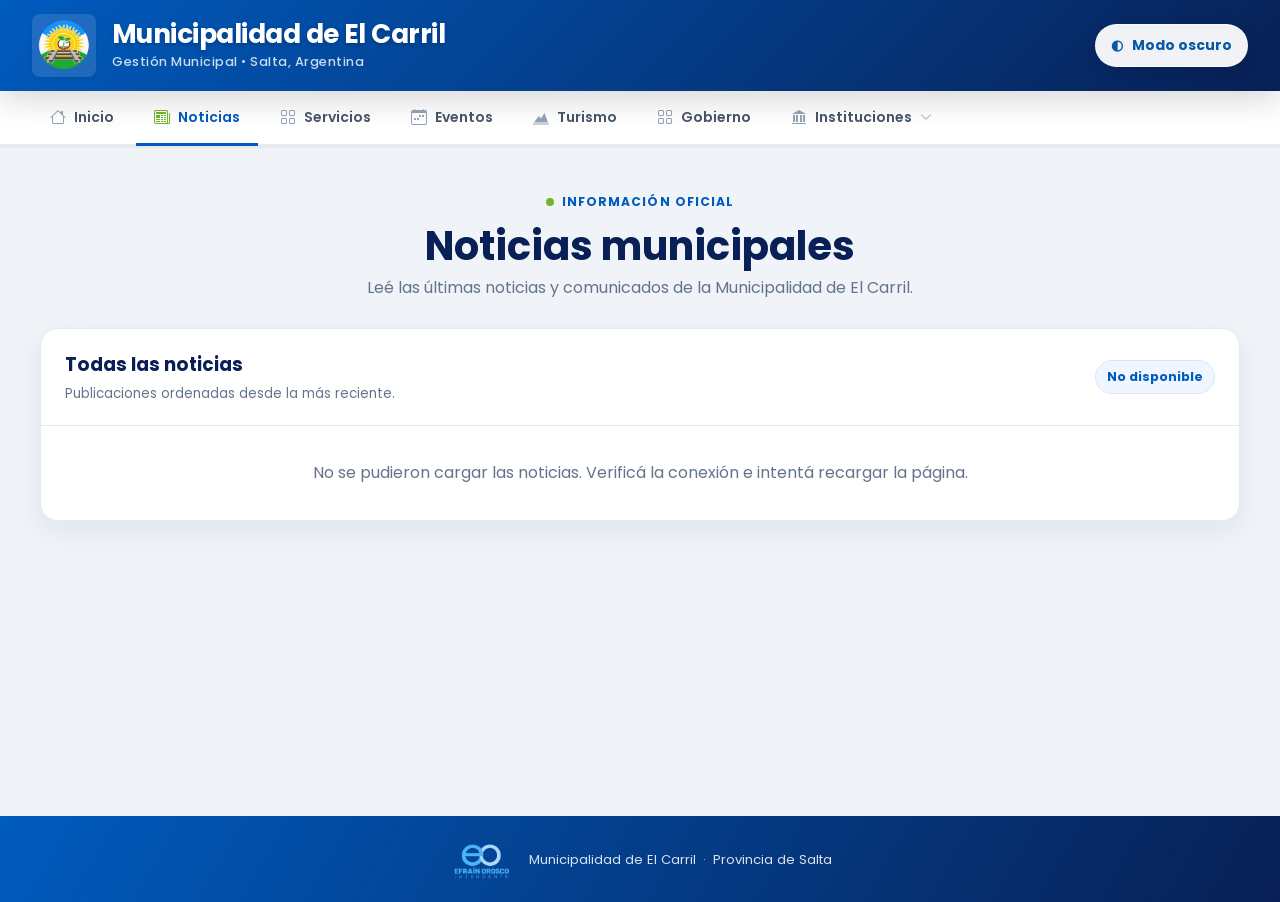
<file: noticias.html>
<!DOCTYPE html>
<html lang="es">
<head>
  <meta charset="UTF-8">
  <meta name="viewport" content="width=device-width, initial-scale=1.0">
  <meta name="theme-color" content="#082055">
  <title>Noticias | Municipalidad de El Carril</title>
  <link rel="preconnect" href="https://fonts.googleapis.com">
  <link rel="preconnect" href="https://fonts.gstatic.com" crossorigin>
  <link href="https://fonts.googleapis.com/css2?family=Poppins:wght@400;500;600;700;800&display=swap" rel="stylesheet">
  <link rel="stylesheet" href="style.css">
  <link rel="stylesheet" href="noticias.css">
  <script src="script.js" defer></script>
</head>
<body>
  <header class="header">
    <div class="header-container">
      <div class="header-left">
        <div class="logo">
          <img src="imagenes/logo1.png" alt="Municipalidad de El Carril" id="logo1">
        </div>
        <div class="titulo-wrapper">
          <h1 class="titulo">Municipalidad de El Carril</h1>
          <p class="subtitulo-header">Gestión Municipal &bull; Salta, Argentina</p>
        </div>
      </div>
      <!--<div class="header-right">
        <a href="admin2.html" class="btn-header-admin" title="Acceso al Panel de Administración">
          <svg xmlns="http://www.w3.org/2000/svg" width="16" height="16" fill="currentColor" viewBox="0 0 16 16">
            <path d="M11 6a3 3 0 1 1-6 0 3 3 0 0 1 6 0z"/>
            <path fill-rule="evenodd" d="M0 8a8 8 0 1 1 16 0A8 8 0 0 1 0 8zm8-7a7 7 0 0 0-5.468 11.37C3.242 11.226 4.805 10 8 10s4.757 1.225 5.468 2.37A7 7 0 0 0 8 1z"/>
          </svg>
          <span>Acceso Administración</span>
        </a>
      </div>-->
    </div>
  </header>
  <nav class="navbar">
    <div class="navbar-container">
      <div class="nav-links">
        <a href="index.html" class="nav-link">
          <svg xmlns="http://www.w3.org/2000/svg" width="16" height="16" fill="currentColor" viewBox="0 0 16 16">
            <path
              d="M8.707 1.5a1 1 0 0 0-1.414 0L.646 8.146a.5.5 0 0 0 .708.708L2 8.207V13.5A1.5 1.5 0 0 0 3.5 15h9a1.5 1.5 0 0 0 1.5-1.5V8.207l.646.647a.5.5 0 0 0 .708-.708L13 5.793V2.5a.5.5 0 0 0-.5-.5h-1a.5.5 0 0 0-.5.5v1.293zM13 7.207V13.5a.5.5 0 0 1-.5.5h-9a.5.5 0 0 1-.5-.5V7.207l5-5z" />
          </svg>
          Inicio
        </a>
        <a href="noticias.html" class="nav-link active">
          <svg xmlns="http://www.w3.org/2000/svg" width="16" height="16" fill="currentColor" viewBox="0 0 16 16">
            <path
              d="M0 2.5A1.5 1.5 0 0 1 1.5 1h11A1.5 1.5 0 0 1 14 2.5v10.528c0 .3-.05.654-.238.972h.738a.5.5 0 0 0 .5-.5v-9a.5.5 0 0 1 1 0v9a1.5 1.5 0 0 1-1.5 1.5H1.497A1.497 1.497 0 0 1 0 13.5zM12 14c.37 0 .654-.211.853-.441.092-.106.147-.279.147-.559V2.5a.5.5 0 0 0-.5-.5h-11a.5.5 0 0 0-.5.5v11c0 .278.223.5.497.5z" />
            <path
              d="M2 3h10v2H2zm0 3h4v3H2zm0 4h4v1H2zm0 2h4v1H2zm5-6h2v1H7zm3 0h2v1h-2zM7 8h2v1H7zm3 0h2v1h-2zm-3 2h2v1H7zm3 0h2v1h-2zm-3 2h2v1H7zm3 0h2v1h-2z" />
          </svg>
          Noticias
        </a>
        <a href="index.html#Servicios" class="nav-link">
          <svg xmlns="http://www.w3.org/2000/svg" width="16" height="16" fill="currentColor" viewBox="0 0 16 16">
            <path
              d="M1 2.5A1.5 1.5 0 0 1 2.5 1h3A1.5 1.5 0 0 1 7 2.5v3A1.5 1.5 0 0 1 5.5 7h-3A1.5 1.5 0 0 1 1 5.5zM2.5 2a.5.5 0 0 0-.5.5v3a.5.5 0 0 0 .5.5h3a.5.5 0 0 0 .5-.5v-3a.5.5 0 0 0-.5-.5zm6.5.5A1.5 1.5 0 0 1 10.5 1h3A1.5 1.5 0 0 1 15 2.5v3A1.5 1.5 0 0 1 13.5 7h-3A1.5 1.5 0 0 1 9 5.5zm1.5-.5a.5.5 0 0 0-.5.5v3a.5.5 0 0 0 .5.5h3a.5.5 0 0 0 .5-.5v-3a.5.5 0 0 0-.5-.5zM1 10.5A1.5 1.5 0 0 1 2.5 9h3A1.5 1.5 0 0 1 7 10.5v3A1.5 1.5 0 0 1 5.5 15h-3A1.5 1.5 0 0 1 1 13.5zm1.5-.5a.5.5 0 0 0-.5.5v3a.5.5 0 0 0 .5.5h3a.5.5 0 0 0 .5-.5v-3a.5.5 0 0 0-.5-.5zm6.5.5A1.5 1.5 0 0 1 10.5 9h3a1.5 1.5 0 0 1 1.5 1.5v3a1.5 1.5 0 0 1-1.5 1.5h-3A1.5 1.5 0 0 1 9 13.5zm1.5-.5a.5.5 0 0 0-.5.5v3a.5.5 0 0 0 .5.5h3a.5.5 0 0 0 .5-.5v-3a.5.5 0 0 0-.5-.5z" />
          </svg>
          Servicios
        </a>
        <a href="eventos.html" class="nav-link">
          <svg xmlns="http://www.w3.org/2000/svg" width="16" height="16" fill="currentColor" viewBox="0 0 16 16">
            <path
              d="M11 6.5a.5.5 0 0 1 .5-.5h1a.5.5 0 0 1 .5.5v1a.5.5 0 0 1-.5.5h-1a.5.5 0 0 1-.5-.5zm-3 0a.5.5 0 0 1 .5-.5h1a.5.5 0 0 1 .5.5v1a.5.5 0 0 1-.5.5h-1a.5.5 0 0 1-.5-.5zm-5 3a.5.5 0 0 1 .5-.5h1a.5.5 0 0 1 .5.5v1a.5.5 0 0 1-.5.5h-1a.5.5 0 0 1-.5-.5zm3 0a.5.5 0 0 1 .5-.5h1a.5.5 0 0 1 .5.5v1a.5.5 0 0 1-.5.5h-1a.5.5 0 0 1-.5-.5z" />
            <path
              d="M3.5 0a.5.5 0 0 1 .5.5V1h8V.5a.5.5 0 0 1 1 0V1h1a2 2 0 0 1 2 2v11a2 2 0 0 1-2 2H2a2 2 0 0 1-2-2V3a2 2 0 0 1 2-2h1V.5a.5.5 0 0 1 .5-.5M1 4v10a1 1 0 0 0 1 1h12a1 1 0 0 0 1-1V4z" />
          </svg>
          Eventos
        </a>
        <a href="#" class="nav-link">
          <svg xmlns="http://www.w3.org/2000/svg" width="16" height="16" fill="currentColor" viewBox="0 0 16 16" aria-hidden="true">
            <path d="M1 13.5 5.8 7l2.2 2.5L11.5 4l3.5 9.5z" />
            <path d="M0 14.5h16v1H0z" />
          </svg>
          Turismo
        </a>
        <a href="gobierno.html" class="nav-link">
          <svg xmlns="http://www.w3.org/2000/svg" width="16" height="16" fill="currentColor" viewBox="0 0 16 16">
            <path
              d="M1 2.5A1.5 1.5 0 0 1 2.5 1h3A1.5 1.5 0 0 1 7 2.5v3A1.5 1.5 0 0 1 5.5 7h-3A1.5 1.5 0 0 1 1 5.5zM2.5 2a.5.5 0 0 0-.5.5v3a.5.5 0 0 0 .5.5h3a.5.5 0 0 0 .5-.5v-3a.5.5 0 0 0-.5-.5zm6.5.5A1.5 1.5 0 0 1 10.5 1h3A1.5 1.5 0 0 1 15 2.5v3A1.5 1.5 0 0 1 13.5 7h-3A1.5 1.5 0 0 1 9 5.5zm1.5-.5a.5.5 0 0 0-.5.5v3a.5.5 0 0 0 .5.5h3a.5.5 0 0 0 .5-.5v-3a.5.5 0 0 0-.5-.5zM1 10.5A1.5 1.5 0 0 1 2.5 9h3A1.5 1.5 0 0 1 7 10.5v3A1.5 1.5 0 0 1 5.5 15h-3A1.5 1.5 0 0 1 1 13.5zm1.5-.5a.5.5 0 0 0-.5.5v3a.5.5 0 0 0 .5.5h3a.5.5 0 0 0 .5-.5v-3a.5.5 0 0 0-.5-.5zm6.5.5A1.5 1.5 0 0 1 10.5 9h3a1.5 1.5 0 0 1 1.5 1.5v3a1.5 1.5 0 0 1-1.5 1.5h-3A1.5 1.5 0 0 1 9 13.5zm1.5-.5a.5.5 0 0 0-.5.5v3a.5.5 0 0 0 .5.5h3a.5.5 0 0 0 .5-.5v-3a.5.5 0 0 0-.5-.5z" />
          </svg>
          Gobierno
        </a>
        <div class="dropdown" id="dropdown-instituciones">
          <a href="javascript:void(0)" class="nav-link dropbtn" aria-haspopup="true" aria-expanded="false">
            <svg xmlns="http://www.w3.org/2000/svg" width="16" height="16" fill="currentColor" viewBox="0 0 16 16" aria-hidden="true">
              <path d="M1 15h14v-1H1zm1-2h2V6H2zm3 0h2V6H5zm4 0h2V6H9zm3 0h2V6h-2zM1 5h14L8 1z" />
            </svg>
            Instituciones
            <svg xmlns="http://www.w3.org/2000/svg" width="12" height="12" fill="currentColor" viewBox="0 0 16 16">
              <path fill-rule="evenodd"
                d="M1.646 4.646a.5.5 0 0 1 .708 0L8 10.293l5.646-5.647a.5.5 0 0 1 .708.708l-6 6a.5.5 0 0 1-.708 0l-6-6a.5.5 0 0 1 0-.708z" />
            </svg>
          </a>
          <div class="dropdown-content">
            <a href="https://pdelcarril.netlify.app/" target="_blank" rel="noopener">Punto Digital</a>
            <a href="https://www.facebook.com/share/1DrHP84jLg/" target="_blank" rel="noopener">Escuela N°4281 Manuel J.
              Castilla</a>
            <a href="https://www.facebook.com/share/19d62XVhT3/" target="_blank" rel="noopener">IES N°6012</a>
            <a href="https://www.facebook.com/share/14r4hW4iFUL/" target="_blank" rel="noopener">Escuela Técnica
              N°3116</a>

          </div>
        </div>
      </div>
    </div>
  </nav>

  <main class="page-main">
    <section class="page-intro" aria-labelledby="page-title">
      <span class="eyebrow"><span></span> Información oficial</span>
      <h1 id="page-title">Noticias municipales</h1>
      <p>Leé las últimas noticias y comunicados de la Municipalidad de El Carril.</p>
    </section>

    <section class="table-card" aria-labelledby="table-title">
      <div class="table-heading">
        <div><h2 id="table-title">Todas las noticias</h2><p>Publicaciones ordenadas desde la más reciente.</p></div>
        <span class="record-count" id="record-count" aria-live="polite">Cargando…</span>
      </div>
      <div class="table-status" id="table-status" role="status" aria-live="polite">Cargando noticias…</div>
      <div class="table-scroll" id="table-scroll" hidden>
        <table>
          <thead><tr><th scope="col">Imagen</th><th scope="col">Noticia</th><th scope="col">Fecha</th><th scope="col">Descripción</th></tr></thead>
          <tbody id="noticias-lista"></tbody>
        </table>
      </div>
    </section>
  </main>

  <dialog id="modal-noticia" class="modal-noticia" aria-labelledby="modal-noticia-titulo" aria-describedby="modal-noticia-descripcion">
    <div class="modal-noticia-contenedor">
      <header class="modal-noticia-topbar"><div class="modal-noticia-badge"><span class="tag-dot"></span><span class="modal-badge-texto">NOTICIA OFICIAL</span><span class="modal-badge-separador">&bull;</span><span id="modal-noticia-contador" class="modal-badge-contador">1 de 1</span></div><button type="button" id="cerrar-modal-noticia" class="modal-noticia-cerrar" aria-label="Cerrar noticia">&times;</button></header>
      <article class="modal-noticia-cuerpo">
        <div class="modal-noticia-media"><img id="modal-noticia-imagen" class="modal-noticia-imagen" alt=""><div id="modal-noticia-banner-fallback" class="modal-noticia-banner-fallback" hidden><div class="banner-fallback-icono"><img src="imagenes/logo1.png" alt="Municipalidad de El Carril"></div><div class="banner-fallback-info"><span class="banner-fallback-muni">Municipalidad de El Carril</span><span class="banner-fallback-sub">Gestión Municipal &bull; Información Oficial</span></div></div></div>
        <div class="modal-noticia-detalle"><div class="modal-noticia-meta"><div class="modal-meta-item modal-meta-fecha"><svg xmlns="http://www.w3.org/2000/svg" width="15" height="15" fill="currentColor" viewBox="0 0 16 16" aria-hidden="true"><path d="M3.5 0a.5.5 0 0 1 .5.5V1h8V.5a.5.5 0 0 1 1 0V1h1a2 2 0 0 1 2 2v11a2 2 0 0 1-2 2H2a2 2 0 0 1-2-2V3a2 2 0 0 1 2-2h1V.5a.5.5 0 0 1 .5-.5M1 4v10a1 1 0 0 0 1 1h12a1 1 0 0 0 1-1V4z" /></svg><time id="modal-noticia-fecha"></time></div><div class="modal-meta-item modal-meta-lectura" id="modal-noticia-lectura-wrap"><svg xmlns="http://www.w3.org/2000/svg" width="15" height="15" fill="currentColor" viewBox="0 0 16 16" aria-hidden="true"><path d="M8 3.5a.5.5 0 0 0-1 0V9a.5.5 0 0 0 .252.434l3.5 2a.5.5 0 0 0 .496-.868L8 8.71V3.5z" /><path d="M8 16A8 8 0 1 0 8 0a8 8 0 0 0 0 16zm7-8A7 7 0 1 1 1 8a7 7 0 0 1 14 0z" /></svg><span id="modal-noticia-lectura">1 min de lectura</span></div><span class="modal-meta-tag">Prensa El Carril</span></div><h2 id="modal-noticia-titulo" class="modal-noticia-titulo"></h2><div class="modal-noticia-divisor" aria-hidden="true"></div><div id="modal-noticia-descripcion" class="modal-noticia-descripcion"></div></div>
      </article>
      <footer class="modal-noticia-footer"><div class="modal-nav-grupo"><button type="button" id="modal-btn-prev" class="modal-btn-nav">Anterior</button><button type="button" id="modal-btn-next" class="modal-btn-nav">Siguiente</button></div><div class="modal-acciones-grupo"><button type="button" id="modal-btn-cerrar-footer" class="modal-btn-accion modal-btn-cerrar-footer">Cerrar</button></div></footer>
    </div>
  </dialog>

  <dialog class="image-viewer" id="image-viewer" aria-label="Imagen ampliada">
    <button class="image-viewer-close" id="image-viewer-close" type="button" aria-label="Cerrar imagen">&times;</button>
    <img class="image-viewer-content" id="image-viewer-content" alt="">
    <p class="image-viewer-caption" id="image-viewer-caption"></p>
  </dialog>

  <footer class="site-footer">
    <img src="imagenes/efrain_orosco.png" alt="Gestión Efraín Orosco">
    <p>Municipalidad de El Carril <span>·</span> Provincia de Salta</p>
  </footer>

  <script>
    const TABLE_API_BASE = 'http://localhost:5000/api';
    const TABLE_API_ORIGIN = TABLE_API_BASE.replace(/\/api\/?$/, '');
    const tableStatus = document.getElementById('table-status');
    const tableScroll = document.getElementById('table-scroll');
    const tableBody = document.getElementById('noticias-lista');
    const tableImageViewer = document.getElementById('image-viewer');
    const tableImageViewerContent = document.getElementById('image-viewer-content');
    const tableImageViewerCaption = document.getElementById('image-viewer-caption');

    function abrirImagenTabla(imagen, nombre) {
      tableImageViewerContent.src = imagen.src;
      tableImageViewerContent.alt = imagen.alt;
      tableImageViewerCaption.textContent = nombre || 'Imagen de la noticia';
      tableImageViewer.showModal();
    }

    document.getElementById('image-viewer-close').addEventListener('click', () => tableImageViewer.close());
    tableImageViewer.addEventListener('click', (evento) => {
      if (evento.target === tableImageViewer) tableImageViewer.close();
    });

    function textoCelda(valor, etiqueta, clase = '') {
      const td = document.createElement('td');
      td.dataset.label = etiqueta;
      if (clase) td.className = clase;
      td.textContent = valor == null || String(valor).trim() === '' ? '—' : String(valor);
      return td;
    }

    function fechaLegible(valor) {
      if (!valor) return '—';
      const fecha = new Date(`${valor}`.length === 10 ? `${valor}T00:00:00` : valor);
      return Number.isNaN(fecha.getTime()) ? String(valor) : new Intl.DateTimeFormat('es-AR', { dateStyle: 'long' }).format(fecha);
    }

    function urlImagen(ruta) {
      if (!ruta) return '';
      if (/^https?:\/\//i.test(ruta)) return ruta;
      return `${TABLE_API_ORIGIN}/${String(ruta).replace(/^\/+/, '')}`;
    }

    function celdaImagen(ruta, nombre) {
      const td = document.createElement('td');
      td.dataset.label = 'Imagen';
      td.className = 'image-cell';
      if (ruta) {
        const img = document.createElement('img');
        img.className = 'news-image';
        img.src = urlImagen(ruta);
        img.alt = `Imagen de ${nombre || 'noticia'}`;
        img.loading = 'lazy';
        img.tabIndex = 0;
        img.setAttribute('role', 'button');
        img.setAttribute('aria-label', `Ampliar imagen de ${nombre || 'noticia'}`);
        img.addEventListener('click', () => abrirImagenTabla(img, nombre));
        img.addEventListener('keydown', (evento) => {
          if (evento.key === 'Enter' || evento.key === ' ') {
            evento.preventDefault();
            abrirImagenTabla(img, nombre);
          }
        });
        img.onerror = () => { img.remove(); td.classList.add('image-missing'); td.textContent = 'Sin imagen'; };
        td.appendChild(img);
      } else {
        td.textContent = 'Sin imagen';
        td.classList.add('image-missing');
      }
      return td;
    }

    async function cargarNoticias() {
      tableStatus.textContent = 'Cargando noticias…';
      tableStatus.hidden = false;
      tableScroll.hidden = true;
      try {
        const respuesta = await fetch(`${TABLE_API_BASE}/noticias`);
        if (!respuesta.ok) throw new Error(`Error ${respuesta.status}`);
        const noticias = await respuesta.json();
        noticias.sort((a, b) => new Date(b.fecha) - new Date(a.fecha));
        document.getElementById('record-count').textContent = `${noticias.length} ${noticias.length === 1 ? 'noticia' : 'noticias'}`;
        tableBody.replaceChildren();
        noticias.forEach((noticia) => {
          const fila = document.createElement('tr');
          fila.tabIndex = 0;
          fila.setAttribute('role', 'button');
          fila.setAttribute('aria-label', `Ver detalle de ${noticia.nombre || 'noticia'}`);
          const abrirDetalle = () => {
            noticiasCarrusel = noticias;
            abrirNoticia(noticias.indexOf(noticia));
          };
          fila.addEventListener('click', (click) => {
            if (!click.target.closest('.image-cell')) abrirDetalle();
          });
          fila.addEventListener('keydown', (tecla) => {
            if (tecla.key === 'Enter' || tecla.key === ' ') { tecla.preventDefault(); abrirDetalle(); }
          });
          fila.append(
            celdaImagen(noticia.imagen, noticia.nombre),
            textoCelda(noticia.nombre, 'Noticia', 'title-cell'),
            textoCelda(fechaLegible(noticia.fecha), 'Fecha', 'date-cell'),
            textoCelda(noticia.descripcion, 'Descripción', 'description-cell')
          );
          tableBody.appendChild(fila);
        });
        tableStatus.hidden = noticias.length > 0;
        tableStatus.textContent = noticias.length ? '' : 'Todavía no hay noticias publicadas.';
        tableScroll.hidden = noticias.length === 0;
      } catch (error) {
        console.error('No se pudieron cargar las noticias:', error);
        document.getElementById('record-count').textContent = 'No disponible';
        tableStatus.textContent = 'No se pudieron cargar las noticias. Verificá la conexión e intentá recargar la página.';
      }
    }

    cargarNoticias();
  </script>
</body>
</html>
</file>
<file: style.css>
*,
*::before,
*::after {
    box-sizing: border-box;
    margin: 0;
    padding: 0;
}

:root {
    --azul-primario: #005BBE;
    --azul-oscuro: #003d7a;
    --azul-profundo: #082055;
    --verde-accent: #71B62A;
    --cyan-accent: #5ac8d8;
    --blanco: #ffffff;
    --gris-bg: #f0f4f8;
    --gris-claro: #e8ecf1;
    --gris-medio: #94a3b8;
    --gris-texto: #475569;
    --texto-oscuro: #1e293b;
    --rojo-danger: #ef4444;
    --sombra-sm: 0 1px 3px rgba(0, 0, 0, 0.08);
    --sombra-md: 0 4px 12px rgba(0, 0, 0, 0.1);
    --sombra-lg: 0 10px 30px rgba(0, 0, 0, 0.15);
    --radio-sm: 8px;
    --radio-md: 12px;
    --radio-lg: 16px;
    --transicion: 0.25s ease;
}

html {
    scroll-behavior: smooth;
}

body {
    font-family: 'Poppins', -apple-system, BlinkMacSystemFont, 'Segoe UI', Roboto, sans-serif;
    background: var(--gris-bg);
    color: var(--texto-oscuro);
    min-height: 100vh;
    overflow-x: hidden;
    line-height: 1.6;
}

/* ====================================================
   HEADER PRINCIPAL
   ==================================================== */
.header {
    background: linear-gradient(135deg, var(--azul-primario), var(--azul-profundo));
    color: var(--blanco);
    padding: 14px 32px;
    box-shadow: var(--sombra-lg);
    position: sticky;
    top: 0;
    z-index: 1000;
    backdrop-filter: blur(8px);
}

.header-container {
    max-width: 1280px;
    margin: 0 auto;
    display: flex;
    justify-content: space-between;
    align-items: center;
    gap: 20px;
}

.header-left {
    display: flex;
    align-items: center;
    gap: 16px;
}

.logo {
    display: flex;
    align-items: center;
}

#logo1 {
    width: 64px;
    height: auto;
    border-radius: var(--radio-sm);
    background: rgba(255, 255, 255, 0.12);
    padding: 6px;
    box-shadow: var(--sombra-sm);
    transition: transform var(--transicion);
}

#logo1:hover {
    transform: scale(1.05);
}

.titulo-wrapper {
    display: flex;
    flex-direction: column;
}

.titulo {
    color: var(--blanco);
    font-size: clamp(1.15rem, 2.2vw, 1.65rem);
    font-weight: 700;
    letter-spacing: -0.02em;
    line-height: 1.2;
    margin: 0;
    text-shadow: 0 2px 4px rgba(0, 0, 0, 0.2);
}

.subtitulo-header {
    color: rgba(255, 255, 255, 0.8);
    font-size: 0.8rem;
    font-weight: 500;
    letter-spacing: 0.5px;
    margin-top: 2px;
}

.header-right {
    display: flex;
    align-items: center;
}

/*.btn-header-admin {
    display: inline-flex;
    align-items: center;
    gap: 8px;
    padding: 9px 16px;
    font-size: 0.825rem;
    font-weight: 600;
    color: var(--blanco);
    background: rgba(255, 255, 255, 0.12);
    border: 1px solid rgba(255, 255, 255, 0.25);
    border-radius: var(--radio-sm);
    text-decoration: none;
    transition: all var(--transicion);
    backdrop-filter: blur(4px);
    white-space: nowrap;
}

.btn-header-admin:hover {
    background: rgba(255, 255, 255, 0.22);
    border-color: rgba(255, 255, 255, 0.5);
    transform: translateY(-2px);
    box-shadow: 0 4px 14px rgba(0, 0, 0, 0.2);
}
*/

/* ====================================================
   WIDGET CLIMA — TOAST FLOTANTE (esquina superior derecha)
   ==================================================== */
@keyframes climaSlideIn {
    from {
        opacity: 0;
        transform: translateX(110%);
    }

    to {
        opacity: 1;
        transform: translateX(0);
    }
}

.widget-clima-carril {
    position: fixed;
    top: 80px;
    right: 20px;
    z-index: 1100;
    display: flex;
    flex-direction: column;
    background: rgba(255, 255, 255, 0.88);
    backdrop-filter: blur(16px) saturate(180%);
    -webkit-backdrop-filter: blur(16px) saturate(180%);
    border: 1px solid rgba(255, 255, 255, 0.6);
    border-radius: 16px;
    padding: 14px 18px;
    font-family: 'Poppins', system-ui, -apple-system, sans-serif;
    color: #1e293b;
    box-shadow:
        0 8px 32px rgba(0, 91, 190, 0.14),
        0 2px 8px rgba(0, 0, 0, 0.08),
        inset 0 1px 0 rgba(255, 255, 255, 0.9);
    min-width: 210px;
    max-width: 240px;
    box-sizing: border-box;
    animation: climaSlideIn 0.45s cubic-bezier(0.22, 1, 0.36, 1) both;
    transition: box-shadow 0.25s ease, transform 0.25s ease;
    cursor: default;
}

.widget-clima-carril:hover {
    box-shadow:
        0 16px 48px rgba(0, 91, 190, 0.2),
        0 4px 16px rgba(0, 0, 0, 0.1),
        inset 0 1px 0 rgba(255, 255, 255, 0.9);
    transform: translateY(-2px) scale(1.01);
}

/* Indicador de color en el borde izquierdo */
.widget-clima-carril::before {
    content: '';
    position: absolute;
    left: 0;
    top: 14px;
    bottom: 14px;
    width: 3px;
    border-radius: 0 3px 3px 0;
    background: linear-gradient(180deg, var(--azul-primario), var(--verde-accent));
}

.widget-clima-carril .clima-top {
    display: flex;
    justify-content: space-between;
    align-items: center;
    border-bottom: 1px solid rgba(226, 232, 240, 0.8);
    padding-bottom: 8px;
    margin-bottom: 8px;
    padding-left: 6px;
}

.widget-clima-carril .clima-lugar {
    font-size: 0.8rem;
    font-weight: 700;
    color: #1e3a8a;
    text-transform: uppercase;
    letter-spacing: 0.5px;
}

.widget-clima-carril .clima-provincia {
    font-size: 0.68rem;
    color: #64748b;
    margin-top: 1px;
}

.widget-clima-carril .clima-icono {
    font-size: 1.7rem;
    filter: drop-shadow(0 2px 4px rgba(0, 0, 0, 0.12));
}

.widget-clima-carril .clima-cuerpo {
    display: flex;
    align-items: baseline;
    gap: 8px;
    padding-left: 6px;
}

.widget-clima-carril .clima-temp {
    font-size: 2rem;
    font-weight: 800;
    color: #0f172a;
    line-height: 1;
    letter-spacing: -1px;
}

.widget-clima-carril .clima-estado {
    font-size: 0.8rem;
    font-weight: 600;
    color: #475569;
}

.widget-clima-carril .clima-detalles {
    display: flex;
    justify-content: space-between;
    gap: 8px;
    margin-top: 8px;
    padding-top: 8px;
    padding-left: 6px;
    border-top: 1px dashed rgba(226, 232, 240, 0.9);
    font-size: 0.72rem;
    color: #64748b;
    font-weight: 500;
}

/* ====================================================
   BARRA DE NAVEGACIÓN 
   ==================================================== */
.navbar {
    background: var(--blanco);
    border-bottom: 2px solid var(--gris-claro);
    box-shadow: var(--sombra-sm);
    position: sticky;
    top: 0;
    z-index: 900;
}

.navbar-container {
    max-width: 1280px;
    margin: 0 auto;
    padding: 0 32px;
    display: flex;
    align-items: center;
}

.nav-links {
    display: flex;
    align-items: center;
    width: 100%;
    gap: 4px;
    overflow: visible;
}

.nav-link,
.navbar a {
    display: inline-flex;
    align-items: center;
    gap: 8px;
    padding: 15px 18px;
    font-size: 0.875rem;
    font-weight: 600;
    color: var(--gris-texto);
    text-decoration: none;
    border-radius: 0;
    border-bottom: 3px solid transparent;
    margin-bottom: -2px;
    transition: all var(--transicion);
    white-space: nowrap;
}

.nav-link:hover,
.navbar a:hover {
    color: var(--azul-primario);
    background: rgba(0, 91, 190, 0.04);
}

.nav-link.active {
    color: var(--azul-primario);
    border-bottom-color: var(--azul-primario);
}

.nav-link svg {
    color: var(--gris-medio);
    transition: color var(--transicion);
}

.nav-link:hover svg,
.nav-link.active svg {
    color: var(--verde-accent);
}

/*
.navbar {
    display: flex;
    justify-content: space-between;
    align-items: center;
    padding: 1rem 1.5rem;

    /* IMPORTANTE: sin position: fixed ni sticky, tiene que scrollear con la página *
}
*/
/*.navbar a {
    color: #fff;
    text-decoration: none;
    margin-left: 1rem;
}

/* Hamburguesa: invisible desde el principio *
.hamburguesa {
    position: fixed;
    top: 1rem;
    right: 1rem;
    z-index: 1000;
    display: flex;
    flex-direction: column;
    gap: 5px;
    padding: 10px;
    background: #1f2937;
    border: none;
    border-radius: 8px;
    cursor: pointer;

    opacity: 0;
    visibility: hidden;
    /* también la saca del tab/lectores de pantalla *
    pointer-events: none;
    transition: opacity 0.3s, visibility 0.3s;
}

.hamburguesa.visible {
    opacity: 1;
    visibility: visible;
    pointer-events: auto;
}

.hamburguesa span {
    width: 26px;
    height: 3px;
    background: #fff;
    border-radius: 2px;
    transition: transform 0.3s, opacity 0.3s;
}

.hamburguesa.activo span:nth-child(1) {
    transform: translateY(8px) rotate(45deg);
}

.hamburguesa.activo span:nth-child(2) {
    opacity: 0;
}

.hamburguesa.activo span:nth-child(3) {
    transform: translateY(-8px) rotate(-45deg);
}

/* Menú desplegable *
.menu-flotante {
    position: fixed;
    top: 4.5rem;
    right: 1rem;
    z-index: 999;
    display: none;
    flex-direction: column;
    gap: 1rem;
    padding: 1rem 1.5rem;
    background: #1f2937;
    border-radius: 8px;
}

.menu-flotante.abierto {
    display: flex;
}

.menu-flotante a {
    color: #fff;
    text-decoration: none;
}

/* Dropdown */
.dropdown {
    position: relative;
    display: inline-flex;
}

.dropbtn {
    cursor: pointer;
    user-select: none;
}

.dropbtn svg {
    transition: transform var(--transicion), color var(--transicion);
}

.dropdown:hover .dropbtn svg,
.dropdown.activo .dropbtn svg {
    transform: rotate(180deg);
    color: var(--verde-accent);
}

.dropdown-content {
    display: none;
    position: absolute;
    top: 100%;
    left: 0;
    background: var(--blanco);
    min-width: 220px;
    border-radius: var(--radio-md);
    box-shadow: 0 10px 25px rgba(0, 0, 0, 0.12), 0 2px 6px rgba(0, 0, 0, 0.04);
    border: 1px solid var(--gris-claro);
    padding: 8px 0;
    z-index: 1000;
    animation: fadeInDown 0.25s ease;
}

@keyframes fadeInDown {
    from {
        opacity: 0;
        transform: translateY(-8px);
    }

    to {
        opacity: 1;
        transform: translateY(0);
    }
}

.dropdown-content a {
    display: block;
    padding: 11px 20px;
    color: var(--texto-oscuro);
    font-size: 0.875rem;
    font-weight: 500;
    text-decoration: none;
    border-bottom: none;
    margin: 0;
    transition: all var(--transicion);
    white-space: nowrap;
}

.dropdown-content a:hover {
    background: rgba(0, 91, 190, 0.08);
    color: var(--azul-primario);
    padding-left: 24px;
}

.dropdown:hover .dropdown-content,
.dropdown.activo .dropdown-content {
    display: block;
}

/* ====================================================
   PARALLAX VIDEO
   ==================================================== */
.parallax {
    position: relative;
    width: 100%;
    height: 82vh;
    min-height: 600px;
    max-height: 960px;
    overflow: hidden;
    background: var(--azul-profundo);
    display: flex;
    align-items: center;
    justify-content: center;
}

.video-bg {
    width: 100%;
    height: 100%;
    object-fit: cover;
    position: absolute;
    top: 0;
    left: 0;
    z-index: 1;
    will-change: transform, opacity;
}

.parallax-overlay {
    position: absolute;
    inset: 0;
    background: linear-gradient(180deg,
            rgba(8, 32, 85, 0.28) 0%,
            rgba(8, 32, 85, 0.12) 50%,
            rgba(8, 32, 85, 0.28) 100%);
    z-index: 2;
    pointer-events: none;
}

.parallax-hero-content {
    position: relative;
    z-index: 3;
    text-align: center;
    padding: 0 20px;
    max-width: 800px;
    animation: fadeInUp 0.8s ease;
}

.hero-badge {
    display: inline-flex;
    align-items: center;
    gap: 8px;
    background: rgba(255, 255, 255, 0.18);
    border: 1px solid rgba(255, 255, 255, 0.3);
    backdrop-filter: blur(8px);
    color: var(--blanco);
    padding: 6px 16px;
    border-radius: 50px;
    font-size: 0.8rem;
    font-weight: 600;
    letter-spacing: 0.5px;
    text-transform: uppercase;
    margin-bottom: 14px;
    box-shadow: var(--sombra-sm);
}

.pulse-dot {
    width: 8px;
    height: 8px;
    border-radius: 50%;
    background: var(--verde-accent);
    box-shadow: 0 0 0 0 rgba(113, 182, 42, 0.7);
    animation: pulse 2s infinite;
}

@keyframes pulse {
    0% {
        transform: scale(0.95);
        box-shadow: 0 0 0 0 rgba(113, 182, 42, 0.7);
    }

    70% {
        transform: scale(1);
        box-shadow: 0 0 0 8px rgba(113, 182, 42, 0);
    }

    100% {
        transform: scale(0.95);
        box-shadow: 0 0 0 0 rgba(113, 182, 42, 0);
    }
}

.hero-title {
    color: var(--blanco);
    font-size: clamp(1.8rem, 4vw, 3rem);
    font-weight: 800;
    letter-spacing: -0.02em;
    line-height: 1.15;
    margin-bottom: 12px;
    text-shadow: 0 3px 12px rgba(0, 0, 0, 0.45);
}

.hero-subtitle {
    color: rgba(255, 255, 255, 0.9);
    font-size: clamp(0.95rem, 1.8vw, 1.15rem);
    font-weight: 400;
    max-width: 600px;
    margin: 0 auto;
    text-shadow: 0 2px 8px rgba(0, 0, 0, 0.35);
}

/* ====================================================
   TAGS Y ENCABEZADOS DE SECCIÓN
   ==================================================== */
.section-title-wrap {
    margin-bottom: 24px;
}

.section-title-wrap.text-center {
    text-align: center;
}

.section-tag {
    display: inline-flex;
    align-items: center;
    gap: 6px;
    font-size: 0.75rem;
    font-weight: 700;
    color: var(--azul-primario);
    text-transform: uppercase;
    letter-spacing: 1px;
    margin-bottom: 6px;
}

.section-tag.center {
    justify-content: center;
}

.tag-dot {
    width: 6px;
    height: 6px;
    border-radius: 50%;
    background: var(--verde-accent);
}

.section-title-row {
    display: flex;
    justify-content: space-between;
    align-items: center;
    gap: 16px;
}

.section-title {
    font-size: clamp(1.4rem, 2.5vw, 1.85rem);
    font-weight: 700;
    color: var(--texto-oscuro);
    letter-spacing: -0.01em;
}

.section-desc {
    color: var(--gris-texto);
    font-size: 0.95rem;
    max-width: 600px;
    margin: 6px auto 0;
}

/* ====================================================
   SECCIÓN NOTICIAS CON CARRUSEL
   ==================================================== */
.noticias-section {
    max-width: 1200px;
    margin: -50px auto 60px;
    padding: 0 24px;
    position: relative;
    z-index: 10;
}

.carrusel-container {
    background: var(--blanco);
    border-radius: var(--radio-lg);
    box-shadow: var(--sombra-md);
    padding: 28px;
    border: 1px solid rgba(255, 255, 255, 0.8);
    margin-bottom: 48px;
    animation: fadeInUp 0.5s ease;
}

.noticia-badge {
    display: inline-flex;
    align-items: center;
    gap: 6px;
    padding: 6px 14px;
    background: rgba(0, 91, 190, 0.08);
    color: var(--azul-primario);
    font-size: 0.825rem;
    font-weight: 600;
    border-radius: 50px;
    border: 1px solid rgba(0, 91, 190, 0.15);
}

.noticia-num {
    color: var(--verde-accent);
    font-weight: 700;
}

.carrusel {
    position: relative;
    width: 100%;
    height: 480px;
    overflow: hidden;
    touch-action: pan-y;
    border-radius: var(--radio-md);
    box-shadow: var(--sombra-md);
    background: #111827;
}

.pista {
    display: flex;
    transition: transform 0.5s cubic-bezier(0.25, 1, 0.5, 1);
    height: 100%;
}

.elemento {
    min-width: 100%;
    height: 100%;
    position: relative;
    background-size: cover;
    background-position: center;
    background-repeat: no-repeat;
    background-color: var(--azul-profundo);
}

.elemento-texto {
    position: absolute;
    left: 0;
    right: 0;
    bottom: 0;
    padding: 36px 40px;
    background: linear-gradient(180deg,
            transparent 0%,
            rgba(8, 32, 85, 0.7) 40%,
            rgba(8, 32, 85, 0.95) 100%);
    backdrop-filter: blur(2px);
    color: var(--blanco);
    text-align: left;
}

.elemento-texto h2 {
    color: var(--blanco);
    font-size: clamp(1.25rem, 2.5vw, 1.85rem);
    font-weight: 700;
    line-height: 1.25;
    margin: 0 0 8px 0;
    text-shadow: 0 2px 6px rgba(0, 0, 0, 0.35);
}

.elemento-texto p {
    color: rgba(255, 255, 255, 0.9);
    font-size: 0.95rem;
    line-height: 1.5;
    margin: 0 0 12px 0;
    max-width: 720px;
    display: -webkit-box;
    -webkit-line-clamp: 2;
    -webkit-box-orient: vertical;
    overflow: hidden;
}

.elemento-texto small {
    display: inline-flex;
    align-items: center;
    gap: 6px;
    padding: 4px 12px;
    background: rgba(255, 255, 255, 0.12);
    border: 1px solid rgba(255, 255, 255, 0.2);
    border-radius: 50px;
    color: var(--cyan-accent);
    font-size: 0.75rem;
    font-weight: 600;
    backdrop-filter: blur(4px);
}

/* Botón para abrir el detalle de una noticia */
.btn-ver-mas {
    display: inline-flex;
    align-items: center;
    justify-content: center;
    margin-left: 12px;
    padding: 7px 16px;
    border: 1px solid rgba(255, 255, 255, 0.5);
    border-radius: 50px;
    background: var(--blanco);
    color: var(--azul-primario);
    font: inherit;
    font-size: 0.85rem;
    font-weight: 600;
    cursor: pointer;
    transition: transform 0.2s ease, background 0.2s ease;
}

.btn-ver-mas:hover {
    transform: translateY(-2px);
    background: #eaf4ff;
}

.btn-ver-mas:focus-visible,
.modal-noticia-cerrar:focus-visible,
.modal-btn-nav:focus-visible,
.modal-btn-accion:focus-visible {
    outline: 3px solid var(--cyan-accent);
    outline-offset: 3px;
}

/* ====================================================
   VENTANA FLOTANTE DE NOTICIAS (MODAL)
   ==================================================== */
.modal-noticia {
    width: min(840px, calc(100% - 32px));
    max-height: min(90vh, 880px);
    padding: 0;
    border: 1px solid rgba(255, 255, 255, 0.85);
    border-radius: 22px;
    background: var(--blanco);
    box-shadow:
        0 25px 70px -10px rgba(8, 32, 85, 0.45),
        0 10px 25px -5px rgba(0, 91, 190, 0.2);
    overflow: hidden;
    position: fixed;
    inset: 0;
    margin: auto;
}

.modal-noticia[open] {
    animation: modalPopIn 0.32s cubic-bezier(0.16, 1, 0.3, 1) forwards;
}

.modal-noticia::backdrop {
    background: rgba(8, 32, 85, 0.72);
    backdrop-filter: blur(8px);
    -webkit-backdrop-filter: blur(8px);
    animation: modalBackdropFade 0.28s ease forwards;
}

@keyframes modalPopIn {
    from {
        opacity: 0;
        transform: scale(0.94) translateY(18px);
    }

    to {
        opacity: 1;
        transform: scale(1) translateY(0);
    }
}

@keyframes modalBackdropFade {
    from {
        opacity: 0;
    }

    to {
        opacity: 1;
    }
}

.modal-noticia-contenedor {
    display: flex;
    flex-direction: column;
    height: 100%;
    max-height: min(90vh, 880px);
    background: var(--blanco);
}

/* Barra superior / Topbar */
.modal-noticia-topbar {
    display: flex;
    align-items: center;
    justify-content: space-between;
    padding: 14px 24px;
    background: rgba(255, 255, 255, 0.96);
    backdrop-filter: blur(10px);
    -webkit-backdrop-filter: blur(10px);
    border-bottom: 1px solid var(--gris-claro);
    z-index: 10;
    flex-shrink: 0;
}

.modal-noticia-badge {
    display: inline-flex;
    align-items: center;
    gap: 8px;
    padding: 5px 14px;
    background: rgba(0, 91, 190, 0.08);
    border: 1px solid rgba(0, 91, 190, 0.15);
    border-radius: 50px;
    font-size: 0.75rem;
    font-weight: 700;
    letter-spacing: 0.5px;
    color: var(--azul-primario);
}

.modal-badge-separador {
    color: var(--gris-medio);
    font-weight: normal;
}

.modal-badge-contador {
    color: var(--verde-accent);
    font-weight: 700;
}

.modal-noticia-cerrar {
    display: flex;
    align-items: center;
    justify-content: center;
    width: 36px;
    height: 36px;
    border-radius: 50%;
    border: 1px solid var(--gris-claro);
    background: var(--gris-bg);
    color: var(--gris-texto);
    cursor: pointer;
    transition: all var(--transicion);
}

.modal-noticia-cerrar:hover {
    background: #fee2e2;
    border-color: #fca5a5;
    color: var(--rojo-danger);
    transform: rotate(90deg);
}

/* Sección multimedia */
.modal-noticia-media {
    position: relative;
    width: 100%;
    max-height: 360px;
    background: var(--azul-profundo);
    overflow: hidden;
    flex-shrink: 0;
}

.modal-noticia-imagen {
    width: 100%;
    max-height: 360px;
    object-fit: cover;
    display: block;
}

.modal-noticia-imagen[hidden] {
    display: none !important;
}

/* Banner de respaldo institucional cuando no hay imagen */
.modal-noticia-banner-fallback {
    display: flex;
    align-items: center;
    gap: 20px;
    padding: 34px 28px;
    background: linear-gradient(135deg, var(--azul-primario) 0%, var(--azul-profundo) 100%);
    color: var(--blanco);
    position: relative;
    overflow: hidden;
}

.modal-noticia-banner-fallback::after {
    content: '';
    position: absolute;
    right: -30px;
    bottom: -30px;
    width: 160px;
    height: 160px;
    background: radial-gradient(circle, rgba(255, 255, 255, 0.15) 0%, transparent 70%);
    border-radius: 50%;
    pointer-events: none;
}

.banner-fallback-icono {
    width: 60px;
    height: 60px;
    background: rgba(255, 255, 255, 0.14);
    border: 1px solid rgba(255, 255, 255, 0.25);
    border-radius: 14px;
    padding: 8px;
    display: flex;
    align-items: center;
    justify-content: center;
    backdrop-filter: blur(4px);
    flex-shrink: 0;
}

.banner-fallback-icono img {
    width: 100%;
    height: 100%;
    object-fit: contain;
}

.banner-fallback-info {
    display: flex;
    flex-direction: column;
    gap: 2px;
}

.banner-fallback-muni {
    font-size: 1.15rem;
    font-weight: 700;
    letter-spacing: -0.01em;
}

.banner-fallback-sub {
    font-size: 0.8rem;
    color: rgba(255, 255, 255, 0.85);
    font-weight: 400;
}

/* Cuerpo del modal con scroll integrado (la imagen scrollea junto con el texto) */
.modal-noticia-cuerpo {
    padding: 0;
    overflow-y: auto;
    flex: 1 1 auto;
    overscroll-behavior: contain;
}

.modal-noticia-detalle {
    padding: 28px 34px 34px;
}

/* Scrollbar personalizada */
.modal-noticia-cuerpo::-webkit-scrollbar {
    width: 8px;
}

.modal-noticia-cuerpo::-webkit-scrollbar-track {
    background: var(--gris-bg);
}

.modal-noticia-cuerpo::-webkit-scrollbar-thumb {
    background: #cbd5e1;
    border-radius: 4px;
}

.modal-noticia-cuerpo::-webkit-scrollbar-thumb:hover {
    background: var(--azul-primario);
}

.modal-noticia-meta {
    display: flex;
    flex-wrap: wrap;
    align-items: center;
    gap: 14px;
    margin-bottom: 14px;
    font-size: 0.825rem;
}

.modal-meta-item {
    display: inline-flex;
    align-items: center;
    gap: 6px;
    color: var(--azul-primario);
    font-weight: 600;
}

.modal-meta-lectura {
    color: var(--gris-texto);
    font-weight: 500;
}

.modal-meta-tag {
    padding: 3px 10px;
    background: rgba(113, 182, 42, 0.12);
    border: 1px solid rgba(113, 182, 42, 0.25);
    border-radius: 50px;
    color: #3b7c09;
    font-size: 0.75rem;
    font-weight: 600;
}

.modal-noticia-titulo {
    color: var(--azul-profundo);
    font-size: clamp(1.35rem, 2.4vw, 1.85rem);
    font-weight: 700;
    line-height: 1.3;
    margin: 0 0 14px 0;
    letter-spacing: -0.015em;
}

.modal-noticia-divisor {
    width: 56px;
    height: 3px;
    background: linear-gradient(90deg, var(--azul-primario), var(--cyan-accent));
    border-radius: 3px;
    margin-bottom: 20px;
}

/* Soporte para columna TEXT con múltiples párrafos, enlaces y listas */
.modal-noticia-descripcion {
    color: #334155;
    font-size: 1rem;
    line-height: 1.8;
    overflow-wrap: anywhere;
}

.modal-noticia-descripcion .modal-parrafo {
    margin: 0 0 1.25rem 0;
}

.modal-noticia-descripcion .modal-parrafo:last-child {
    margin-bottom: 0;
}

.modal-noticia-descripcion .modal-parrafo.modal-lead {
    font-size: 1.08rem;
    font-weight: 500;
    color: var(--texto-oscuro);
    line-height: 1.75;
}

.modal-noticia-descripcion .modal-link {
    color: var(--azul-primario);
    text-decoration: underline;
    text-underline-offset: 3px;
    font-weight: 500;
    word-break: break-all;
    transition: color var(--transicion);
}

.modal-noticia-descripcion .modal-link:hover {
    color: var(--azul-oscuro);
    text-decoration-thickness: 2px;
}

.modal-noticia-descripcion .modal-sin-descripcion {
    color: var(--gris-medio);
    font-style: italic;
}

/* Footer del modal con navegación y acciones */
.modal-noticia-footer {
    padding: 14px 24px;
    background: var(--gris-bg);
    border-top: 1px solid var(--gris-claro);
    display: flex;
    justify-content: space-between;
    align-items: center;
    gap: 12px;
    flex-shrink: 0;
}

.modal-nav-grupo,
.modal-acciones-grupo {
    display: flex;
    align-items: center;
    gap: 10px;
}

.modal-btn-nav {
    display: inline-flex;
    align-items: center;
    gap: 6px;
    padding: 8px 16px;
    border-radius: 50px;
    border: 1px solid var(--gris-claro);
    background: var(--blanco);
    color: var(--azul-primario);
    font-family: inherit;
    font-size: 0.85rem;
    font-weight: 600;
    cursor: pointer;
    transition: all var(--transicion);
}

.modal-btn-nav:hover:not(:disabled) {
    background: #eaf4ff;
    border-color: var(--azul-primario);
    transform: translateY(-1px);
    box-shadow: var(--sombra-sm);
}

.modal-btn-nav:disabled {
    opacity: 0.4;
    cursor: not-allowed;
}

.modal-btn-accion {
    display: inline-flex;
    align-items: center;
    gap: 6px;
    padding: 8px 18px;
    border-radius: 50px;
    font-family: inherit;
    font-size: 0.85rem;
    font-weight: 600;
    cursor: pointer;
    transition: all var(--transicion);
}

.modal-btn-compartir {
    background: var(--blanco);
    border: 1px solid var(--gris-claro);
    color: var(--gris-texto);
}

.modal-btn-compartir:hover {
    border-color: var(--azul-primario);
    color: var(--azul-primario);
    background: #f8fafc;
    transform: translateY(-1px);
}

.modal-btn-compartir.copiado {
    background: #ecfdf5;
    border-color: #10b981;
    color: #047857;
}

.modal-btn-cerrar-footer {
    background: var(--azul-primario);
    border: 1px solid var(--azul-primario);
    color: var(--blanco);
}

.modal-btn-cerrar-footer:hover {
    background: var(--azul-oscuro);
    border-color: var(--azul-oscuro);
    transform: translateY(-1px);
    box-shadow: 0 4px 12px rgba(0, 91, 190, 0.25);
}

.modal-noticia-abierta {
    overflow: hidden;
}

/* ====================================================
   MODAL DE EVENTOS
   ==================================================== */
.modal-evento {
    width: min(840px, calc(100% - 32px));
    max-height: min(90vh, 880px);
    padding: 0;
    border: 1px solid rgba(255, 255, 255, 0.85);
    border-radius: 22px;
    background: var(--blanco);
    box-shadow:
        0 25px 70px -10px rgba(8, 32, 85, 0.45),
        0 10px 25px -5px rgba(113, 182, 42, 0.18);
    overflow: hidden;
    position: fixed;
    inset: 0;
    margin: auto;
}

.modal-evento[open] {
    animation: modalPopIn 0.32s cubic-bezier(0.16, 1, 0.3, 1) forwards;
}

.modal-evento::backdrop {
    background: rgba(8, 32, 85, 0.72);
    backdrop-filter: blur(8px);
    -webkit-backdrop-filter: blur(8px);
    animation: modalBackdropFade 0.28s ease forwards;
}

/* Badge verde para eventos */
.modal-evento .modal-noticia-badge {
    background: rgba(113, 182, 42, 0.1);
    border-color: rgba(113, 182, 42, 0.3);
    color: #3b7c09;
}

.modal-evento .modal-badge-contador {
    color: var(--azul-primario);
}

/* Banner fallback verde para eventos */
.modal-evento-banner {
    background: linear-gradient(135deg, #4a8f10 0%, var(--azul-profundo) 100%) !important;
}

/* Tag verde especifico de eventos */
.modal-meta-tag-evento {
    padding: 3px 10px;
    background: rgba(113, 182, 42, 0.12);
    border: 1px solid rgba(113, 182, 42, 0.25);
    border-radius: 50px;
    color: #3b7c09;
    font-size: 0.75rem;
    font-weight: 600;
}

/* Divisor verde para eventos */
.modal-evento .modal-noticia-divisor {
    background: linear-gradient(90deg, var(--verde-accent), var(--cyan-accent));
}

@media (max-width: 680px) {
    .modal-noticia {
        width: calc(100% - 20px);
        max-height: 94vh;
        border-radius: 18px;
    }

    .modal-noticia-topbar {
        padding: 12px 16px;
    }

    .modal-noticia-cuerpo {
        padding: 0;
    }

    .modal-noticia-detalle {
        padding: 20px 18px 24px;
    }

    .modal-noticia-media {
        max-height: 240px;
    }

    .modal-noticia-imagen {
        max-height: 240px;
    }

    .modal-noticia-footer {
        padding: 12px 16px;
        flex-direction: column-reverse;
        gap: 10px;
        align-items: stretch;
    }

    .modal-nav-grupo,
    .modal-acciones-grupo {
        width: 100%;
        justify-content: space-between;
    }

    .modal-btn-nav,
    .modal-btn-accion {
        flex: 1;
        justify-content: center;
    }
}

/* Botones Anterior / Siguiente */
.btn-prev,
.btn-next {
    position: absolute;
    top: 50%;
    transform: translateY(-50%);
    width: 48px;
    height: 48px;
    border-radius: 50%;
    background: rgba(255, 255, 255, 0.2);
    border: 1px solid rgba(255, 255, 255, 0.35);
    backdrop-filter: blur(8px);
    color: var(--blanco);
    display: flex;
    align-items: center;
    justify-content: center;
    cursor: pointer;
    z-index: 10;
    transition: all var(--transicion);
    box-shadow: var(--sombra-md);
}

.btn-prev:hover,
.btn-next:hover {
    background: var(--blanco);
    color: var(--azul-primario);
    transform: translateY(-50%) scale(1.08);
    box-shadow: 0 8px 24px rgba(0, 0, 0, 0.25);
}

.btn-prev {
    left: 20px;
}

.btn-next {
    right: 20px;
}

/* Puntos indicadores */
.puntos-container {
    text-align: center;
    padding: 18px 0 4px;
}

.puntos {
    display: flex;
    justify-content: center;
    align-items: center;
    gap: 8px;
}

.punto {
    width: 10px;
    height: 10px;
    border-radius: 50%;
    border: none;
    background: var(--gris-claro);
    cursor: pointer;
    transition: all var(--transicion);
}

.punto:hover {
    background: var(--gris-medio);
    transform: scale(1.2);
}

.punto.activo {
    background: linear-gradient(135deg, var(--azul-primario), var(--verde-accent));
    width: 28px;
    border-radius: 50px;
    box-shadow: 0 2px 6px rgba(0, 91, 190, 0.35);
}

/* ====================================================
   SECCIÓN SERVICIOS
   ==================================================== */
.servicios-wrapper {
    background: var(--blanco);
    border-radius: var(--radio-lg);
    box-shadow: var(--sombra-md);
    padding: 36px 32px;
    border: 1px solid rgba(255, 255, 255, 0.8);
}

.Servicios {
    display: grid;
    grid-template-columns: repeat(auto-fit, minmax(180px, 1fr));
    gap: 16px;
    list-style: none;
    margin-top: 28px;
    padding: 0;
}

.Servicios a {
    display: flex;
    align-items: center;
    gap: 14px;
    background: var(--gris-bg);
    border: 1px solid var(--gris-claro);
    border-radius: var(--radio-md);
    padding: 16px 18px;
    color: var(--texto-oscuro);
    text-decoration: none;
    transition: all var(--transicion);
    position: relative;
    overflow: hidden;
}

.Servicios a:hover {
    background: var(--blanco);
    border-color: var(--azul-primario);
    transform: translateY(-4px);
    box-shadow: var(--sombra-md);
}

.servicio-icon-box {
    width: 44px;
    height: 44px;
    border-radius: var(--radio-sm);
    background: linear-gradient(135deg, rgba(0, 91, 190, 0.1), rgba(113, 182, 42, 0.1));
    color: var(--azul-primario);
    display: flex;
    align-items: center;
    justify-content: center;
    flex-shrink: 0;
    transition: all var(--transicion);
}

.Servicios a:hover .servicio-icon-box {
    background: linear-gradient(135deg, var(--azul-primario), var(--verde-accent));
    color: var(--blanco);
    transform: scale(1.05);
}

.servicio-content {
    display: flex;
    flex-direction: column;
    flex: 1;
}

.Servicios li {
    font-size: 0.95rem;
    font-weight: 600;
    color: var(--texto-oscuro);
    line-height: 1.2;
}

.servicio-desc-text {
    font-size: 0.75rem;
    color: var(--gris-medio);
    margin-top: 2px;
}

.servicio-arrow {
    color: var(--gris-medio);
    display: flex;
    align-items: center;
    transition: all var(--transicion);
}

.Servicios a:hover .servicio-arrow {
    color: var(--azul-primario);
    transform: translateX(4px);
}

/* ====================================================
   SECCIÓN EVENTOS / NOVEDADES (COLLAGE)
   ==================================================== */
.contenedor {
    max-width: 1200px;
    margin: 0 auto 70px;
    padding: 0 24px;
}

.novedades-header {
    display: flex;
    justify-content: space-between;
    align-items: flex-end;
    margin-bottom: 24px;
    gap: 16px;
}

.btn-mas-noticias {
    display: inline-flex;
    align-items: center;
    gap: 8px;
    padding: 10px 20px;
    font-size: 0.875rem;
    font-weight: 600;
    color: var(--azul-primario);
    background: var(--blanco);
    border: 1px solid var(--gris-claro);
    border-radius: var(--radio-sm);
    text-decoration: none;
    box-shadow: var(--sombra-sm);
    transition: all var(--transicion);
}

.btn-mas-noticias:hover {
    background: linear-gradient(135deg, var(--azul-primario), var(--verde-accent));
    color: var(--blanco);
    border-color: transparent;
    transform: translateY(-2px);
    box-shadow: 0 6px 18px rgba(0, 91, 190, 0.3);
}

/* Collage: 1 grande (izq) + 4 chicas (der) */
.collage-novedades {
    display: grid;
    grid-template-columns: 1.4fr 1fr;
    grid-template-rows: minmax(0, 1fr) auto;
    gap: 20px;
    height: 520px;
}

/* Tarjeta grande (último evento) */
.tarjeta-grande {
    grid-row: 1;
    position: relative;
    border-radius: var(--radio-lg);
    overflow: hidden;
    background-color: var(--azul-profundo);
    background-position: center;
    background-size: cover;
    background-repeat: no-repeat;
    cursor: pointer;
    box-shadow: var(--sombra-md);
    transition: transform var(--transicion), box-shadow var(--transicion), opacity 0.35s ease;
}

.enlace-todos-eventos {
    grid-column: 1 / -1;
    display: inline-flex;
    align-items: center;
    justify-content: center;
    gap: 8px;
    width: fit-content;
    justify-self: center;
    padding: 10px 20px;
    border: 1px solid var(--gris-claro);
    border-radius: var(--radio-sm);
    color: var(--azul-primario);
    background: var(--blanco);
    box-shadow: var(--sombra-sm);
    font-size: 0.875rem;
    font-weight: 600;
    text-decoration: none;
    transition: all var(--transicion);
}

.enlace-todos-eventos:hover,
.enlace-todos-eventos:focus-visible {
    color: var(--blanco);
    background: linear-gradient(135deg, var(--azul-primario), var(--verde-accent));
    border-color: transparent;
    transform: translateY(-2px);
    box-shadow: 0 6px 18px rgba(0, 91, 190, 0.3);
}

.pagina-inicio.tema-oscuro .enlace-todos-eventos {
    color: #d9f6ad;
    background: #12345a;
    border-color: rgba(166, 196, 224, .32);
    box-shadow: 0 8px 20px rgba(0, 0, 0, .22);
}

.pagina-inicio.tema-oscuro .enlace-todos-eventos:hover,
.pagina-inicio.tema-oscuro .enlace-todos-eventos:focus-visible {
    color: #f4ffe8;
    background: linear-gradient(135deg, #1d5682, #397c2b);
    border-color: rgba(166, 223, 105, .55);
    box-shadow: 0 10px 24px rgba(0, 0, 0, .3);
}

.tarjeta-grande::before {
    content: 'DESTACADO';
    position: absolute;
    top: 18px;
    left: 18px;
    background: linear-gradient(135deg, var(--azul-primario), var(--verde-accent));
    color: var(--blanco);
    font-size: 0.7rem;
    font-weight: 700;
    letter-spacing: 0.8px;
    padding: 6px 14px;
    border-radius: 50px;
    box-shadow: var(--sombra-sm);
    z-index: 5;
}

/* Contenedor de las 4 chicas (grilla 2x2) */
.chicas {
    display: grid;
    grid-template-columns: 1fr 1fr;
    grid-template-rows: 1fr 1fr;
    gap: 20px;
}

.tarjeta-chica {
    position: relative;
    border-radius: var(--radio-md);
    overflow: hidden;
    background-color: var(--azul-profundo);
    background-position: center;
    background-size: cover;
    background-repeat: no-repeat;
    cursor: pointer;
    box-shadow: var(--sombra-md);
    transition: transform var(--transicion), box-shadow var(--transicion), opacity 0.35s ease;
}

.tarjeta-grande:hover,
.tarjeta-chica:hover {
    transform: translateY(-4px);
    box-shadow: var(--sombra-lg);
}

/* Transición fluida al rotar el collage */
.collage-novedades.rotando-cambio .tarjeta-grande,
.collage-novedades.rotando-cambio .tarjeta-chica {
    opacity: 0.15;
    transform: scale(0.985);
}

/* Overlay de texto común */
.texto {
    position: absolute;
    inset-inline: 0;
    bottom: 0;
    padding: 24px;
    background: linear-gradient(to top,
            rgba(8, 32, 85, 0.95) 0%,
            rgba(8, 32, 85, 0.7) 60%,
            transparent 100%);
    backdrop-filter: blur(2px);
    color: var(--blanco);
    transition: padding var(--transicion);
}

.tarjeta-grande .texto h2 {
    margin: 0;
    font-size: clamp(1.15rem, 1.8vw, 1.5rem);
    font-weight: 700;
    line-height: 1.25;
    text-shadow: 0 2px 4px rgba(0, 0, 0, 0.4);
}

.tarjeta-grande .texto p {
    margin: 8px 0 0;
    font-size: 0.875rem;
    line-height: 1.4;
    color: rgba(255, 255, 255, 0.85);
    display: -webkit-box;
    -webkit-line-clamp: 2;
    -webkit-box-orient: vertical;
    overflow: hidden;
}

.tarjeta-grande .texto .fecha-evento {
    display: inline-block;
    margin-top: 10px;
    font-size: 0.78rem;
    font-weight: 600;
    letter-spacing: 0.04em;
    text-transform: uppercase;
    color: #fff;
    background: rgba(255, 255, 255, 0.18);
    border: 1px solid rgba(255, 255, 255, 0.35);
    border-radius: 20px;
    padding: 3px 10px;
    backdrop-filter: blur(4px);
}


.tarjeta-chica .texto {
    padding: 16px;
}

.tarjeta-chica .texto h3 {
    margin: 0;
    font-size: 0.925rem;
    font-weight: 600;
    line-height: 1.3;
    text-shadow: 0 1px 3px rgba(0, 0, 0, 0.5);
    display: -webkit-box;
    -webkit-line-clamp: 2;
    -webkit-box-orient: vertical;
    overflow: hidden;
}

/* Fallback cuando no hay imagen */
.tarjeta-grande.sin-imagen,
.tarjeta-chica.sin-imagen {
    background: linear-gradient(135deg, var(--azul-primario), var(--azul-oscuro));
}

/* ====================================================
   FOOTER
   ==================================================== */
.footer {
    background: linear-gradient(135deg, var(--azul-primario), var(--azul-profundo));
    color: var(--blanco);
    padding: 40px 32px 24px;
    box-shadow: 0 -4px 20px rgba(0, 0, 0, 0.1);
    position: relative;
    overflow: hidden;
}

.footer-container {
    max-width: 1200px;
    margin: 0 auto;
    display: flex;
    justify-content: space-between;
    align-items: center;
    gap: 32px;
    padding-bottom: 28px;
    border-bottom: 1px solid rgba(255, 255, 255, 0.15);
}

.logo_footer {
    display: flex;
    flex-direction: column;
    align-items: flex-start;
    gap: 10px;
}

#logo2 {
    max-width: 220px;
    height: auto;
    object-fit: contain;
    filter: drop-shadow(0 2px 8px rgba(0, 0, 0, 0.25));
}

.footer-tagline {
    font-size: 0.85rem;
    color: rgba(255, 255, 255, 0.75);
    font-weight: 400;
}

.footer_derecha {
    display: flex;
    flex-direction: column;
    align-items: flex-end;
    gap: 12px;
}

.footer_derecha h1 {
    font-size: 1rem;
    font-weight: 600;
    color: var(--blanco);
    letter-spacing: -0.01em;
}

.iconos {
    display: flex;
    align-items: center;
    gap: 12px;
}

.icono_footer a {
    width: 42px;
    height: 42px;
    border-radius: 50%;
    background: rgba(255, 255, 255, 0.1);
    border: 1px solid rgba(255, 255, 255, 0.2);
    display: flex;
    align-items: center;
    justify-content: center;
    color: var(--blanco);
    text-decoration: none;
    transition: all var(--transicion);
    backdrop-filter: blur(4px);
}

.icono_footer a:hover {
    background: var(--blanco);
    color: var(--azul-primario);
    transform: translateY(-3px) scale(1.08);
    box-shadow: 0 6px 16px rgba(0, 0, 0, 0.25);
}

.footer-copy {
    max-width: 1200px;
    margin: 20px auto 0;
    text-align: center;
    font-size: 0.8rem;
    color: rgba(255, 255, 255, 0.65);
}

/* ====================================================
   ANIMACIONES GLOBALES
   ==================================================== */
@keyframes fadeInUp {
    from {
        opacity: 0;
        transform: translateY(20px);
    }

    to {
        opacity: 1;
        transform: translateY(0);
    }
}

/* ====================================================
   DISEÑO RESPONSIVO (MEDIA QUERIES)
   ==================================================== */
@media (max-width: 900px) {
    .collage-novedades {
        grid-template-columns: 1fr;
        grid-template-rows: auto;
        height: auto;
    }

    .tarjeta-grande {
        grid-row: auto;
        min-height: 320px;
    }

    .chicas {
        grid-template-columns: 1fr 1fr;
    }

    .tarjeta-chica {
        min-height: 180px;
    }
}

@media (max-width: 768px) {
    .header {
        padding: 12px 16px;
    }

    .header-container {
        flex-direction: column;
        text-align: center;
        gap: 12px;
    }

    .header-left {
        flex-direction: column;
        gap: 8px;
    }

    .btn-header-admin {
        width: 100%;
        justify-content: center;
    }

    .navbar-container {
        padding: 0 16px;
    }

    .nav-links {
        justify-content: flex-start;
        flex-wrap: wrap;
    }

    .parallax {
        height: 76vh;
        min-height: 480px;
        max-height: none;
    }

    .noticias-section {
        margin-top: -30px;
        padding: 0 16px;
    }

    .carrusel-container {
        padding: 18px;
    }

    .carrusel {
        height: 360px;
    }

    .elemento-texto {
        padding: 20px;
    }

    .Servicios {
        grid-template-columns: 1fr;
    }

    .servicios-wrapper {
        padding: 24px 18px;
    }

    .contenedor {
        padding: 0 16px;
    }

    .novedades-header {
        flex-direction: column;
        align-items: stretch;
    }

    .btn-mas-noticias {
        justify-content: center;
    }

    .chicas {
        grid-template-columns: 1fr;
    }

    .footer-container {
        flex-direction: column;
        text-align: center;
        align-items: center;
    }

    .logo_footer,
    .footer_derecha {
        align-items: center;
    }
}

/* Tabla del índice: solo imagen y nombre del curso */
.tabla-curso-imagen-cell {
    width: 150px;
    text-align: center;
}

.curso-imagen-btn {
    width: 116px;
    height: 78px;
    padding: 0;
    border: 0;
    border-radius: 10px;
    overflow: hidden;
    background: #e2e8f0;
    cursor: pointer;
    display: inline-flex;
    align-items: center;
    justify-content: center;
    transition: transform 0.2s ease, box-shadow 0.2s ease;
}

.curso-imagen-btn:hover,
.curso-imagen-btn:focus-visible {
    transform: translateY(-2px);
    box-shadow: 0 5px 14px rgba(0, 91, 190, 0.25);
    outline: 2px solid #005BBE;
    outline-offset: 2px;
}

.curso-imagen-miniatura {
    width: 100%;
    height: 100%;
    object-fit: cover;
    display: block;
}

.curso-imagen-placeholder {
    padding: 8px;
    color: #64748b;
    font-size: 0.78rem;
}

/* Modal con toda la información entregada por /api/cursos */
.modal-detalle-curso {
    width: min(860px, calc(100% - 32px));
    max-height: min(90vh, 820px);
}

.modal-detalle-curso-contenedor {
    background: #fff;
}

.modal-detalle-curso-cuerpo {
    display: grid;
    grid-template-columns: minmax(220px, 0.85fr) minmax(0, 1.15fr);
    gap: 28px;
    padding: 28px;
    overflow-y: auto;
}

.modal-detalle-curso-imagen-wrap {
    min-height: 220px;
    border-radius: 14px;
    overflow: hidden;
    background: #e2e8f0;
    display: flex;
    align-items: center;
    justify-content: center;
}

.modal-detalle-curso-imagen {
    width: 100%;
    height: 100%;
    min-height: 220px;
    object-fit: cover;
}

.modal-detalle-curso-titulo {
    margin: 0 0 20px;
    color: var(--azul-profundo);
    font-size: clamp(1.35rem, 3vw, 2rem);
}

.modal-detalle-curso-campos {
    display: grid;
    gap: 10px;
    margin-bottom: 22px;
}

.detalle-curso-campo {
    display: flex;
    justify-content: space-between;
    gap: 18px;
    padding-bottom: 9px;
    border-bottom: 1px solid #e2e8f0;
    color: #475569;
}

.detalle-curso-campo span,
.modal-detalle-curso-descripcion h3 {
    color: #0f172a;
}

.modal-detalle-curso-descripcion h3 {
    margin: 0 0 8px;
    font-size: 1rem;
}

.modal-detalle-curso-descripcion p {
    margin: 0;
    color: #475569;
    line-height: 1.65;
    white-space: pre-line;
}

.modal-detalle-curso-galeria {
    display: flex;
    flex-wrap: wrap;
    align-items: center;
    gap: 8px;
    margin-top: 20px;
}

.modal-detalle-curso-galeria h3 {
    flex-basis: 100%;
    margin: 0 0 2px;
    color: #0f172a;
    font-size: 0.9rem;
}

.detalle-curso-miniatura {
    width: 58px;
    height: 46px;
    padding: 0;
    border: 0;
    border-radius: 7px;
    overflow: hidden;
    cursor: pointer;
}

.detalle-curso-miniatura img {
    width: 100%;
    height: 100%;
    object-fit: cover;
    display: block;
}

@media (max-width: 650px) {
    .modal-detalle-curso-cuerpo {
        grid-template-columns: 1fr;
        padding: 18px;
    }

    .modal-detalle-curso-imagen-wrap,
    .modal-detalle-curso-imagen {
        min-height: 190px;
        max-height: 280px;
    }
}

/* ====================================================
   DETALLE INDEPENDIENTE DE CURSO
   ==================================================== */
.modal-detalle-curso {
    width: min(760px, calc(100% - 32px));
    max-height: min(90vh, 760px);
}

.modal-detalle-curso-contenedor {
    background: #f8fafc;
}

.modal-detalle-curso-cuerpo {
    display: grid;
    grid-template-columns: minmax(180px, 0.9fr) minmax(0, 1.4fr);
    gap: 24px;
    padding: 24px;
    overflow-y: auto;
}

.modal-detalle-curso-imagen-wrap {
    min-height: 190px;
    border-radius: 14px;
    overflow: hidden;
    background: linear-gradient(135deg, #082055, #005bbe);
}

.modal-detalle-curso-imagen {
    display: block;
    width: 100%;
    height: 100%;
    min-height: 190px;
    object-fit: cover;
}

.modal-detalle-curso-titulo {
    margin: 0 0 18px;
    color: var(--azul-profundo, #082055);
    font-size: clamp(1.35rem, 3vw, 2rem);
    line-height: 1.2;
}

.modal-detalle-curso-campos {
    display: grid;
    gap: 10px;
}

.detalle-curso-campo {
    display: flex;
    justify-content: space-between;
    gap: 16px;
    padding-bottom: 9px;
    border-bottom: 1px solid #e2e8f0;
    color: #64748b;
    font-size: 0.9rem;
}

.detalle-curso-campo strong {
    color: #0f172a;
    text-align: right;
}

.modal-detalle-curso-descripcion h3,
.modal-detalle-curso-galeria h3 {
    margin: 20px 0 6px;
    color: #0f172a;
    font-size: 1rem;
}

.modal-detalle-curso-descripcion p {
    margin: 0;
    color: #475569;
    line-height: 1.6;
    white-space: pre-line;
}

.curso-imagen-btn {
    display: block;
    width: 86px;
    height: 64px;
    padding: 0;
    border: 2px solid transparent;
    border-radius: 10px;
    overflow: hidden;
    background: #e2e8f0;
    cursor: pointer;
    transition: transform 0.2s ease, border-color 0.2s ease;
}

.curso-imagen-btn:hover,
.curso-imagen-btn:focus-visible {
    border-color: var(--azul-primario, #005bbe);
    transform: scale(1.04);
    outline: none;
}

.curso-imagen-miniatura,
.curso-imagen-placeholder {
    display: flex;
    width: 100%;
    height: 100%;
    align-items: center;
    justify-content: center;
    object-fit: cover;
    color: #64748b;
    font-size: 0.72rem;
}

.modal-detalle-curso-galeria {
    display: flex;
    flex-wrap: wrap;
    gap: 8px;
}

.detalle-curso-miniatura {
    width: 58px;
    height: 46px;
    padding: 0;
    border: 1px solid #cbd5e1;
    border-radius: 7px;
    overflow: hidden;
    cursor: pointer;
    background: #e2e8f0;
}

.detalle-curso-miniatura img {
    display: block;
    width: 100%;
    height: 100%;
    object-fit: cover;
}

@media (max-width: 600px) {
    .modal-detalle-curso-cuerpo {
        grid-template-columns: 1fr;
        padding: 18px;
    }

    .modal-detalle-curso-imagen-wrap,
    .modal-detalle-curso-imagen {
        min-height: 160px;
        max-height: 240px;
    }
}

@media (max-width: 480px) {
    .carrusel {
        height: 300px;
    }

    .btn-prev,
    .btn-next {
        width: 38px;
        height: 38px;
    }
}

/* Ajustes de navegación y portada para pantallas móviles */
@media (max-width: 768px) {
    .navbar-container {
        min-width: 0;
        padding: 0;
    }

    .nav-links {
        flex-wrap: nowrap;
        justify-content: flex-start;
        gap: 0;
        overflow-x: auto;
        overflow-y: hidden;
        overscroll-behavior-x: contain;
        -webkit-overflow-scrolling: touch;
        scrollbar-width: none;
    }

    .nav-links::-webkit-scrollbar {
        display: none;
    }

    .nav-links > .nav-link,
    .nav-links > .dropdown {
        flex: 0 0 auto;
    }

    .nav-link,
    .navbar a {
        padding: 13px 14px;
        font-size: 0.82rem;
    }

    .dropdown-content {
        position: fixed;
        top: auto;
        left: 8px;
        right: 8px;
        min-width: 0;
        width: auto;
        max-height: min(60vh, 360px);
        overflow-y: auto;
    }

    .parallax {
        height: 74vh;
        min-height: 0;
        max-height: none;
    }

    .parallax-hero-content {
        width: 100%;
        padding: 0 22px;
    }

    .hero-title {
        font-size: clamp(1.75rem, 8vw, 2.6rem);
    }

    .hero-subtitle {
        font-size: clamp(0.95rem, 4vw, 1.1rem);
    }

    .footer {
        width: 100%;
        max-width: 100%;
        box-sizing: border-box;
        margin: 0;
        padding: 24px 18px 16px;
    }

    .footer-container {
        width: 100%;
        max-width: 100%;
        box-sizing: border-box;
        gap: 16px;
        padding-bottom: 16px;
    }

    #logo2 {
        width: min(180px, 60vw);
    }

    .footer-tagline {
        max-width: 100%;
        line-height: 1.5;
    }

    .footer-copy {
        line-height: 1.5;
        padding: 0 4px;
    }
}

@media (max-width: 480px) {
    .footer {
        padding: 20px 14px 14px;
    }

    .footer-container {
        gap: 12px;
        padding-bottom: 12px;
    }

    #logo2 {
        width: min(145px, 48vw);
    }

    .footer-copy {
        margin-top: 12px;
        font-size: 0.75rem;
    }
}

@supports (height: 1svh) {
    @media (max-width: 768px) {
        .parallax {
            height: 74svh;
        }
    }
}

/* ====================================================
   VENTANA FLOTANTE DE CURSOS Y TALLERES (MODAL)
   ==================================================== */
.modal-cursos {
    width: min(1080px, calc(100% - 32px));
    max-height: min(92vh, 900px);
}

.modal-cursos-contenedor {
    display: flex;
    flex-direction: column;
    height: 100%;
    max-height: min(92vh, 900px);
    background: #f8fafc;
}

.modal-cursos-encabezado {
    padding: 16px 24px;
    background: #ffffff;
    border-bottom: 1px solid #e2e8f0;
}

.modal-cursos-titulo {
    font-size: 1.4rem;
    font-weight: 700;
    color: var(--azul-profundo, #082055);
    margin: 0 0 4px 0;
}

.modal-cursos-subtitulo {
    font-size: 0.88rem;
    color: #64748b;
    margin: 0;
}

.modal-cursos-cuerpo {
    flex: 1 1 auto;
    overflow-y: auto;
    padding: 20px 24px;
    background: #f8fafc;
}

.modal-cursos-tabla-wrapper {
    background: #ffffff;
    border-radius: 14px;
    border: 1px solid #e2e8f0;
    box-shadow: 0 4px 16px rgba(0, 0, 0, 0.04);
    overflow-x: auto;
}

.tabla-cursos-front {
    width: 100%;
    border-collapse: collapse;
    font-size: 0.9rem;
    text-align: left;
}

.tabla-cursos-front thead th {
    background: linear-gradient(135deg, #082055, #005BBE);
    color: #ffffff;
    padding: 14px 16px;
    font-weight: 600;
    font-size: 0.82rem;
    letter-spacing: 0.5px;
    text-transform: uppercase;
    border: none;
    white-space: nowrap;
}

.tabla-cursos-front thead th:first-child {
    border-top-left-radius: 12px;
}

.tabla-cursos-front thead th:last-child {
    border-top-right-radius: 12px;
}

.tabla-cursos-front tbody tr {
    border-bottom: 1px solid #f1f5f9;
    transition: background 0.2s ease, transform 0.2s ease;
}

.tabla-cursos-front tbody tr:last-child {
    border-bottom: none;
}

.tabla-cursos-front tbody tr:hover {
    background: #f0f7ff;
}

.tabla-cursos-front td {
    padding: 14px 16px;
    vertical-align: middle;
    color: #334155;
    line-height: 1.45;
}

.curso-nombre-cell {
    font-weight: 600;
    color: #0f172a;
    font-size: 0.95rem;
}

.badge-curso-duracion {
    display: inline-flex;
    align-items: center;
    gap: 4px;
    background: #e0f2fe;
    color: #0284c7;
    border: 1px solid #bae6fd;
    font-size: 0.78rem;
    font-weight: 600;
    padding: 4px 10px;
    border-radius: 999px;
    white-space: nowrap;
}

.badge-curso-costo {
    display: inline-flex;
    align-items: center;
    gap: 4px;
    background: #dcfce7;
    color: #15803d;
    border: 1px solid #bbf7d0;
    font-size: 0.78rem;
    font-weight: 600;
    padding: 4px 10px;
    border-radius: 999px;
    white-space: nowrap;
}

.curso-fecha-cell {
    display: inline-flex;
    align-items: center;
    gap: 6px;
    font-size: 0.85rem;
    color: #475569;
    white-space: nowrap;
}

.curso-desc-cell {
    font-size: 0.85rem;
    color: #64748b;
    max-width: 320px;
    display: -webkit-box;
    -webkit-line-clamp: 3;
    -webkit-box-orient: vertical;
    overflow: hidden;
    text-overflow: ellipsis;
}

.btn-curso-fotos {
    display: inline-flex;
    align-items: center;
    justify-content: center;
    gap: 6px;
    background: #f1f5f9;
    color: #005BBE;
    border: 1px solid #cbd5e1;
    border-radius: 8px;
    padding: 6px 12px;
    font-size: 0.8rem;
    font-weight: 600;
    cursor: pointer;
    transition: all 0.2s ease;
    white-space: nowrap;
}

.btn-curso-fotos:hover {
    background: #005BBE;
    color: #ffffff;
    border-color: #005BBE;
    transform: translateY(-1px);
    box-shadow: 0 3px 8px rgba(0, 91, 190, 0.25);
}

.btn-curso-fotos.sin-fotos {
    background: transparent;
    color: #94a3b8;
    border-color: #e2e8f0;
    cursor: default;
    pointer-events: none;
}

/* Empty state */
.cursos-empty-msg {
    text-align: center;
    padding: 48px 24px;
    color: #64748b;
}

.cursos-empty-msg svg {
    color: #94a3b8;
    margin-bottom: 12px;
}

.cursos-empty-msg p {
    font-size: 0.95rem;
    margin: 0;
}

/* Paginación */
.modal-cursos-footer {
    display: flex;
    align-items: center;
    justify-content: space-between;
    padding: 14px 24px;
    background: #ffffff;
    border-top: 1px solid #e2e8f0;
    gap: 16px;
}

.cursos-paginacion-info {
    font-size: 0.88rem;
    font-weight: 600;
    color: #0f172a;
    padding: 0 8px;
    white-space: nowrap;
}

/* ====================================================
   MODAL VISOR DE FOTOS DEL CURSO
   ==================================================== */
.modal-galeria-curso {
    width: min(720px, calc(100% - 32px));
    max-height: min(90vh, 800px);
}

.modal-galeria-contenedor {
    background: #ffffff;
    display: flex;
    flex-direction: column;
    max-height: min(90vh, 800px);
}

.modal-galeria-cuerpo {
    flex: 1 1 auto;
    overflow-y: auto;
    padding: 18px 24px;
    display: flex;
    flex-direction: column;
    align-items: center;
    gap: 14px;
}

.modal-galeria-titulo {
    font-size: 1.15rem;
    font-weight: 700;
    color: #082055;
    text-align: center;
    margin: 0;
}

.modal-galeria-visor {
    width: 100%;
    height: 380px;
    background: #0f172a;
    border-radius: 12px;
    display: flex;
    align-items: center;
    justify-content: center;
    overflow: hidden;
}

.galeria-img-principal {
    max-width: 100%;
    max-height: 100%;
    object-fit: contain;
    transition: opacity 0.25s ease;
}

.galeria-curso-thumbnails {
    display: flex;
    gap: 8px;
    flex-wrap: wrap;
    justify-content: center;
    max-width: 100%;
    padding: 4px;
}

.galeria-thumb {
    width: 60px;
    height: 60px;
    border-radius: 8px;
    overflow: hidden;
    cursor: pointer;
    border: 2px solid transparent;
    opacity: 0.65;
    transition: all 0.2s ease;
}

.galeria-thumb:hover {
    opacity: 0.9;
}

.galeria-thumb.activa {
    border-color: #005BBE;
    opacity: 1;
    transform: scale(1.05);
    box-shadow: 0 2px 8px rgba(0, 91, 190, 0.35);
}

.galeria-thumb img {
    width: 100%;
    height: 100%;
    object-fit: cover;
    display: block;
}

/* Responsividad para la tabla en móviles */
@media (max-width: 768px) {
    .modal-cursos {
        width: calc(100% - 16px);
        max-height: 94vh;
    }

    .modal-cursos-cuerpo {
        padding: 12px 14px;
    }

    .modal-cursos-encabezado {
        padding: 12px 16px;
    }

    .modal-cursos-footer {
        padding: 10px 14px;
        flex-direction: column;
        gap: 10px;
    }

    .modal-cursos-footer .modal-nav-grupo,
    .modal-cursos-footer .modal-acciones-grupo {
        width: 100%;
        justify-content: space-between;
    }

    .modal-cursos-footer .modal-btn-cerrar-footer {
        width: 100%;
        justify-content: center;
    }
}

/* ====================================================
   CURSOS — GRILLA TIPO GALERÍA + DETALLE
   (pegar AL FINAL de style.css)
   ==================================================== */

/* El modal del listado conserva su ancho; solo cambia el contenido */
.cursos-grilla {
    display: grid;
    grid-template-columns: repeat(auto-fill, minmax(220px, 1fr));
    gap: 18px;
}

.curso-card {
    display: flex;
    flex-direction: column;
    padding: 0;
    text-align: left;
    font-family: inherit;
    background: var(--blanco);
    border: 1px solid #e2e8f0;
    border-radius: 16px;
    overflow: hidden;
    cursor: pointer;
    box-shadow: 0 2px 8px rgba(8, 32, 85, 0.05);
    transition: transform var(--transicion), box-shadow var(--transicion), border-color var(--transicion);
    /* Tamaño uniforme para todas las tarjetas */
    height: 260px;
}

.curso-card:hover,
.curso-card:focus-visible {
    transform: translateY(-4px);
    border-color: var(--azul-primario);
    box-shadow: 0 14px 28px -8px rgba(0, 91, 190, 0.3);
    outline: none;
}

.curso-card:focus-visible {
    outline: 2px solid var(--azul-primario);
    outline-offset: 2px;
}

.curso-card-media {
    position: relative;
    flex: 1 1 auto;
    min-height: 0;
    background: linear-gradient(135deg, var(--azul-primario), var(--azul-profundo));
    overflow: hidden;
}

.curso-card-media img {
    width: 100%;
    height: 100%;
    object-fit: cover;
    display: block;
    transition: transform 0.4s ease;
}

.curso-card:hover .curso-card-media img {
    transform: scale(1.06);
}

/* Sin foto: logo institucional centrado */
.curso-card-media--vacio {
    display: flex;
    align-items: center;
    justify-content: center;
}

.curso-card-media--vacio img {
    width: 46%;
    height: auto;
    object-fit: contain;
    opacity: 0.9;
}

.curso-card:hover .curso-card-media--vacio img {
    transform: none;
}

/* Nombre del curso superpuesto sobre la imagen */
.curso-card-overlay {
    position: absolute;
    bottom: 0;
    left: 0;
    right: 0;
    padding: 32px 16px 14px 16px;
    background: linear-gradient(to top, rgba(8, 32, 85, 0.88) 0%, rgba(8, 32, 85, 0.45) 60%, transparent 100%);
    display: flex;
    flex-direction: column;
    gap: 4px;
    pointer-events: none;
}

.curso-card-overlay-titulo {
    margin: 0;
    font-size: 0.95rem;
    font-weight: 700;
    line-height: 1.3;
    color: #ffffff;
    text-shadow: 0 1px 4px rgba(0, 0, 0, 0.4);
    display: -webkit-box;
    -webkit-line-clamp: 2;
    -webkit-box-orient: vertical;
    overflow: hidden;
}

.curso-card-overlay-costo {
    font-size: 0.75rem;
    font-weight: 600;
    color: #bbf7d0;
    text-shadow: 0 1px 3px rgba(0, 0, 0, 0.3);
}

.curso-card-badge {
    position: absolute;
    top: 10px;
    left: 10px;
    display: inline-flex;
    align-items: center;
    gap: 6px;
    padding: 4px 10px;
    font-size: 0.72rem;
    font-weight: 600;
    line-height: 1.2;
    border-radius: 999px;
    backdrop-filter: blur(6px);
    -webkit-backdrop-filter: blur(6px);
    color: #ffffff;
    box-shadow: 0 2px 8px rgba(0, 0, 0, 0.28);
    z-index: 2;
    pointer-events: none;
    transition: transform 0.2s ease, background 0.2s ease;
}

.curso-card-badge svg {
    flex-shrink: 0;
    width: 12px;
    height: 12px;
}

/* Estado: Empieza en N días (Próximo) */
.curso-card-badge--proximo {
    background: rgba(0, 91, 190, 0.92);
    border: 1px solid rgba(255, 255, 255, 0.35);
}

/* Estado: En curso (Vigente) */
.curso-card-badge--en_curso {
    background: rgba(22, 101, 52, 0.94);
    border: 1px solid rgba(134, 239, 172, 0.45);
    color: #f0fdf4;
    box-shadow: 0 2px 10px rgba(22, 101, 52, 0.45);
}

/* Estado: Finalizado (Visible por 7 días) */
.curso-card-badge--finalizado {
    background: rgba(71, 85, 105, 0.92);
    border: 1px solid rgba(255, 255, 255, 0.22);
    color: #f1f5f9;
}

/* Ya no se usa info debajo */
.curso-card-info {
    display: none;
}

.curso-card-titulo {
    display: none;
}

.curso-card-costo {
    display: none;
}

.cursos-empty-msg[hidden] {
    display: none;
}

/* Fotos extra dentro del detalle del curso */
.curso-detalle-fotos {
    display: flex;
    flex-wrap: wrap;
    gap: 8px;
    margin-top: 26px;
    padding-top: 18px;
    border-top: 1px solid var(--gris-claro);
}

.curso-detalle-fotos[hidden] {
    display: none;
}

.curso-detalle-foto {
    width: 76px;
    height: 58px;
    padding: 0;
    border: 2px solid transparent;
    border-radius: 8px;
    overflow: hidden;
    background: #e2e8f0;
    cursor: pointer;
    opacity: 0.7;
    transition: opacity var(--transicion), border-color var(--transicion), transform var(--transicion);
}

.curso-detalle-foto:hover {
    opacity: 1;
}

.curso-detalle-foto.activa {
    opacity: 1;
    border-color: var(--azul-primario);
    transform: scale(1.04);
}

.curso-detalle-foto img {
    display: block;
    width: 100%;
    height: 100%;
    object-fit: cover;
}

@media (max-width: 768px) {
    .cursos-grilla {
        grid-template-columns: repeat(2, minmax(0, 1fr));
        gap: 12px;
    }
}
/* Boton flotante del clima con panel de detalle desplegable */
.clima-flotante {
    position: fixed;
    right: 24px;
    bottom: 24px;
    z-index: 1100;
    font-family: 'Poppins', system-ui, -apple-system, sans-serif;
}

.clima-boton {
    position: relative;
    display: grid;
    place-items: center;
    width: 58px;
    height: 58px;
    padding: 0;
    color: #fff;
    background: linear-gradient(145deg, var(--azul-primario), var(--azul-profundo));
    border: 1px solid rgba(255, 255, 255, 0.75);
    border-radius: 50%;
    box-shadow: 0 8px 24px rgba(8, 32, 85, 0.28), inset 0 1px 0 rgba(255, 255, 255, 0.3);
    cursor: pointer;
    transition: transform 0.2s ease, box-shadow 0.2s ease, background 0.2s ease;
}

.clima-boton:hover {
    transform: translateY(-3px);
    box-shadow: 0 12px 30px rgba(8, 32, 85, 0.34), inset 0 1px 0 rgba(255, 255, 255, 0.35);
}

.clima-boton:focus-visible {
    outline: 3px solid var(--cyan-accent);
    outline-offset: 4px;
}

.clima-boton-icono,
.clima-boton-icono svg {
    display: block;
    width: 28px;
    height: 28px;
    fill: currentColor;
}

.clima-boton-tooltip {
    position: absolute;
    right: calc(100% + 10px);
    padding: 6px 10px;
    color: #fff;
    background: #172b4d;
    border-radius: 7px;
    font-size: 0.75rem;
    font-weight: 600;
    opacity: 0;
    pointer-events: none;
    transform: translateX(4px);
    transition: opacity 0.18s ease, transform 0.18s ease;
}

.clima-boton:hover .clima-boton-tooltip,
.clima-boton:focus-visible .clima-boton-tooltip {
    opacity: 1;
    transform: translateX(0);
}

.clima-flotante .widget-clima-carril {
    position: absolute;
    top: auto;
    right: 0;
    bottom: calc(100% + 12px);
    visibility: hidden;
    opacity: 0;
    pointer-events: none;
    transform: translateY(8px) scale(0.98);
    animation: none;
    transition: opacity 0.22s ease, transform 0.22s ease, visibility 0s linear 0.22s;
}

.clima-flotante.abierto .widget-clima-carril {
    visibility: visible;
    opacity: 1;
    pointer-events: auto;
    transform: translateY(0) scale(1);
    transition: opacity 0.22s ease, transform 0.22s ease, visibility 0s;
}

.clima-panel-header {
    display: flex;
    align-items: center;
    justify-content: space-between;
    gap: 12px;
    padding-bottom: 9px;
    margin-bottom: 9px;
    border-bottom: 1px solid rgba(226, 232, 240, 0.85);
}

.clima-cerrar {
    display: grid;
    place-items: center;
    width: 30px;
    height: 30px;
    padding: 0;
    color: #52627a;
    background: #edf2f8;
    border: 0;
    border-radius: 50%;
    font-size: 1.25rem;
    line-height: 1;
    cursor: pointer;
}

.clima-cerrar:hover {
    color: var(--azul-profundo);
    background: #e0eaf7;
}

.clima-flotante .clima-detalles span {
    display: flex;
    flex-direction: column;
    gap: 2px;
    font-size: 0.68rem;
    color: #64748b;
}

.clima-flotante .clima-detalles strong {
    font-size: 0.78rem;
    color: #1e293b;
}

/* Ajustes responsive compartidos por las ventanas de noticias, eventos y cursos */
.modal-noticia,
.modal-evento,
.modal-cursos,
#modal-curso {
    box-sizing: border-box;
    width: min(100vw - 32px, 1080px);
    max-width: calc(100vw - 32px);
    max-height: min(92vh, 900px);
}

.modal-noticia-contenedor,
.modal-cursos-contenedor {
    min-width: 0;
    min-height: 0;
}

.modal-noticia-topbar,
.modal-noticia-footer,
.modal-cursos-encabezado,
.modal-cursos-footer {
    min-width: 0;
}

.modal-noticia-badge,
.modal-nav-grupo,
.modal-acciones-grupo {
    min-width: 0;
}

.modal-noticia-detalle,
.modal-cursos-encabezado,
.modal-cursos-cuerpo,
.modal-detalle-curso-cuerpo {
    overflow-wrap: anywhere;
}

/* El banner institucional conserva su propia capa y fondo sólido */
.modal-noticia-media {
    position: relative;
    z-index: 1;
    flex: 0 0 auto;
    background: #082055;
}

.modal-noticia-banner-fallback {
    position: relative;
    z-index: 1;
    box-sizing: border-box;
    min-height: 128px;
    background: #082055;
}

.modal-noticia-banner-fallback[hidden] {
    display: none !important;
}

.modal-noticia-banner-fallback::after {
    display: none;
}

.banner-fallback-icono,
.banner-fallback-info {
    position: relative;
    z-index: 1;
}

.modal-noticia-detalle {
    position: relative;
    z-index: 0;
    background: #fff;
}

.modal-cursos-cuerpo {
    min-height: 0;
}

.modal-cursos-tabla-wrapper {
    max-width: 100%;
    overscroll-behavior-x: contain;
}

@media (max-width: 680px) {
    .modal-noticia,
    .modal-evento,
    .modal-cursos,
    #modal-curso {
        width: calc(100vw - 20px);
        max-width: calc(100vw - 20px);
        max-height: calc(100vh - 20px);
        max-height: calc(100dvh - 20px);
        border-radius: 16px;
    }

    .modal-noticia-contenedor,
    .modal-cursos-contenedor {
        max-height: calc(100vh - 20px);
        max-height: calc(100dvh - 20px);
    }

    .modal-noticia-topbar {
        gap: 10px;
        padding: 10px 12px;
    }

    .modal-noticia-badge {
        flex-wrap: wrap;
        gap: 6px;
        max-width: calc(100% - 48px);
    }

    .modal-noticia-detalle {
        padding: 18px 16px 22px;
    }

    .modal-noticia-meta {
        gap: 8px 12px;
        font-size: 0.78rem;
    }

    .modal-noticia-titulo {
        font-size: clamp(1.25rem, 6vw, 1.65rem);
        overflow-wrap: anywhere;
    }

    .modal-noticia-descripcion {
        font-size: 0.94rem;
        line-height: 1.65;
    }

    .modal-noticia-footer {
        flex-wrap: wrap;
        justify-content: center;
        padding: 10px 12px;
        gap: 8px;
    }

    .modal-nav-grupo,
    .modal-acciones-grupo {
        flex-wrap: wrap;
        justify-content: center;
        gap: 8px;
    }

    .modal-btn-nav,
    .modal-btn-accion {
        padding: 8px 12px;
        font-size: 0.8rem;
    }

    .modal-cursos-encabezado {
        padding: 14px 16px;
    }

    .modal-cursos-titulo {
        font-size: clamp(1.15rem, 5.5vw, 1.4rem);
    }

    .modal-cursos-cuerpo {
        padding: 14px 12px;
    }

    .modal-cursos-footer {
        padding: 10px 12px;
    }

    .modal-detalle-curso-cuerpo {
        grid-template-columns: minmax(0, 1fr);
        gap: 16px;
        padding: 16px;
    }

    .modal-detalle-curso-imagen-wrap,
    .modal-detalle-curso-imagen {
        min-height: 0;
        height: clamp(150px, 32vh, 240px);
    }
}

@media (max-width: 420px) {
    .modal-noticia,
    .modal-evento,
    .modal-cursos,
    #modal-curso {
        width: calc(100vw - 12px);
        max-width: calc(100vw - 12px);
        max-height: calc(100vh - 12px);
        max-height: calc(100dvh - 12px);
        border-radius: 13px;
    }

    .modal-noticia-footer .modal-acciones-grupo {
        width: 100%;
    }

    .modal-noticia-footer .modal-btn-accion {
        flex: 1 1 auto;
        justify-content: center;
    }

    .modal-cursos-footer .modal-nav-grupo,
    .modal-cursos-footer .modal-acciones-grupo {
        flex: 1 1 100%;
        justify-content: center;
    }

    .detalle-curso-campo {
        align-items: flex-start;
        flex-direction: column;
        gap: 4px;
    }

    .detalle-curso-campo strong {
        text-align: left;
        overflow-wrap: anywhere;
    }
}

@media (max-width: 480px) {
    .clima-flotante {
        right: 16px;
        bottom: 16px;
    }

    .clima-flotante .widget-clima-carril {
        right: 0;
        min-width: min(240px, calc(100vw - 32px));
    }
}

/* Tema oscuro opcional para la página de inicio */
.pagina-inicio.tema-oscuro {
    --inicio-fondo: #07172f;
    --inicio-superficie: #10284a;
    --inicio-verde: #83c341;
    background-color: var(--inicio-fondo);
    background-image:
        radial-gradient(ellipse at 12% 18%, rgba(17, 91, 151, .24), transparent 38%),
        radial-gradient(ellipse at 90% 56%, rgba(28, 112, 72, .16), transparent 34%);
    background-attachment: fixed;
    color: #eef4fc;
}

.pagina-inicio.tema-oscuro .header {
    background: linear-gradient(112deg, #082653 0%, #0758a5 58%, #176b4b 100%);
    border-bottom: 1px solid rgba(164, 218, 176, .38);
    box-shadow: 0 10px 32px rgba(0, 0, 0, .24);
}

.pagina-inicio.tema-oscuro .navbar {
    background: rgba(7, 23, 47, .97);
    border-bottom: 1px solid rgba(133, 195, 65, .3);
    box-shadow: 0 8px 24px rgba(0, 0, 0, .18);
}

.pagina-inicio.tema-oscuro .navbar a,
.pagina-inicio.tema-oscuro .navbar .nav-link {
    color: #e7effa;
    transition: color .2s ease, background-color .2s ease;
}

.pagina-inicio.tema-oscuro .navbar a:hover,
.pagina-inicio.tema-oscuro .navbar .nav-link:hover,
.pagina-inicio.tema-oscuro .navbar a.active,
.pagina-inicio.tema-oscuro .navbar .nav-link.active {
    color: #a5df69;
}

.pagina-inicio.tema-oscuro .noticias-section,
.pagina-inicio.tema-oscuro .Servicios,
.pagina-inicio.tema-oscuro .contenedor,
.pagina-inicio.tema-oscuro #eventos-seccion {
    background: transparent;
    color: #eef4fc;
}

.pagina-inicio.tema-oscuro .noticias-section,
.pagina-inicio.tema-oscuro .Servicios,
.pagina-inicio.tema-oscuro .contenedor {
    position: relative;
    isolation: isolate;
}

.pagina-inicio.tema-oscuro .carrusel-container,
.pagina-inicio.tema-oscuro .servicios-wrapper,
.pagina-inicio.tema-oscuro .tarjeta-grande,
.pagina-inicio.tema-oscuro .tarjeta-chica {
    border: 1px solid rgba(166, 196, 224, .18);
    border-radius: 18px;
    box-shadow: 0 16px 38px rgba(0, 0, 0, .24);
}

.pagina-inicio.tema-oscuro .carrusel-container {
    background: linear-gradient(145deg, #10284a, #0b1d39);
}

.pagina-inicio.tema-oscuro .servicios-wrapper {
    background: rgba(11, 30, 58, .84);
}

.pagina-inicio.tema-oscuro .tarjeta-grande,
.pagina-inicio.tema-oscuro .tarjeta-chica {
    overflow: hidden;
    transition: transform .22s ease, box-shadow .22s ease;
}

.pagina-inicio.tema-oscuro .tarjeta-grande:hover,
.pagina-inicio.tema-oscuro .tarjeta-chica:hover {
    transform: translateY(-4px);
    box-shadow: 0 20px 42px rgba(0, 0, 0, .32);
}

.pagina-inicio.tema-oscuro .footer {
    background: linear-gradient(120deg, #07172f, #0a2c4c 68%, #124c3c);
    border-top: 1px solid rgba(131, 195, 65, .42);
    box-shadow: 0 -12px 34px rgba(0, 0, 0, .18);
}

@media (prefers-reduced-motion: reduce) {
    .pagina-inicio.tema-oscuro .tarjeta-grande,
    .pagina-inicio.tema-oscuro .tarjeta-chica,
    .pagina-inicio.tema-oscuro .navbar a,
    .pagina-inicio.tema-oscuro .navbar .nav-link {
        transition: none;
    }
}

.boton-tema {
    display: inline-flex;
    align-items: center;
    justify-content: center;
    gap: 9px;
    min-height: 42px;
    padding: 9px 15px;
    color: #0758a5;
    background: rgba(255, 255, 255, .94);
    border: 1px solid rgba(255, 255, 255, .7);
    border-radius: 999px;
    box-shadow: 0 5px 16px rgba(0, 0, 0, .14);
    font: inherit;
    font-size: .875rem;
    font-weight: 700;
    cursor: pointer;
    transition: transform .2s ease, background-color .2s ease, color .2s ease;
    white-space: nowrap;
}

.boton-tema:hover { transform: translateY(-2px); }
.boton-tema:focus-visible { outline: 3px solid #a5df69; outline-offset: 3px; }
.tema-icono { width: 17px; height: 17px; fill: currentColor; flex: 0 0 auto; }
.tema-icono-luna { display: none; }

.pagina-inicio.tema-oscuro .boton-tema {
    color: #f5f8fc;
    background: rgba(7, 23, 47, .58);
    border-color: rgba(255, 255, 255, .35);
}

.pagina-inicio.tema-oscuro .tema-icono-sol { display: none; }
.pagina-inicio.tema-oscuro .tema-icono-luna { display: block; }

/* Tema compartido para las subpÃ¡ginas vinculadas desde el inicio. */
body.tema-oscuro:not(.pagina-inicio) {
    background: #07172f;
    color: #eef4fc;
}

body.tema-oscuro:not(.pagina-inicio) .header {
    background: linear-gradient(112deg, #082653 0%, #0758a5 58%, #176b4b 100%);
    border-bottom: 1px solid rgba(164, 218, 176, .38);
}

body.tema-oscuro:not(.pagina-inicio) .navbar {
    background: rgba(7, 23, 47, .97);
    border-bottom-color: rgba(133, 195, 65, .3);
}

body.tema-oscuro:not(.pagina-inicio) .navbar a,
body.tema-oscuro:not(.pagina-inicio) .navbar .nav-link {
    color: #e7effa;
}

body.tema-oscuro:not(.pagina-inicio) .navbar a:hover,
body.tema-oscuro:not(.pagina-inicio) .navbar .nav-link:hover {
    color: #a5df69;
    background: rgba(165, 223, 105, .08);
}

body.tema-oscuro:not(.pagina-inicio) .page-main,
body.tema-oscuro:not(.pagina-inicio) .gob-main {
    background: radial-gradient(circle at 12% 12%, rgba(17, 91, 151, .22), transparent 38%),
        radial-gradient(circle at 88% 70%, rgba(28, 112, 72, .16), transparent 36%), #07172f;
    color: #eef4fc;
}

body.tema-oscuro:not(.pagina-inicio) .table-card,
body.tema-oscuro:not(.pagina-inicio) .gob-foto,
body.tema-oscuro:not(.pagina-inicio) .gob-texto {
    background: linear-gradient(145deg, #10284a, #0b1d39);
    border-color: rgba(166, 196, 224, .18);
    color: #eef4fc;
    box-shadow: 0 16px 38px rgba(0, 0, 0, .24);
}

body.tema-oscuro:not(.pagina-inicio) thead {
    background: #0b2342;
}

body.tema-oscuro:not(.pagina-inicio) tbody tr,
body.tema-oscuro:not(.pagina-inicio) tbody tr:nth-child(even) {
    background: #10284a;
    color: #dce9f7;
    border-color: rgba(166, 196, 224, .14);
}

body.tema-oscuro:not(.pagina-inicio) tbody tr:hover {
    background: #16365e;
}

body.tema-oscuro:not(.pagina-inicio) .gob-banda {
    background: linear-gradient(90deg, #0a4fa8, #03296b);
    border-bottom-color: #5ac8d8;
}

body.tema-oscuro:not(.pagina-inicio) .gob-cargo,
body.tema-oscuro:not(.pagina-inicio) .gob-cita {
    color: #eef4fc;
}

body.tema-oscuro:not(.pagina-inicio) .gob-nombre {
    color: #8bc7ff;
    border-bottom-color: rgba(166, 196, 224, .18);
}

body.tema-oscuro:not(.pagina-inicio) .gob-parrafo {
    color: #b9cbe0;
}

body.tema-oscuro:not(.pagina-inicio) .gob-cita {
    background: rgba(0, 91, 190, .16);
    border-color: rgba(166, 196, 224, .18);
    border-left-color: #005bbe;
}

body.tema-oscuro:not(.pagina-inicio) .gob-red {
    background: #10284a;
    border-color: rgba(166, 196, 224, .18);
}

body.tema-oscuro:not(.pagina-inicio) .site-footer,
body.tema-oscuro:not(.pagina-inicio) .footer {
    background: linear-gradient(120deg, #07172f, #0a2c4c 68%, #124c3c);
    border-top-color: rgba(131, 195, 65, .42);
}

/* Contraste tipogrÃ¡fico reforzado para el modo oscuro. */
body.tema-oscuro:not(.pagina-inicio) h1,
body.tema-oscuro:not(.pagina-inicio) h2,
body.tema-oscuro:not(.pagina-inicio) h3,
body.tema-oscuro:not(.pagina-inicio) h4,
body.tema-oscuro:not(.pagina-inicio) p,
body.tema-oscuro:not(.pagina-inicio) li,
body.tema-oscuro:not(.pagina-inicio) td,
body.tema-oscuro:not(.pagina-inicio) th,
body.tema-oscuro:not(.pagina-inicio) label,
body.tema-oscuro:not(.pagina-inicio) .eyebrow,
body.tema-oscuro:not(.pagina-inicio) .page-intro,
body.tema-oscuro:not(.pagina-inicio) .table-subtitle {
    color: #eef4fc;
}

body.tema-oscuro:not(.pagina-inicio) .gob-parrafo,
body.tema-oscuro:not(.pagina-inicio) .table-subtitle,
body.tema-oscuro:not(.pagina-inicio) .site-footer p,
body.tema-oscuro:not(.pagina-inicio) small {
    color: #c5d6e8;
}

.pagina-inicio.tema-oscuro .clima-lugar,
.pagina-inicio.tema-oscuro .clima-estado,
.pagina-inicio.tema-oscuro .clima-temp,
.pagina-inicio.tema-oscuro .clima-detalles,
.pagina-inicio.tema-oscuro .clima-detalles strong {
    color: #eef4fc;
}

.pagina-inicio.tema-oscuro .clima-provincia {
    color: #c5d6e8;
}

body.tema-oscuro:not(.pagina-inicio) a {
    color: #9ed0ff;
}

body.tema-oscuro:not(.pagina-inicio) a:hover,
body.tema-oscuro:not(.pagina-inicio) a:focus-visible {
    color: #d7ecff;
}

/* Ventanas flotantes y menÃºs desplegables en modo oscuro. */
body.tema-oscuro .dropdown-content,
body.tema-oscuro .menu-flotante {
    background: #10284a;
    border-color: rgba(166, 196, 224, .22);
    box-shadow: 0 16px 36px rgba(0, 0, 0, .34);
}

body.tema-oscuro .dropdown-content a,
body.tema-oscuro .menu-flotante a {
    color: #eef4fc;
}

body.tema-oscuro .dropdown-content a:hover,
body.tema-oscuro .menu-flotante a:hover {
    color: #d7ecff;
    background: rgba(0, 91, 190, .22);
}

@media (max-width: 600px) {
    .boton-tema { width: 42px; height: 42px; padding: 0; }
    .boton-tema span { display: none; }
    .header-container { gap: 10px; }
    .header-left { min-width: 0; gap: 10px; }
    .titulo { font-size: clamp(1rem, 4.2vw, 1.35rem); }
    .subtitulo-header { font-size: .68rem; }
    #logo1 { width: 50px; }
}
.pagina-inicio.tema-oscuro {
    color-scheme: dark;
}

/* Las ventanas flotantes deben heredar el tema completo, no solo el footer. */
.pagina-inicio.tema-oscuro .modal-noticia,
.pagina-inicio.tema-oscuro .modal-evento,
.pagina-inicio.tema-oscuro #modal-curso,
.pagina-inicio.tema-oscuro .modal-salud {
    color-scheme: dark;
}

.pagina-inicio.tema-oscuro .modal-noticia::backdrop,
.pagina-inicio.tema-oscuro .modal-evento::backdrop {
    background: rgba(2, 10, 24, .82);
}

.pagina-inicio.tema-oscuro .modal-noticia-contenedor,
.pagina-inicio.tema-oscuro .modal-cursos-contenedor,
.pagina-inicio.tema-oscuro .modal-noticia-cuerpo,
.pagina-inicio.tema-oscuro .modal-cursos-cuerpo,
.pagina-inicio.tema-oscuro .modal-detalle-curso-cuerpo,
.pagina-inicio.tema-oscuro .modal-noticia-detalle {
    background: linear-gradient(145deg, #10284a, #081a32) !important;
    color: #eef4fc;
}

/* El detalle tiene un fondo propio en los estilos base; se fuerza aquí para
   evitar que vuelva a blanco por cascada o por estilos agregados después. */
.pagina-inicio.tema-oscuro .modal-noticia-cuerpo > .modal-noticia-detalle,
.pagina-inicio.tema-oscuro .modal-noticia-cuerpo .modal-noticia-detalle {
    background-color: #10284a !important;
    color: #eef4fc !important;
}

.pagina-inicio.tema-oscuro .modal-noticia-topbar,
.pagina-inicio.tema-oscuro .modal-cursos-encabezado,
.pagina-inicio.tema-oscuro .modal-cursos-footer,
.pagina-inicio.tema-oscuro .modal-noticia-footer {
    background: rgba(7, 23, 47, .98);
    border-color: rgba(166, 196, 224, .22);
    color: #eef4fc;
}

.pagina-inicio.tema-oscuro .modal-noticia-detalle,
.pagina-inicio.tema-oscuro .modal-cursos-subtitulo,
.pagina-inicio.tema-oscuro .modal-meta-item,
.pagina-inicio.tema-oscuro .modal-noticia-descripcion,
.pagina-inicio.tema-oscuro .modal-noticia-descripcion .modal-parrafo,
.pagina-inicio.tema-oscuro .modal-cursos-cuerpo p {
    color: #c5d6e8;
}

.pagina-inicio.tema-oscuro .modal-noticia-titulo,
.pagina-inicio.tema-oscuro .modal-cursos-titulo,
.pagina-inicio.tema-oscuro .modal-noticia-descripcion .modal-parrafo.modal-lead,
.pagina-inicio.tema-oscuro .modal-cursos-cuerpo h3,
.pagina-inicio.tema-oscuro .modal-cursos-cuerpo strong {
    color: #eef4fc;
}

.pagina-inicio.tema-oscuro .modal-cursos-tabla-wrapper,
.pagina-inicio.tema-oscuro .curso-card,
.pagina-inicio.tema-oscuro .curso-item,
.pagina-inicio.tema-oscuro .curso-detalle-fotos img {
    background: #10284a;
    border-color: rgba(166, 196, 224, .22);
    color: #eef4fc;
}

.pagina-inicio.tema-oscuro .modal-noticia-cerrar {
    background: rgba(148, 180, 215, .1);
    border-color: rgba(166, 196, 224, .3);
    color: #c5d6e8;
}

.pagina-inicio.tema-oscuro .modal-noticia-cerrar:hover {
    background: rgba(248, 113, 113, .2);
    border-color: #fca5a5;
    color: #fecaca;
}

.pagina-inicio.tema-oscuro .modal-noticia-cuerpo::-webkit-scrollbar-track,
.pagina-inicio.tema-oscuro .modal-cursos-cuerpo::-webkit-scrollbar-track {
    background: #081a32;
}

.pagina-inicio.tema-oscuro .modal-noticia-cuerpo::-webkit-scrollbar-thumb,
.pagina-inicio.tema-oscuro .modal-cursos-cuerpo::-webkit-scrollbar-thumb {
    background: #31557d;
}

.pagina-inicio.tema-oscuro .modal-salud .ms-caja {
    background: linear-gradient(145deg, #10284a, #081a32);
    border-color: rgba(166, 196, 224, .3);
    color: #eef4fc;
}

.pagina-inicio.tema-oscuro .modal-salud .ms-header,
.pagina-inicio.tema-oscuro .modal-salud .ms-cuerpo,
.pagina-inicio.tema-oscuro .modal-salud .ms-body,
.pagina-inicio.tema-oscuro .modal-salud .ms-section-header,
.pagina-inicio.tema-oscuro .modal-salud .ms-section,
.pagina-inicio.tema-oscuro .modal-salud .ms-item,
.pagina-inicio.tema-oscuro .modal-salud .accordion-content,
.pagina-inicio.tema-oscuro .modal-salud .health-card,
.pagina-inicio.tema-oscuro .modal-salud .pharmacy-card {
    background: rgba(7, 23, 47, .98);
    border-color: rgba(166, 196, 224, .22);
    color: #eef4fc;
}

.pagina-inicio.tema-oscuro .modal-salud .accordion-label,
.pagina-inicio.tema-oscuro .modal-salud .health-name,
.pagina-inicio.tema-oscuro .modal-salud .pharmacy-name {
    color: #eef4fc;
}

.pagina-inicio.tema-oscuro .modal-salud .ms-caja p,
.pagina-inicio.tema-oscuro .modal-salud .ms-caja li,
.pagina-inicio.tema-oscuro .modal-salud .ms-caja span {
    color: #c5d6e8;
}
/* Ventanas flotantes de noticias y eventos en las páginas internas. */
body.tema-oscuro:not(.pagina-inicio) .modal-noticia,
body.tema-oscuro:not(.pagina-inicio) .modal-evento {
    color-scheme: dark;
}

body.tema-oscuro:not(.pagina-inicio) .modal-noticia::backdrop,
body.tema-oscuro:not(.pagina-inicio) .modal-evento::backdrop {
    background: rgba(2, 10, 24, .82);
}

body.tema-oscuro:not(.pagina-inicio) .modal-noticia-contenedor,
body.tema-oscuro:not(.pagina-inicio) .modal-noticia-cuerpo,
body.tema-oscuro:not(.pagina-inicio) .modal-noticia-detalle {
    background: linear-gradient(145deg, #10284a, #081a32) !important;
    color: #eef4fc;
}

body.tema-oscuro:not(.pagina-inicio) .modal-noticia-topbar,
body.tema-oscuro:not(.pagina-inicio) .modal-noticia-footer {
    background: rgba(7, 23, 47, .98);
    border-color: rgba(166, 196, 224, .22);
    color: #eef4fc;
}

body.tema-oscuro:not(.pagina-inicio) .modal-noticia-detalle,
body.tema-oscuro:not(.pagina-inicio) .modal-meta-item,
body.tema-oscuro:not(.pagina-inicio) .modal-noticia-descripcion,
body.tema-oscuro:not(.pagina-inicio) .modal-noticia-descripcion .modal-parrafo {
    color: #c5d6e8;
}

body.tema-oscuro:not(.pagina-inicio) .modal-noticia-titulo,
body.tema-oscuro:not(.pagina-inicio) .modal-noticia-descripcion .modal-parrafo.modal-lead {
    color: #eef4fc;
}

body.tema-oscuro:not(.pagina-inicio) .modal-noticia-cerrar {
    background: rgba(148, 180, 215, .1);
    border-color: rgba(166, 196, 224, .3);
    color: #c5d6e8;
}

body.tema-oscuro:not(.pagina-inicio) .modal-noticia-cerrar:hover {
    background: rgba(248, 113, 113, .2);
    border-color: #fca5a5;
    color: #fecaca;
}

body.tema-oscuro:not(.pagina-inicio) .modal-noticia-cuerpo::-webkit-scrollbar-track {
    background: #081a32;
}

body.tema-oscuro:not(.pagina-inicio) .modal-noticia-cuerpo::-webkit-scrollbar-thumb {
    background: #31557d;
}

.modal-compartir-dialog {
    width: min(520px, calc(100vw - 28px));
    padding: 0;
    border: 1px solid rgba(166, 196, 224, .28);
    border-radius: 18px;
    background: #202020;
    color: #f5f5f5;
    box-shadow: 0 24px 70px rgba(0, 0, 0, .55);
}

.modal-compartir-dialog::backdrop {
    background: rgba(0, 0, 0, .72);
    backdrop-filter: blur(5px);
}

.compartir-panel { padding: 20px; }
.compartir-header { display: flex; align-items: flex-start; justify-content: space-between; gap: 16px; }
.compartir-eyebrow { margin: 0 0 4px; color: #b8b8b8; font-size: .82rem; }
.compartir-header h2 { margin: 0; font-size: 1.35rem; }
.compartir-cerrar { border: 0; background: transparent; color: #ddd; font-size: 2rem; line-height: 1; cursor: pointer; }
.compartir-cerrar:hover { color: #fff; }
.compartir-separador { height: 1px; background: #4a4a4a; margin: 0 0 18px; }
.compartir-panel h3 { margin: 0 0 14px; font-size: 1rem; }
.compartir-enlace-titulo { margin-bottom: 10px !important; color: #d7d7d7; font-size: .9rem !important; font-weight: 500; }
.compartir-enlace { display: flex; gap: 8px; margin-top: 12px; padding: 8px; border: 1px solid #454545; border-radius: 12px; background: #111; }
.compartir-enlace input { min-width: 0; flex: 1; border: 0; outline: 0; background: transparent; color: #eee; font: inherit; font-size: .78rem; }
.compartir-enlace button { padding: 9px 14px; border: 1px solid #666; border-radius: 999px; background: transparent; color: #fff; font-weight: 700; cursor: pointer; }
.compartir-enlace button:hover { background: #333; }
.compartir-estado { min-height: 1.2em; margin: 9px 0 0; color: #a9d7ff; font-size: .78rem; }

@media (max-width: 520px) {
    .compartir-panel { padding: 16px; }
}
</file>
<file: Servicios Municipales/servicios.css>
/* ====================================================
   POP-UP SALUD Y FARMACIAS
   (estilos aislados: todo cuelga de .modal-salud para no
   mezclarse con el resto del sitio)
   ==================================================== */
.modal-salud {
    --s-azul-oscuro: #03296b;
    --s-azul: #0a4fa8;
    --s-azul-medio: #1a6fd1;
    --s-azul-claro: #e8f0fb;
    --s-azul-fondo: #f2f6fc;
    --s-texto: #1b2433;
    --s-suave: #55627a;
    --s-borde: #dbe5f3;
    --s-sombra: 0 2px 6px rgba(10, 40, 100, 0.06), 0 10px 28px rgba(10, 40, 100, 0.08);
    --s-sombra-hover: 0 4px 10px rgba(10, 40, 100, 0.1), 0 16px 36px rgba(10, 40, 100, 0.14);

    position: fixed;
    inset: 0;
    z-index: 3000;
    display: flex;
    align-items: center;
    justify-content: center;
    padding: 24px 16px;
    visibility: hidden;
    opacity: 0;
    transition: opacity 0.3s ease, visibility 0s linear 0.3s;
}

.modal-salud.abierto {
    visibility: visible;
    opacity: 1;
    transition: opacity 0.3s ease, visibility 0s;
}

body.modal-abierto {
    overflow: hidden;
}

.ms-fondo {
    position: absolute;
    inset: 0;
    background: rgba(8, 32, 85, 0.66);
    backdrop-filter: blur(5px);
    -webkit-backdrop-filter: blur(5px);
}

.ms-caja {
    position: relative;
    display: flex;
    flex-direction: column;
    width: 100%;
    max-width: 920px;
    max-height: calc(100vh - 48px);
    max-height: calc(100dvh - 48px);
    background: linear-gradient(180deg, var(--s-azul-fondo) 0%, #ffffff 60%);
    border-radius: 24px;
    overflow: hidden;
    box-shadow: 0 30px 80px rgba(0, 0, 0, 0.45);
    color: var(--s-texto);
    transform: translateY(26px) scale(0.97);
    transition: transform 0.35s cubic-bezier(0.22, 1, 0.36, 1);
}

.modal-salud.abierto .ms-caja {
    transform: none;
}

/* ---------- encabezado ---------- */
.ms-header {
    flex-shrink: 0;
    display: flex;
    align-items: center;
    justify-content: space-between;
    gap: 16px;
    padding: 18px 24px;
    background: linear-gradient(90deg, var(--s-azul) 0%, var(--s-azul-oscuro) 100%);
    border-bottom: 4px solid var(--cyan-accent);
    color: var(--blanco);
}

.ms-logo {
    display: flex;
    align-items: center;
    gap: 14px;
}

.ms-logo-icon {
    width: 42px;
    height: 42px;
    border-radius: 12px;
    background: var(--blanco);
    display: flex;
    align-items: center;
    justify-content: center;
    font-size: 1.3rem;
}

.ms-logo h2 {
    font-size: 1.05rem;
    font-weight: 700;
    letter-spacing: 2.5px;
    text-transform: uppercase;
    color: var(--blanco);
}

.ms-cerrar {
    flex-shrink: 0;
    width: 40px;
    height: 40px;
    border-radius: 50%;
    display: flex;
    align-items: center;
    justify-content: center;
    background: rgba(255, 255, 255, 0.14);
    border: 1px solid rgba(255, 255, 255, 0.4);
    color: var(--blanco);
    cursor: pointer;
    transition: background 0.25s ease, color 0.25s ease, transform 0.25s ease;
}

.ms-cerrar:hover {
    background: var(--blanco);
    color: var(--s-azul-oscuro);
    transform: rotate(90deg);
}

.ms-cerrar:focus-visible,
.modal-salud .accordion-toggle:focus-visible ~ .accordion-label {
    outline: 3px solid var(--cyan-accent);
    outline-offset: -3px;
}

/* ---------- cuerpo con scroll ---------- */
.ms-cuerpo {
    flex: 1;
    overflow-y: auto;
    overscroll-behavior: contain;
    padding: 32px 28px 36px;
}

.ms-section-header {
    position: relative;
    overflow: hidden;
    display: flex;
    align-items: center;
    justify-content: center;
    gap: 1.1rem;
    margin-bottom: 1.8rem;
    padding: 1.4rem 1.2rem;
    background: var(--blanco);
    border: 1px solid var(--s-borde);
    border-radius: 20px;
    box-shadow: var(--s-sombra);
}

.ms-section-header::before {
    content: "";
    position: absolute;
    left: 0;
    top: 0;
    bottom: 0;
    width: 6px;
    background: linear-gradient(180deg, var(--s-azul-medio), var(--cyan-accent));
}

.ms-section-icon {
    width: 56px;
    height: 56px;
    border-radius: 50%;
    display: flex;
    align-items: center;
    justify-content: center;
    font-size: 1.4rem;
    color: var(--s-azul);
    background: var(--s-azul-claro);
    border: 2px solid var(--s-azul-medio);
}

.ms-titulo {
    font-size: 2rem;
    font-weight: 700;
    letter-spacing: 0.5px;
    color: var(--s-azul-oscuro);
}

/* ---------- acordeones ---------- */
.modal-salud .ms-accordion {
    margin-bottom: 1.4rem;
    border-radius: 20px;
    overflow: hidden;
    background: var(--blanco);
    border: 1px solid var(--s-borde);
    box-shadow: var(--s-sombra);
}

.modal-salud .ms-accordion:last-child {
    margin-bottom: 0;
}

.modal-salud .accordion-toggle {
    display: none;
}

.modal-salud .accordion-label {
    display: flex;
    align-items: center;
    gap: 1rem;
    padding: 1.1rem 1.7rem;
    color: var(--blanco);
    font-weight: 600;
    font-size: 0.92rem;
    text-transform: uppercase;
    letter-spacing: 1.5px;
    cursor: pointer;
    user-select: none;
    transition: filter 0.25s ease;
}

.modal-salud .accordion-label:hover {
    filter: brightness(1.08);
}

.modal-salud .accordion-label .arrow {
    width: 30px;
    height: 30px;
    border: 1.5px solid rgba(255, 255, 255, 0.7);
    border-radius: 50%;
    display: flex;
    align-items: center;
    justify-content: center;
    font-size: 0.85rem;
    transition: transform 0.3s ease, background 0.3s ease;
}

.modal-salud .accordion-toggle:checked ~ .accordion-label .arrow {
    transform: rotate(90deg);
    background: rgba(255, 255, 255, 0.18);
}

.modal-salud .ms-accordion.salud .accordion-label {
    background: linear-gradient(90deg, var(--s-azul), var(--s-azul-medio));
}

.modal-salud .ms-accordion.farmacias .accordion-label {
    background: linear-gradient(90deg, var(--s-azul-oscuro), var(--s-azul));
}

.modal-salud .accordion-content {
    max-height: 0;
    overflow: hidden;
    padding: 0 1.7rem;
    background: var(--blanco);
    transition: max-height 0.4s ease, padding 0.4s ease;
}

.modal-salud .accordion-toggle:checked ~ .accordion-content {
    max-height: 2000px;
    padding: 1.7rem;
}

/* ---------- centros de salud ---------- */
.modal-salud .health-card {
    margin-bottom: 1.2rem;
    padding: 1.2rem 1.4rem;
    background: var(--s-azul-fondo);
    border: 1px solid var(--s-borde);
    border-left: 5px solid var(--s-azul-medio);
    border-radius: 14px;
    transition: transform 0.25s ease, box-shadow 0.25s ease, background 0.25s ease;
}

.modal-salud .health-card:last-child {
    margin-bottom: 0;
}

.modal-salud .health-card:hover {
    transform: translateY(-2px);
    background: var(--blanco);
    box-shadow: var(--s-sombra-hover);
}

.modal-salud .health-name {
    margin-bottom: 0.5rem;
    font-size: 1.05rem;
    font-weight: 700;
    color: var(--s-azul-oscuro);
}

.modal-salud .health-info {
    list-style: none;
}

.modal-salud .health-info li {
    position: relative;
    padding-left: 1.2rem;
    font-size: 0.93rem;
    line-height: 1.8;
    color: var(--s-suave);
}

.modal-salud .health-info li::before {
    content: "";
    position: absolute;
    left: 0.15rem;
    top: 0.78rem;
    width: 7px;
    height: 7px;
    border-radius: 50%;
    background: var(--s-azul-medio);
}

.modal-salud .health-info li strong {
    color: var(--s-azul);
}

/* ---------- farmacias ---------- */
.modal-salud .pharmacy-grid {
    display: grid;
    grid-template-columns: repeat(auto-fit, minmax(260px, 1fr));
    gap: 1.2rem;
}

.modal-salud .pharmacy-card {
    display: flex;
    flex-direction: column;
    align-items: flex-start;
    padding: 1.3rem 1.4rem;
    background: var(--blanco);
    border: 1px solid var(--s-borde);
    border-top: 5px solid var(--s-azul-medio);
    border-radius: 16px;
    box-shadow: 0 2px 8px rgba(10, 40, 100, 0.05);
    transition: transform 0.25s ease, box-shadow 0.25s ease;
}

.modal-salud .pharmacy-card:hover {
    transform: translateY(-4px);
    box-shadow: var(--s-sombra-hover);
}

.modal-salud .pharmacy-name {
    margin-bottom: 0.5rem;
    font-size: 1rem;
    font-weight: 700;
    color: var(--s-azul-oscuro);
}

.modal-salud .pharmacy-address {
    font-size: 0.88rem;
    line-height: 1.55;
    color: var(--s-suave);
}

.modal-salud .pharmacy-phone {
    margin-top: 0.7rem;
    font-size: 0.92rem;
    font-weight: 600;
    color: var(--s-azul);
}

.modal-salud .pharmacy-hours {
    display: inline-block;
    margin-top: 0.8rem;
    padding: 0.3rem 0.8rem;
    font-size: 0.78rem;
    font-weight: 600;
    color: var(--s-azul);
    background: var(--s-azul-claro);
    border: 1px solid #c9dcf5;
    border-radius: 999px;
}

/* ---------- celular: se muestra como hoja desde abajo ---------- */
@media (max-width: 600px) {
    .modal-salud {
        align-items: flex-end;
        padding: 0;
    }

    .ms-caja {
        max-width: none;
        max-height: 92vh;
        max-height: 92dvh;
        border-radius: 24px 24px 0 0;
        transform: translateY(60px);
    }

    .ms-header {
        padding: 14px 16px;
    }

    .ms-logo h2 {
        font-size: 0.9rem;
        letter-spacing: 1.5px;
    }

    .ms-cuerpo {
        padding: 20px 14px 28px;
    }

    .ms-titulo {
        font-size: 1.6rem;
    }

    .modal-salud .accordion-label {
        font-size: 0.82rem;
        padding: 0.95rem 1.1rem;
    }

    .modal-salud .accordion-toggle:checked ~ .accordion-content {
        padding: 1.1rem;
    }

    .modal-salud .pharmacy-grid {
        grid-template-columns: 1fr;
    }
}

@media (prefers-reduced-motion: reduce) {
    .modal-salud,
    .ms-caja {
        transition: none;
    }
}


/* ====================================================
   POP-UP BIOGRAFÍA DEL INTENDENTE
   (reutiliza la estructura del pop-up de Salud; todo cuelga
   de .modal-bio para no mezclarse con el resto del sitio)
   ==================================================== */
.modal-bio .ms-caja {
    max-width: 1100px;
}

.modal-bio .ms-cuerpo {
    padding: 36px 32px 40px;
}

.modal-bio .bio-section {
    display: grid;
    grid-template-columns: 1fr 1.5fr;
    gap: 2.2rem;
    align-items: start;
}

/* Tarjeta de la foto (queda fija mientras se lee el texto) */
.modal-bio .photo-card {
    position: sticky;
    top: 0;
    overflow: hidden;
    background: var(--blanco);
    border: 1px solid var(--s-borde);
    border-radius: 24px;
    box-shadow: 0 6px 16px rgba(10, 40, 100, 0.1), 0 24px 48px rgba(10, 40, 100, 0.14);
}

.modal-bio .photo-card img {
    display: block;
    width: 100%;
    height: auto;
    object-fit: cover;
}

.modal-bio .photo-caption {
    padding: 1rem;
    text-align: center;
    font-weight: 600;
    font-size: 0.9rem;
    line-height: 1.6;
    letter-spacing: 1.5px;
    color: var(--blanco);
    background: linear-gradient(90deg, var(--s-azul), var(--s-azul-oscuro));
    border-top: 4px solid var(--cyan-accent);
}

/* Tarjeta de texto */
.modal-bio .text-content {
    padding: 2.3rem 2.4rem;
    background: var(--blanco);
    border: 1px solid var(--s-borde);
    border-radius: 24px;
    box-shadow: var(--s-sombra);
}

.modal-bio .title-badge {
    display: inline-flex;
    align-items: center;
    gap: 0.5rem;
    margin-bottom: 1rem;
    padding: 0.35rem 1rem;
    font-size: 0.75rem;
    font-weight: 700;
    text-transform: uppercase;
    letter-spacing: 2px;
    color: var(--s-azul);
    background: var(--s-azul-claro);
    border: 1px solid #c9dcf5;
    border-radius: 999px;
}

.modal-bio .title-badge::before {
    content: "";
    width: 8px;
    height: 8px;
    border-radius: 50%;
    background: var(--s-azul-medio);
}

.modal-bio .name-title {
    margin-bottom: 0.3rem;
    font-size: 2.6rem;
    font-weight: 700;
    line-height: 1.1;
    color: var(--s-texto);
}

.modal-bio .name-subtitle {
    margin-bottom: 1.6rem;
    padding-bottom: 1.4rem;
    font-size: 1.5rem;
    font-weight: 500;
    color: var(--s-azul);
    border-bottom: 1px solid var(--s-borde);
}

.modal-bio .bio-text {
    margin-bottom: 1.15rem;
    font-size: 0.98rem;
    line-height: 1.85;
    color: #4a566c;
}

/* Frase destacada */
.modal-bio .highlight-box {
    margin: 1.8rem 0 0.5rem;
    padding: 1.3rem 1.6rem;
    background: var(--s-azul-fondo);
    border: 1px solid var(--s-borde);
    border-left: 5px solid var(--s-azul-medio);
    border-radius: 0 16px 16px 0;
}

.modal-bio .highlight-box p {
    font-size: 1rem;
    font-style: italic;
    font-weight: 500;
    line-height: 1.75;
    color: var(--s-azul-oscuro);
}

/* Redes sociales */
.modal-bio .social-bar {
    display: flex;
    gap: 1rem;
    margin-top: 2rem;
    padding-top: 1.5rem;
    border-top: 1px solid var(--s-borde);
}

.modal-bio .social-btn {
    width: 46px;
    height: 46px;
    border-radius: 50%;
    display: flex;
    align-items: center;
    justify-content: center;
    overflow: hidden;
    text-decoration: none;
    background: var(--blanco);
    border: 2px solid var(--s-borde);
    transition: transform 0.25s ease, box-shadow 0.25s ease, border-color 0.25s ease;
}

.modal-bio .social-btn.instagram img {
    width: 46px;
    height: 46px;
    object-fit: contain;
}

.modal-bio .social-btn.facebook img {
    width: 49px;
    height: 49px;
    object-fit: contain;
}

.modal-bio .social-btn:hover {
    transform: translateY(-3px) scale(1.08);
    border-color: var(--s-azul-medio);
    box-shadow: 0 8px 20px rgba(10, 40, 100, 0.2);
}

.modal-bio .social-btn:focus-visible {
    outline: 3px solid var(--cyan-accent);
    outline-offset: 2px;
}

@media (max-width: 850px) {
    .modal-bio .bio-section {
        grid-template-columns: 1fr;
        gap: 1.6rem;
    }

    .modal-bio .photo-card {
        position: static;
        max-width: 320px;
        margin: 0 auto;
    }

    .modal-bio .text-content {
        padding: 1.8rem 1.4rem;
    }

    .modal-bio .name-title {
        font-size: 2.1rem;
    }

    .modal-bio .name-subtitle {
        font-size: 1.25rem;
    }
}

@media (max-width: 600px) {
    .modal-bio .ms-cuerpo {
        padding: 20px 14px 28px;
    }
}
/* ====== POP-UP LICENCIAS (extras) ====== */
.modal-lic .lic-intro {
    text-align: center;
    margin: -0.8rem 0 1.6rem;
    font-size: 0.9rem;
    color: var(--s-suave);
}

.modal-salud .health-info a {
    color: var(--s-azul);
    font-weight: 600;
    word-break: break-all;
}

.modal-salud .health-card.alerta {
    background: #fbeeee;
    border-left-color: #c0392b;
}

.modal-salud .health-card.alerta .health-name {
    color: #8e2a20;
}

.modal-salud .health-card.alerta .health-info li::before {
    background: #c0392b;
}

/* ====== POP-UPS REGISTRO CIVIL E IMPUESTOS (extras) ====== */
.modal-salud .accordion-toggle:checked ~ .accordion-content {
    max-height: 4000px;
}

/* pasos numerados */
.modal-salud .health-info.pasos {
    counter-reset: paso;
}

.modal-salud .health-info.pasos li {
    counter-increment: paso;
    padding-left: 2.2rem;
}

.modal-salud .health-info.pasos li::before {
    content: counter(paso);
    left: 0;
    top: 0.5rem;
    width: 22px;
    height: 22px;
    display: flex;
    align-items: center;
    justify-content: center;
    border-radius: 50%;
    background: var(--s-azul-medio);
    color: #fff;
    font-size: 0.75rem;
    font-weight: 700;
}

/* botón de WhatsApp */
.modal-salud .ms-wsp {
    display: inline-flex;
    align-items: center;
    gap: 10px;
    margin-top: 1rem;
    padding: 11px 22px;
    background: #25d366;
    color: #fff;
    font-size: 0.93rem;
    font-weight: 600;
    text-decoration: none;
    border-radius: 50px;
    box-shadow: 0 6px 16px rgba(37, 211, 102, 0.35);
    transition: transform 0.25s ease, box-shadow 0.25s ease;
}

.modal-salud .ms-wsp:hover {
    transform: translateY(-2px);
    box-shadow: 0 10px 22px rgba(37, 211, 102, 0.45);
}

/* cuadro fijo de datos de contacto (no se despliega) */
.modal-salud .health-card.contacto {
    margin-top: 1.8rem;
    padding: 1.4rem 1.6rem;
    background: var(--blanco);
    border: 1px solid var(--s-borde);
    border-left: 5px solid var(--s-azul-medio);
    box-shadow: var(--s-sombra);
}

.modal-salud .health-card.contacto .health-name {
    margin-bottom: 0.7rem;
    font-size: 1.05rem;
    text-transform: uppercase;
    letter-spacing: 1.5px;
}
</file>
<file: admin2.css>
/* ============================================
   LOGIN — Municipalidad de El Carril
   Estética consistente con index y adminmuni
   ============================================ */

*,
*::before,
*::after {
    box-sizing: border-box;
    margin: 0;
    padding: 0;
}

:root {
    --azul-primario: #005BBE;
    --azul-oscuro: #003d7a;
    --azul-profundo: #082055;
    --verde-accent: #71B62A;
    --blanco: #ffffff;
    --gris-bg: #f0f4f8;
    --gris-claro: #e8ecf1;
    --gris-medio: #94a3b8;
    --gris-texto: #475569;
    --texto-oscuro: #1e293b;
    --rojo-danger: #ef4444;
    --sombra-sm: 0 1px 3px rgba(0, 0, 0, 0.08);
    --sombra-md: 0 4px 12px rgba(0, 0, 0, 0.1);
    --sombra-lg: 0 10px 30px rgba(0, 0, 0, 0.15);
    --radio-sm: 8px;
    --radio-md: 12px;
    --radio-lg: 16px;
    --transicion: 0.25s ease;
}

html {
    scroll-behavior: smooth;
}

body {
    font-family: 'Poppins', -apple-system, BlinkMacSystemFont, 'Segoe UI', Roboto, sans-serif;
    background: linear-gradient(135deg, var(--azul-profundo) 0%, var(--azul-primario) 50%, #1a4fa0 100%);
    min-height: 100vh;
    display: flex;
    align-items: center;
    justify-content: center;
    padding: 20px;
    position: relative;
    overflow: hidden;
}

/* ============================================
   FORMAS DE FONDO ANIMADAS
   ============================================ */
.bg-shapes {
    position: fixed;
    inset: 0;
    pointer-events: none;
    z-index: 0;
}

.shape {
    position: absolute;
    border-radius: 50%;
    background: rgba(255, 255, 255, 0.04);
    animation: floatShape 20s ease-in-out infinite;
}

.shape-1 {
    width: 600px;
    height: 600px;
    top: -200px;
    right: -150px;
    animation-duration: 25s;
}

.shape-2 {
    width: 400px;
    height: 400px;
    bottom: -120px;
    left: -100px;
    animation-duration: 18s;
    animation-delay: -8s;
    background: rgba(113, 182, 42, 0.06);
}

.shape-3 {
    width: 250px;
    height: 250px;
    top: 40%;
    left: 15%;
    animation-duration: 30s;
    animation-delay: -15s;
}

@keyframes floatShape {
    0%, 100% { transform: translateY(0) scale(1); }
    33%       { transform: translateY(-30px) scale(1.04); }
    66%       { transform: translateY(20px) scale(0.97); }
}

/* ============================================
   TARJETA PRINCIPAL
   ============================================ */
.login-wrapper {
    position: relative;
    z-index: 1;
    background: rgba(255, 255, 255, 0.97);
    backdrop-filter: blur(20px);
    -webkit-backdrop-filter: blur(20px);
    border-radius: 20px;
    box-shadow: 0 25px 60px rgba(8, 32, 85, 0.35), 0 0 0 1px rgba(255,255,255,0.5);
    width: 100%;
    max-width: 440px;
    overflow: hidden;
    animation: slideUp 0.5s ease both;
}

@keyframes slideUp {
    from {
        opacity: 0;
        transform: translateY(24px) scale(0.98);
    }
    to {
        opacity: 1;
        transform: translateY(0) scale(1);
    }
}

/* ============================================
   ENCABEZADO DE LA TARJETA
   ============================================ */
.login-header {
    background: linear-gradient(135deg, var(--azul-primario), var(--azul-profundo));
    padding: 36px 36px 28px;
    text-align: center;
    position: relative;
}

.login-header::after {
    content: '';
    position: absolute;
    bottom: 0;
    left: 0;
    right: 0;
    height: 3px;
    background: linear-gradient(90deg, var(--verde-accent), #a3e635, var(--verde-accent));
    background-size: 200% 100%;
    animation: shimmer 3s linear infinite;
}

@keyframes shimmer {
    0%   { background-position: 200% 0; }
    100% { background-position: -200% 0; }
}

.login-logo-wrap {
    display: inline-flex;
    align-items: center;
    justify-content: center;
    width: 72px;
    height: 72px;
    border-radius: 16px;
    background: rgba(255, 255, 255, 0.12);
    border: 2px solid rgba(255, 255, 255, 0.25);
    margin-bottom: 14px;
    backdrop-filter: blur(8px);
    box-shadow: 0 4px 14px rgba(0, 0, 0, 0.2);
}

.login-logo {
    width: 46px;
    height: auto;
    filter: drop-shadow(0 2px 4px rgba(0,0,0,0.2));
}

.login-title {
    color: var(--blanco);
    font-size: 1.1rem;
    font-weight: 700;
    letter-spacing: -0.01em;
    line-height: 1.3;
    margin-bottom: 4px;
}

.login-subtitle {
    color: rgba(255, 255, 255, 0.75);
    font-size: 0.8rem;
    font-weight: 400;
    letter-spacing: 0.06em;
    text-transform: uppercase;
}

/* ============================================
   SEPARADOR
   ============================================ */
.login-divider {
    height: 1px;
    background: var(--gris-claro);
}

/* ============================================
   FORMULARIO
   ============================================ */
.login-form {
    padding: 28px 36px;
    display: flex;
    flex-direction: column;
    gap: 18px;
}

.login-badge {
    display: inline-flex;
    align-items: center;
    gap: 6px;
    font-size: 0.72rem;
    font-weight: 600;
    color: var(--verde-accent);
    background: rgba(113, 182, 42, 0.1);
    border: 1px solid rgba(113, 182, 42, 0.25);
    padding: 5px 12px;
    border-radius: 20px;
    width: fit-content;
    letter-spacing: 0.04em;
    text-transform: uppercase;
}

/* Grupos de campos */
.input-group {
    display: flex;
    flex-direction: column;
    gap: 6px;
}

.input-label {
    font-size: 0.8rem;
    font-weight: 600;
    color: var(--gris-texto);
    letter-spacing: 0.01em;
}

.input-wrap {
    position: relative;
    display: flex;
    align-items: center;
}

.input-icon {
    position: absolute;
    left: 14px;
    display: flex;
    align-items: center;
    color: var(--gris-medio);
    pointer-events: none;
    transition: color var(--transicion);
}

.input-field {
    width: 100%;
    padding: 12px 44px 12px 42px;
    font-family: 'Poppins', sans-serif;
    font-size: 0.875rem;
    font-weight: 400;
    color: var(--texto-oscuro);
    background: var(--gris-bg);
    border: 2px solid var(--gris-claro);
    border-radius: var(--radio-sm);
    outline: none;
    transition: all var(--transicion);
}

.input-field::placeholder {
    color: var(--gris-medio);
    font-weight: 400;
}

.input-field:focus {
    background: var(--blanco);
    border-color: var(--azul-primario);
    box-shadow: 0 0 0 4px rgba(0, 91, 190, 0.1);
}

.input-field:focus + .input-icon,
.input-wrap:focus-within .input-icon {
    color: var(--azul-primario);
}

/* Toggle contraseña */
.toggle-pass {
    position: absolute;
    right: 12px;
    display: flex;
    align-items: center;
    justify-content: center;
    background: none;
    border: none;
    cursor: pointer;
    padding: 4px;
    color: var(--gris-medio);
    border-radius: 4px;
    transition: color var(--transicion), background var(--transicion);
}

.toggle-pass:hover {
    color: var(--azul-primario);
    background: rgba(0, 91, 190, 0.08);
}

/* Mensaje de error */
.login-error {
    display: none;
    align-items: center;
    gap: 8px;
    background: rgba(239, 68, 68, 0.08);
    border: 1px solid rgba(239, 68, 68, 0.25);
    border-radius: var(--radio-sm);
    padding: 10px 14px;
    font-size: 0.82rem;
    font-weight: 500;
    color: var(--rojo-danger);
    animation: fadeIn 0.25s ease;
}

.login-error.visible {
    display: flex;
}

@keyframes fadeIn {
    from { opacity: 0; transform: translateY(-4px); }
    to   { opacity: 1; transform: translateY(0); }
}

/* Botón de ingreso */
.btn-login {
    display: flex;
    align-items: center;
    justify-content: center;
    gap: 10px;
    width: 100%;
    padding: 14px 24px;
    font-family: 'Poppins', sans-serif;
    font-size: 0.9rem;
    font-weight: 700;
    color: var(--blanco);
    background: linear-gradient(135deg, var(--azul-primario), var(--azul-oscuro));
    border: none;
    border-radius: var(--radio-sm);
    cursor: pointer;
    letter-spacing: 0.01em;
    transition: all var(--transicion);
    box-shadow: 0 4px 14px rgba(0, 91, 190, 0.35);
    position: relative;
    overflow: hidden;
    margin-top: 4px;
}

.btn-login::before {
    content: '';
    position: absolute;
    inset: 0;
    background: linear-gradient(135deg, rgba(255,255,255,0.1), transparent);
    opacity: 0;
    transition: opacity var(--transicion);
}

.btn-login:hover {
    transform: translateY(-2px);
    box-shadow: 0 8px 24px rgba(0, 91, 190, 0.45);
}

.btn-login:hover::before {
    opacity: 1;
}

.btn-login:active {
    transform: translateY(0);
    box-shadow: 0 2px 8px rgba(0, 91, 190, 0.3);
}

.btn-login:disabled {
    opacity: 0.7;
    cursor: not-allowed;
    transform: none;
}

.btn-arrow {
    transition: transform var(--transicion);
}

.btn-login:hover .btn-arrow {
    transform: translateX(4px);
}

/* Spinner de carga */
.btn-spinner {
    display: none;
    width: 16px;
    height: 16px;
    border: 2px solid rgba(255,255,255,0.35);
    border-top-color: var(--blanco);
    border-radius: 50%;
    animation: spin 0.7s linear infinite;
    flex-shrink: 0;
}

.btn-login.loading .btn-spinner {
    display: block;
}

.btn-login.loading .btn-arrow {
    display: none;
}

.btn-login.loading .btn-text::after {
    content: '...';
}

@keyframes spin {
    to { transform: rotate(360deg); }
}

/* ============================================
   PIE DE TARJETA
   ============================================ */
.login-footer {
    padding: 16px 36px 24px;
    text-align: center;
    border-top: 1px solid var(--gris-claro);
}

.login-back-link {
    display: inline-flex;
    align-items: center;
    gap: 6px;
    font-size: 0.8rem;
    font-weight: 500;
    color: var(--gris-texto);
    text-decoration: none;
    transition: color var(--transicion);
}

.login-back-link svg {
    transition: transform var(--transicion);
}

.login-back-link:hover {
    color: var(--azul-primario);
}

.login-back-link:hover svg {
    transform: translateX(-3px);
}

/* ============================================
   RESPONSIVO
   ============================================ */
@media (max-width: 480px) {
    .login-wrapper {
        border-radius: 16px;
    }

    .login-header {
        padding: 28px 24px 22px;
    }

    .login-form {
        padding: 22px 24px;
        gap: 16px;
    }

    .login-footer {
        padding: 14px 24px 20px;
    }

    .login-logo-wrap {
        width: 60px;
        height: 60px;
    }

    .login-logo {
        width: 38px;
    }

    .login-title {
        font-size: 1rem;
    }
}
</file>
<file: eventos.css>
:root {
  color-scheme: light;
  --azul: #005bbe;
  --azul-oscuro: #082055;
  --verde: #71b62a;
  --fondo: #f0f4f8;
  --texto: #1e293b;
  --muted: #64748b;
  --borde: #e2e8f0;
}

* { box-sizing: border-box; }
html { min-width: 320px; scroll-behavior: smooth; }
body {
  min-width: 320px;
  min-height: 100vh;
  margin: 0;
  color: var(--texto);
  background: var(--fondo);
  font-family: Poppins, -apple-system, BlinkMacSystemFont, "Segoe UI", sans-serif;
}

.site-header { padding: 15px clamp(18px, 5vw, 64px); background: #fff; border-bottom: 1px solid var(--borde); }
.brand { display: flex; width: fit-content; align-items: center; gap: 14px; color: inherit; text-decoration: none; }
.brand img { width: 54px; height: 54px; object-fit: contain; }
.brand span { display: grid; gap: 1px; }
.brand strong { color: var(--azul-oscuro); font-size: clamp(1rem, 2vw, 1.2rem); line-height: 1.3; }
.brand small { color: var(--muted); font-size: 0.78rem; }

.site-nav {
  position: sticky; top: 0; z-index: 5; display: flex; gap: 4px; align-items: center;
  overflow-x: auto; padding: 0 clamp(10px, calc((100vw - 1200px) / 2), 40px);
  background: #fff; border-bottom: 2px solid var(--borde); box-shadow: 0 2px 8px #0820550c;
  scrollbar-width: none;
}
.site-nav::-webkit-scrollbar { display: none; }
.site-nav a { flex: 0 0 auto; padding: 13px 17px 11px; border-bottom: 3px solid transparent; color: #475569; font-size: 0.875rem; font-weight: 600; text-decoration: none; white-space: nowrap; }
.site-nav a:hover, .site-nav a.active { color: var(--azul); }
.site-nav a.active { border-bottom-color: var(--azul); }

.page-main { width: min(1200px, calc(100% - 40px)); min-height: calc(100vh - 230px); margin: 0 auto; padding: 42px 0 64px; }
.page-intro { margin: 0 auto 28px; text-align: center; }
.eyebrow { display: inline-flex; align-items: center; gap: 8px; color: var(--azul); font-size: 0.76rem; font-weight: 700; letter-spacing: 0.09em; text-transform: uppercase; }
.eyebrow span { width: 8px; height: 8px; border-radius: 50%; background: var(--verde); }
.page-intro h1 { margin: 8px 0 5px; color: var(--azul-oscuro); font-size: clamp(1.7rem, 4vw, 2.5rem); line-height: 1.2; }
.page-intro p { margin: 0; color: var(--muted); }

.table-card { overflow: hidden; border: 1px solid #e6ebf1; border-radius: 18px; background: #fff; box-shadow: 0 10px 30px #08205512; }
.table-heading { display: flex; align-items: center; justify-content: space-between; gap: 16px; padding: 21px 24px; border-bottom: 1px solid var(--borde); }
.table-heading h2 { margin: 0; color: var(--azul-oscuro); font-size: 1.15rem; }
.table-heading p { margin: 3px 0 0; color: var(--muted); font-size: 0.83rem; }
.record-count { flex: 0 0 auto; padding: 6px 11px; border: 1px solid #d7e7f8; border-radius: 999px; color: var(--azul); background: #eff6ff; font-size: 0.78rem; font-weight: 700; }
.table-status { padding: 34px 20px; color: var(--muted); text-align: center; }
.table-status[hidden], .table-scroll[hidden] { display: none !important; }
.table-scroll { overflow-x: auto; overscroll-behavior-x: contain; }
table { width: 100%; border-collapse: collapse; text-align: left; }
thead { background: #f7f9fc; }
th { padding: 13px 15px; color: #52627a; font-size: 0.72rem; font-weight: 700; letter-spacing: 0.045em; text-transform: uppercase; }
td { padding: 15px; border-top: 1px solid #edf1f5; color: #475569; font-size: 0.86rem; vertical-align: top; }
tbody tr:hover { background: #f8fbff; }
tbody tr { height: 112px; cursor: pointer; }
tbody tr:focus-visible { outline: 3px solid var(--verde); outline-offset: -3px; }
tbody tr td { overflow: hidden; }
.event-image { display: block; width: 96px; height: 68px; border-radius: 9px; background: #e8eef5; object-fit: cover; }
.event-image { cursor: zoom-in; }
.event-image:focus-visible { outline: 3px solid var(--verde); outline-offset: 3px; }
.image-viewer:not([open]) { display: none; }
.image-viewer { position: fixed; inset: 0; width: min(90vw, 1100px); height: min(86vh, 840px); height: min(86dvh, 840px); max-width: calc(100vw - 24px); max-height: calc(100vh - 24px); max-height: calc(100dvh - 24px); margin: auto; padding: 48px 16px 14px; overflow: hidden; border: 1px solid #ffffff40; border-radius: 16px; color: #fff; background: #07152f; box-shadow: 0 24px 70px #0008; }
.image-viewer[open] { display: grid; grid-template-rows: minmax(0, 1fr) auto; }
.image-viewer::backdrop { background: #06132be6; backdrop-filter: blur(5px); }
.image-viewer-content { display: block; width: 100%; height: 100%; min-width: 0; min-height: 0; margin: 0 auto; object-fit: contain; }
.image-viewer-caption { max-width: min(900px, calc(100vw - 56px)); margin: 9px auto 0; color: #ffffffd9; font-size: 0.82rem; text-align: center; overflow-wrap: anywhere; }
.image-viewer-close { position: absolute; top: 8px; right: 8px; display: grid; width: 34px; height: 34px; place-items: center; border: 1px solid #ffffff55; border-radius: 50%; color: #fff; background: #ffffff1a; font: inherit; font-size: 1.45rem; line-height: 1; cursor: pointer; }
.image-viewer-close:hover, .image-viewer-close:focus-visible { background: #ffffff30; outline: 2px solid #fff; outline-offset: 2px; }
.image-cell, .date-cell, .location-cell { white-space: nowrap; }
.image-missing { color: #94a3b8; font-size: 0.75rem; }
.title-cell { min-width: 160px; color: var(--azul-oscuro); font-weight: 700; }
.description-cell { min-width: 260px; line-height: 1.65; white-space: pre-line; overflow-wrap: anywhere; }

.site-footer { display: flex; min-height: 86px; align-items: center; justify-content: center; gap: 14px; padding: 16px 20px; color: #fff; background: linear-gradient(120deg, var(--azul), var(--azul-oscuro)); text-align: center; }
.site-footer img { width: auto; max-width: 118px; max-height: 44px; object-fit: contain; }
.site-footer p { margin: 0; color: #ffffffd9; font-size: 0.82rem; }
.site-footer p span { padding: 0 3px; color: #b7e186; }

@media (max-width: 760px) {
  .site-header { padding: 12px 16px; }
  .brand img { width: 46px; height: 46px; }
  .site-nav { padding: 0 6px; }
  .site-nav a { padding: 12px 13px 10px; font-size: 0.82rem; }
  .page-main { width: min(100% - 24px, 620px); padding: 30px 0 42px; }
  .page-intro { margin-bottom: 20px; }
  .table-card { overflow: visible; border-radius: 14px; }
  .table-heading { padding: 17px; }
  .table-scroll { overflow: visible; }
  table, tbody { display: block; width: 100%; }
  thead { position: absolute; width: 1px; height: 1px; overflow: hidden; clip: rect(0, 0, 0, 0); white-space: nowrap; clip-path: inset(50%); }
  tbody { padding: 8px 12px 12px; }
  tbody tr { display: grid; grid-template-columns: minmax(0, 1fr) minmax(0, 1.6fr); gap: 0 12px; height: 180px; margin: 10px 0; padding: 14px; border: 1px solid var(--borde); border-radius: 12px; background: #fff; box-shadow: 0 3px 10px #08205508; }
  td { display: block; min-width: 0; padding: 7px 0; border: 0; white-space: normal; overflow-wrap: anywhere; }
  td::before { display: block; margin-bottom: 3px; color: #8090a4; content: attr(data-label); font-size: 0.65rem; font-weight: 700; letter-spacing: 0.05em; text-transform: uppercase; }
  .image-cell { grid-row: span 2; }
  .event-image { width: 100%; max-width: 145px; height: 100px; }
  .image-missing { align-self: center; }
  .title-cell { min-width: 0; font-size: 0.92rem; }
  .description-cell { grid-column: 1 / -1; min-width: 0; padding-top: 10px; border-top: 1px solid #edf1f5; }
  .site-footer { flex-direction: column; gap: 8px; }
}

@media (max-width: 420px) {
  .page-main { width: calc(100% - 20px); padding-top: 24px; }
  .table-heading { align-items: flex-start; flex-direction: column; gap: 10px; }
  tbody { padding: 5px 8px 8px; }
  tbody tr { grid-template-columns: 1fr; height: 230px; gap: 0; padding: 12px; }
  .image-cell { grid-row: auto; }
  .event-image { width: 100%; max-width: none; height: 160px; margin-bottom: 5px; }
  .description-cell { grid-column: auto; }
}
</file>
<file: gobierno.css>
/* ====================================================
   PÁGINA GOBIERNO MUNICIPAL
   (usa las variables y la tipografía de style.css)
   ==================================================== */

/* Alinea el contenido con el ancho de las secciones de la portada. */
.seccion-contenedor {
    width: min(1180px, calc(100% - 40px));
    margin-inline: auto;
}
/* ---------- banda de título ---------- */
.gob-banda {
    padding: 38px 0;
    background: linear-gradient(90deg, #0a4fa8 0%, #03296b 100%);
    border-bottom: 4px solid var(--cyan-accent);
}

.gob-banda-titulo {
    margin: 0;
    padding-left: clamp(0px, 3.6vw, 58px);
    font-size: clamp(1.6rem, 3vw, 2.25rem);
    font-weight: 700;
    letter-spacing: -0.025em;
    text-transform: none;
    color: var(--blanco);
}

/* ---------- fondo y grilla ---------- */
.gob-main {
    position: relative;
    padding: 56px 0 90px;
    background:
        radial-gradient(circle 460px at 94% 20%, rgba(0, 91, 190, 0.09), transparent 70%),
        radial-gradient(circle 440px at 4% 80%, rgba(90, 200, 216, 0.14), transparent 70%),
        radial-gradient(rgba(0, 91, 190, 0.07) 1.5px, transparent 1.6px) 0 0 / 26px 26px,
        linear-gradient(180deg, #e3ebf6 0%, #f8fafd 60%, #ffffff 100%);
}

.gob-grid {
    display: grid;
    grid-template-columns: minmax(0, 1fr) minmax(0, 1.5fr);
    gap: 2.4rem;
    align-items: start;
}

/* ---------- tarjeta de la foto (queda fija al leer) ---------- */
.gob-foto {
    position: sticky;
    top: 96px;
    overflow: hidden;
    background: var(--blanco);
    border: 1px solid #dbe5f2;
    border-radius: 24px;
    box-shadow: 0 6px 16px rgba(8, 32, 85, 0.1), 0 24px 48px rgba(8, 32, 85, 0.14);
}

.gob-foto img {
    display: block;
    width: 100%;
    height: auto;
    object-fit: cover;
}

.gob-foto-caption {
    padding: 1rem;
    text-align: center;
    font-size: 0.9rem;
    font-weight: 600;
    line-height: 1.6;
    letter-spacing: 1.5px;
    color: var(--blanco);
    background: linear-gradient(90deg, #0a4fa8, #03296b);
    border-top: 4px solid var(--cyan-accent);
}

/* ---------- tarjeta de texto ---------- */
.gob-texto {
    padding: 2.3rem 2.4rem;
    background: var(--blanco);
    border: 1px solid #dbe5f2;
    border-radius: 24px;
    box-shadow: 0 2px 6px rgba(8, 32, 85, 0.06), 0 14px 34px rgba(8, 32, 85, 0.1);
}

.gob-cargo {
    margin-bottom: 0.3rem;
    font-size: clamp(2.1rem, 4vw, 2.7rem);
    font-weight: 700;
    line-height: 1.1;
    letter-spacing: -0.015em;
    color: var(--azul-profundo);
}

.gob-nombre {
    margin-bottom: 1.6rem;
    padding-bottom: 1.4rem;
    font-size: clamp(1.25rem, 2.4vw, 1.5rem);
    font-weight: 500;
    color: var(--azul-primario);
    border-bottom: 1px solid #dbe5f2;
}

.gob-parrafo {
    margin-bottom: 1.15rem;
    font-size: 0.98rem;
    line-height: 1.85;
    color: var(--gris-texto);
}

/* ---------- frase destacada ---------- */
.gob-cita {
    margin: 1.8rem 0 0.5rem;
    padding: 1.3rem 1.6rem;
    font-size: 1rem;
    font-style: italic;
    font-weight: 500;
    line-height: 1.75;
    color: var(--azul-profundo);
    background: #f2f6fc;
    border: 1px solid #dbe5f2;
    border-left: 5px solid var(--azul-primario);
    border-radius: 0 16px 16px 0;
}

/* ---------- redes ---------- */
.gob-redes {
    display: flex;
    gap: 1rem;
    margin-top: 2rem;
    padding-top: 1.5rem;
    border-top: 1px solid #dbe5f2;
}

.gob-red {
    width: 46px;
    height: 46px;
    border-radius: 50%;
    display: flex;
    align-items: center;
    justify-content: center;
    overflow: hidden;
    background: var(--blanco);
    border: 2px solid #dbe5f2;
    transition: transform var(--transicion), box-shadow var(--transicion), border-color var(--transicion);
}

.gob-red.instagram img {
    width: 46px;
    height: 46px;
    object-fit: contain;
}

.gob-red.facebook img {
    width: 49px;
    height: 49px;
    object-fit: contain;
}

.gob-red:hover {
    transform: translateY(-3px) scale(1.08);
    border-color: var(--azul-primario);
    box-shadow: 0 8px 20px rgba(8, 32, 85, 0.2);
}

.gob-red:focus-visible {
    outline: 3px solid var(--cyan-accent);
    outline-offset: 2px;
}

/* ---------- responsive ---------- */
@media (max-width: 900px) {
    .gob-grid {
        grid-template-columns: 1fr;
        gap: 1.6rem;
    }

    .gob-foto {
        position: static;
        max-width: 340px;
        margin: 0 auto;
    }

    .gob-texto {
        padding: 1.8rem 1.4rem;
    }
}

@media (max-width: 768px) {
    .gob-banda-titulo {
        padding-left: 0;
    }

    .gob-main {
        padding: 36px 0 70px;
    }
}
</file>
<file: noticias.css>
﻿:root {
  color-scheme: light;
  --azul: #005bbe;
  --azul-oscuro: #082055;
  --verde: #71b62a;
  --fondo: #f0f4f8;
  --texto: #1e293b;
  --muted: #64748b;
  --borde: #e2e8f0;
}

* { box-sizing: border-box; }
html { min-width: 320px; scroll-behavior: smooth; }
body {
  min-width: 320px;
  min-height: 100vh;
  margin: 0;
  color: var(--texto);
  background: var(--fondo);
  font-family: Poppins, -apple-system, BlinkMacSystemFont, "Segoe UI", sans-serif;
}

.site-header { padding: 15px clamp(18px, 5vw, 64px); background: #fff; border-bottom: 1px solid var(--borde); }
.brand { display: flex; width: fit-content; align-items: center; gap: 14px; color: inherit; text-decoration: none; }
.brand img { width: 54px; height: 54px; object-fit: contain; }
.brand span { display: grid; gap: 1px; }
.brand strong { color: var(--azul-oscuro); font-size: clamp(1rem, 2vw, 1.2rem); line-height: 1.3; }
.brand small { color: var(--muted); font-size: 0.78rem; }

.site-nav {
  position: sticky; top: 0; z-index: 5; display: flex; gap: 4px; align-items: center;
  overflow-x: auto; padding: 0 clamp(10px, calc((100vw - 1200px) / 2), 40px);
  background: #fff; border-bottom: 2px solid var(--borde); box-shadow: 0 2px 8px #0820550c;
  scrollbar-width: none;
}
.site-nav::-webkit-scrollbar { display: none; }
.site-nav a { flex: 0 0 auto; padding: 13px 17px 11px; border-bottom: 3px solid transparent; color: #475569; font-size: 0.875rem; font-weight: 600; text-decoration: none; white-space: nowrap; }
.site-nav a:hover, .site-nav a.active { color: var(--azul); }
.site-nav a.active { border-bottom-color: var(--azul); }

.page-main { width: min(1200px, calc(100% - 40px)); min-height: calc(100vh - 230px); margin: 0 auto; padding: 42px 0 64px; }
.page-intro { margin: 0 auto 28px; text-align: center; }
.eyebrow { display: inline-flex; align-items: center; gap: 8px; color: var(--azul); font-size: 0.76rem; font-weight: 700; letter-spacing: 0.09em; text-transform: uppercase; }
.eyebrow span { width: 8px; height: 8px; border-radius: 50%; background: var(--verde); }
.page-intro h1 { margin: 8px 0 5px; color: var(--azul-oscuro); font-size: clamp(1.7rem, 4vw, 2.5rem); line-height: 1.2; }
.page-intro p { margin: 0; color: var(--muted); }

.table-card { overflow: hidden; border: 1px solid #e6ebf1; border-radius: 18px; background: #fff; box-shadow: 0 10px 30px #08205512; }
.table-heading { display: flex; align-items: center; justify-content: space-between; gap: 16px; padding: 21px 24px; border-bottom: 1px solid var(--borde); }
.table-heading h2 { margin: 0; color: var(--azul-oscuro); font-size: 1.15rem; }
.table-heading p { margin: 3px 0 0; color: var(--muted); font-size: 0.83rem; }
.record-count { flex: 0 0 auto; padding: 6px 11px; border: 1px solid #d7e7f8; border-radius: 999px; color: var(--azul); background: #eff6ff; font-size: 0.78rem; font-weight: 700; }
.table-status { padding: 34px 20px; color: var(--muted); text-align: center; }
.table-status[hidden], .table-scroll[hidden] { display: none !important; }
.table-scroll { overflow-x: auto; overscroll-behavior-x: contain; }
table { width: 100%; border-collapse: collapse; text-align: left; }
thead { background: #f7f9fc; }
th { padding: 13px 15px; color: #52627a; font-size: 0.72rem; font-weight: 700; letter-spacing: 0.045em; text-transform: uppercase; }
td { padding: 15px; border-top: 1px solid #edf1f5; color: #475569; font-size: 0.86rem; vertical-align: top; }
tbody tr:hover { background: #f8fbff; }
tbody tr { height: 112px; cursor: pointer; }
tbody tr:focus-visible { outline: 3px solid var(--verde); outline-offset: -3px; }
tbody tr td { overflow: hidden; }
.news-image { display: block; width: 96px; height: 68px; border-radius: 9px; background: #e8eef5; object-fit: cover; }
.news-image { cursor: zoom-in; }
.news-image:focus-visible { outline: 3px solid var(--verde); outline-offset: 3px; }
.image-viewer:not([open]) { display: none; }
.image-viewer { position: fixed; inset: 0; width: min(90vw, 1100px); height: min(86vh, 840px); height: min(86dvh, 840px); max-width: calc(100vw - 24px); max-height: calc(100vh - 24px); max-height: calc(100dvh - 24px); margin: auto; padding: 48px 16px 14px; overflow: hidden; border: 1px solid #ffffff40; border-radius: 16px; color: #fff; background: #07152f; box-shadow: 0 24px 70px #0008; }
.image-viewer[open] { display: grid; grid-template-rows: minmax(0, 1fr) auto; }
.image-viewer::backdrop { background: #06132be6; backdrop-filter: blur(5px); }
.image-viewer-content { display: block; width: 100%; height: 100%; min-width: 0; min-height: 0; margin: 0 auto; object-fit: contain; }
.image-viewer-caption { max-width: min(900px, calc(100vw - 56px)); margin: 9px auto 0; color: #ffffffd9; font-size: 0.82rem; text-align: center; overflow-wrap: anywhere; }
.image-viewer-close { position: absolute; top: 8px; right: 8px; display: grid; width: 34px; height: 34px; place-items: center; border: 1px solid #ffffff55; border-radius: 50%; color: #fff; background: #ffffff1a; font: inherit; font-size: 1.45rem; line-height: 1; cursor: pointer; }
.image-viewer-close:hover, .image-viewer-close:focus-visible { background: #ffffff30; outline: 2px solid #fff; outline-offset: 2px; }
.image-cell, .date-cell, .location-cell { white-space: nowrap; }
.image-missing { color: #94a3b8; font-size: 0.75rem; }
.title-cell { min-width: 160px; color: var(--azul-oscuro); font-weight: 700; }
.description-cell { min-width: 260px; line-height: 1.65; white-space: pre-line; overflow-wrap: anywhere; }

.site-footer { display: flex; min-height: 86px; align-items: center; justify-content: center; gap: 14px; padding: 16px 20px; color: #fff; background: linear-gradient(120deg, var(--azul), var(--azul-oscuro)); text-align: center; }
.site-footer img { width: auto; max-width: 118px; max-height: 44px; object-fit: contain; }
.site-footer p { margin: 0; color: #ffffffd9; font-size: 0.82rem; }
.site-footer p span { padding: 0 3px; color: #b7e186; }

@media (max-width: 760px) {
  .site-header { padding: 12px 16px; }
  .brand img { width: 46px; height: 46px; }
  .site-nav { padding: 0 6px; }
  .site-nav a { padding: 12px 13px 10px; font-size: 0.82rem; }
  .page-main { width: min(100% - 24px, 620px); padding: 30px 0 42px; }
  .page-intro { margin-bottom: 20px; }
  .table-card { overflow: visible; border-radius: 14px; }
  .table-heading { padding: 17px; }
  .table-scroll { overflow: visible; }
  table, tbody { display: block; width: 100%; }
  thead { position: absolute; width: 1px; height: 1px; overflow: hidden; clip: rect(0, 0, 0, 0); white-space: nowrap; clip-path: inset(50%); }
  tbody { padding: 8px 12px 12px; }
  tbody tr { display: grid; grid-template-columns: minmax(0, 1fr) minmax(0, 1.6fr); gap: 0 12px; height: 180px; margin: 10px 0; padding: 14px; border: 1px solid var(--borde); border-radius: 12px; background: #fff; box-shadow: 0 3px 10px #08205508; }
  td { display: block; min-width: 0; padding: 7px 0; border: 0; white-space: normal; overflow-wrap: anywhere; }
  td::before { display: block; margin-bottom: 3px; color: #8090a4; content: attr(data-label); font-size: 0.65rem; font-weight: 700; letter-spacing: 0.05em; text-transform: uppercase; }
  .image-cell { grid-row: span 2; }
  .news-image { width: 100%; max-width: 145px; height: 100px; }
  .image-missing { align-self: center; }
  .title-cell { min-width: 0; font-size: 0.92rem; }
  .description-cell { grid-column: 1 / -1; min-width: 0; padding-top: 10px; border-top: 1px solid #edf1f5; }
  .site-footer { flex-direction: column; gap: 8px; }
}

@media (max-width: 420px) {
  .page-main { width: calc(100% - 20px); padding-top: 24px; }
  .table-heading { align-items: flex-start; flex-direction: column; gap: 10px; }
  tbody { padding: 5px 8px 8px; }
  tbody tr { grid-template-columns: 1fr; height: 230px; gap: 0; padding: 12px; }
  .image-cell { grid-row: auto; }
  .news-image { width: 100%; max-width: none; height: 160px; margin-bottom: 5px; }
  .description-cell { grid-column: auto; }
}
</file>
